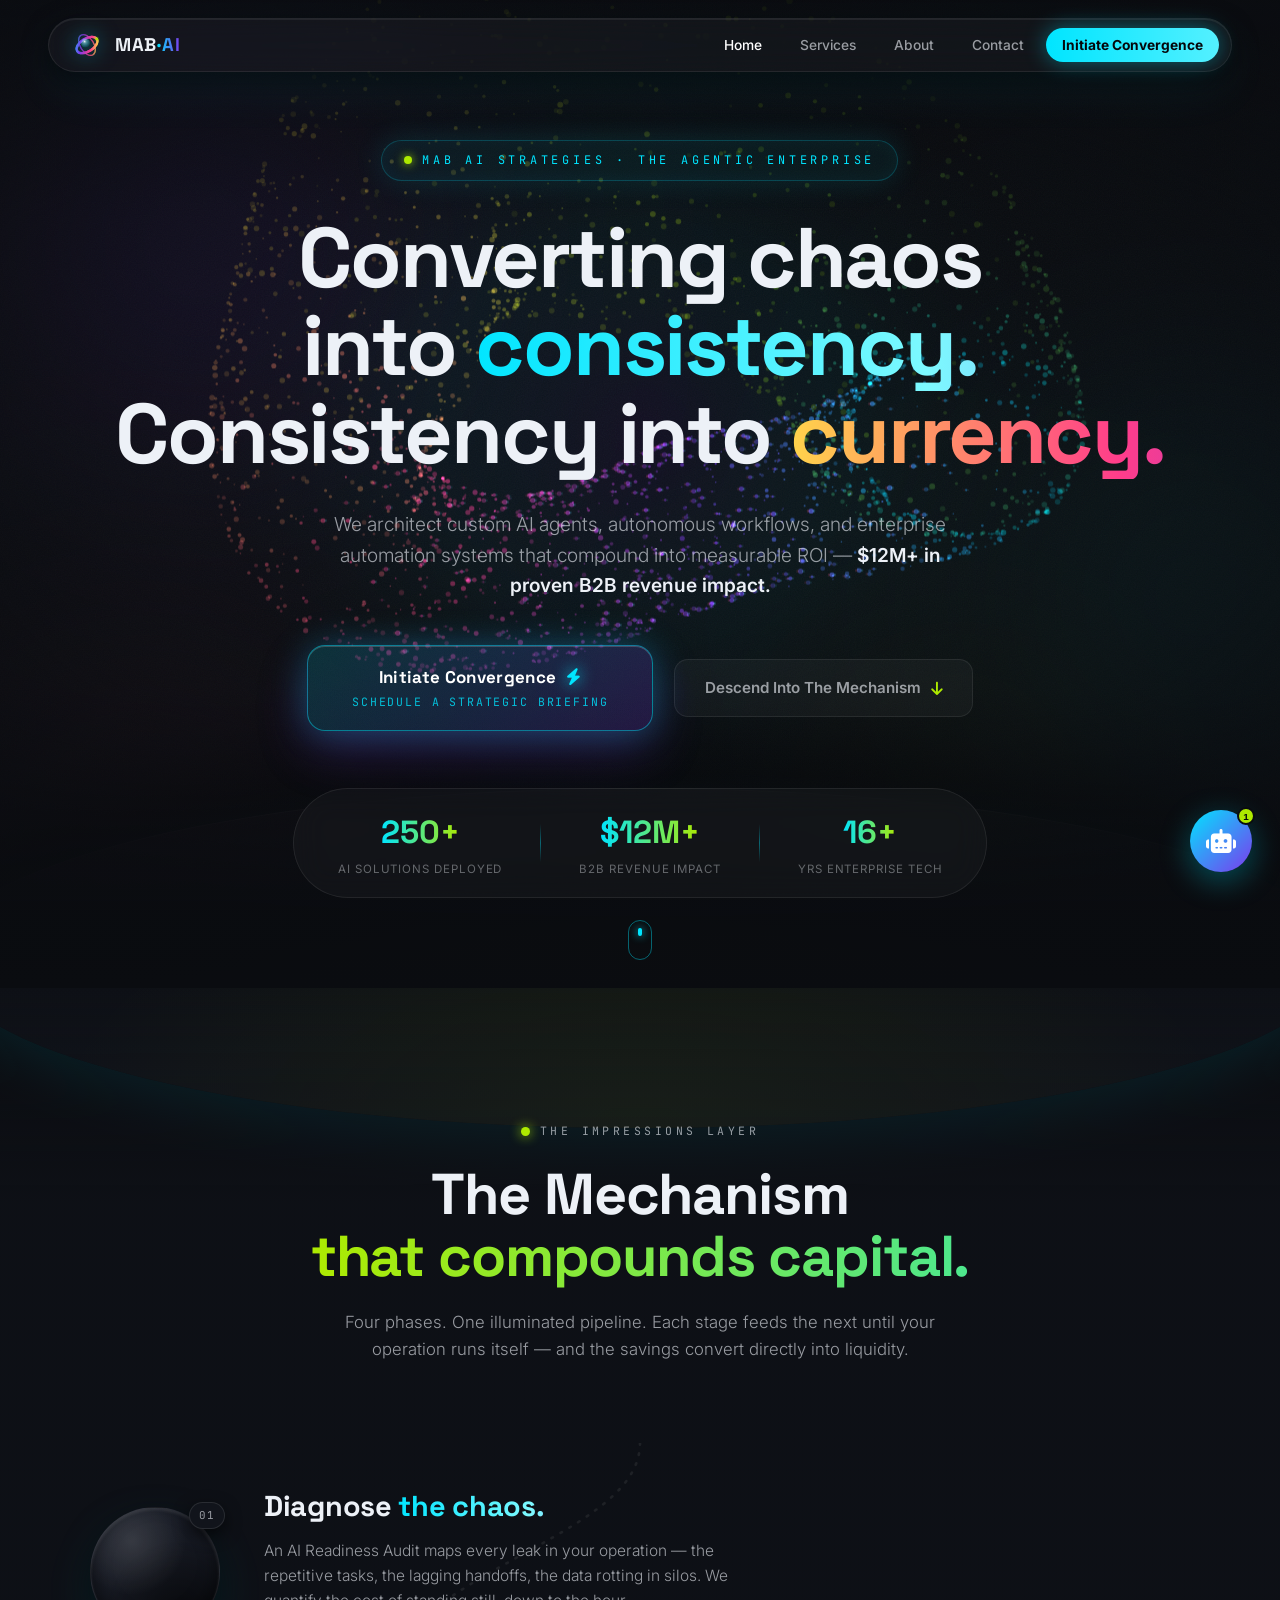
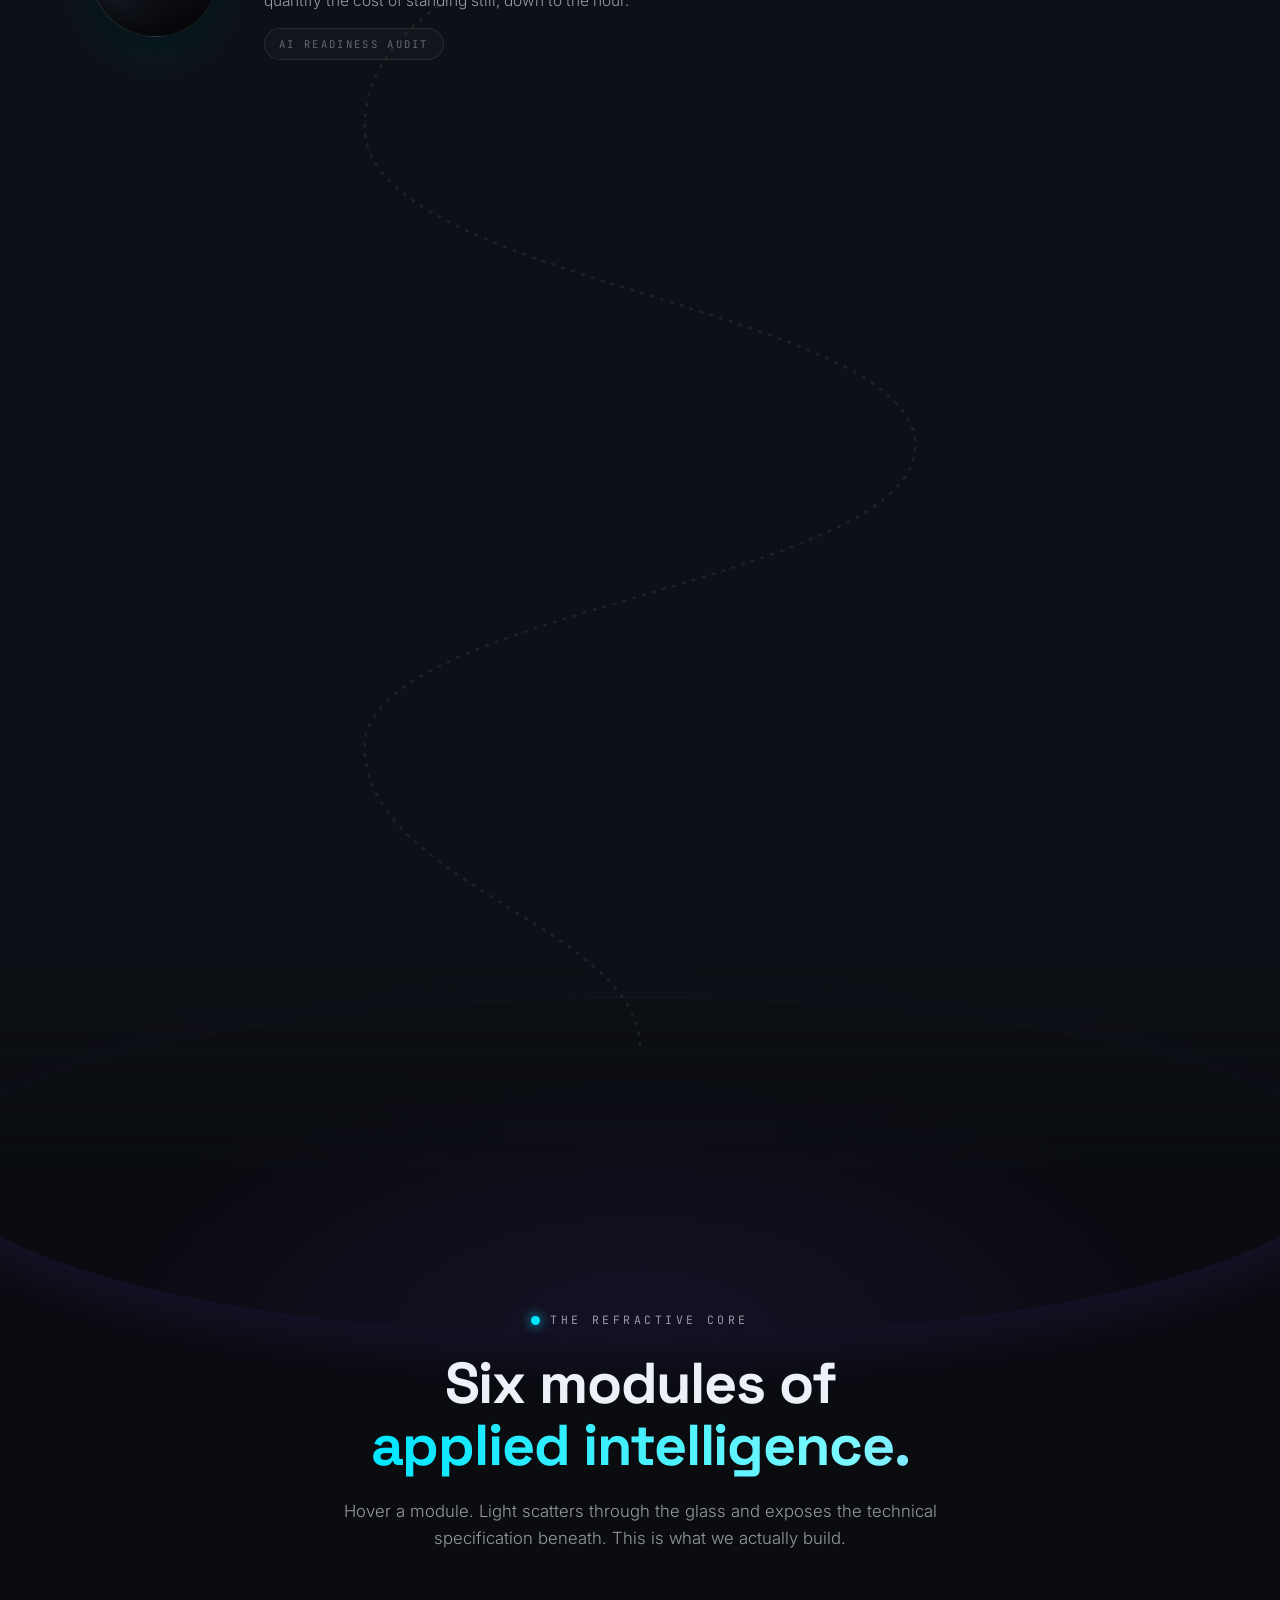
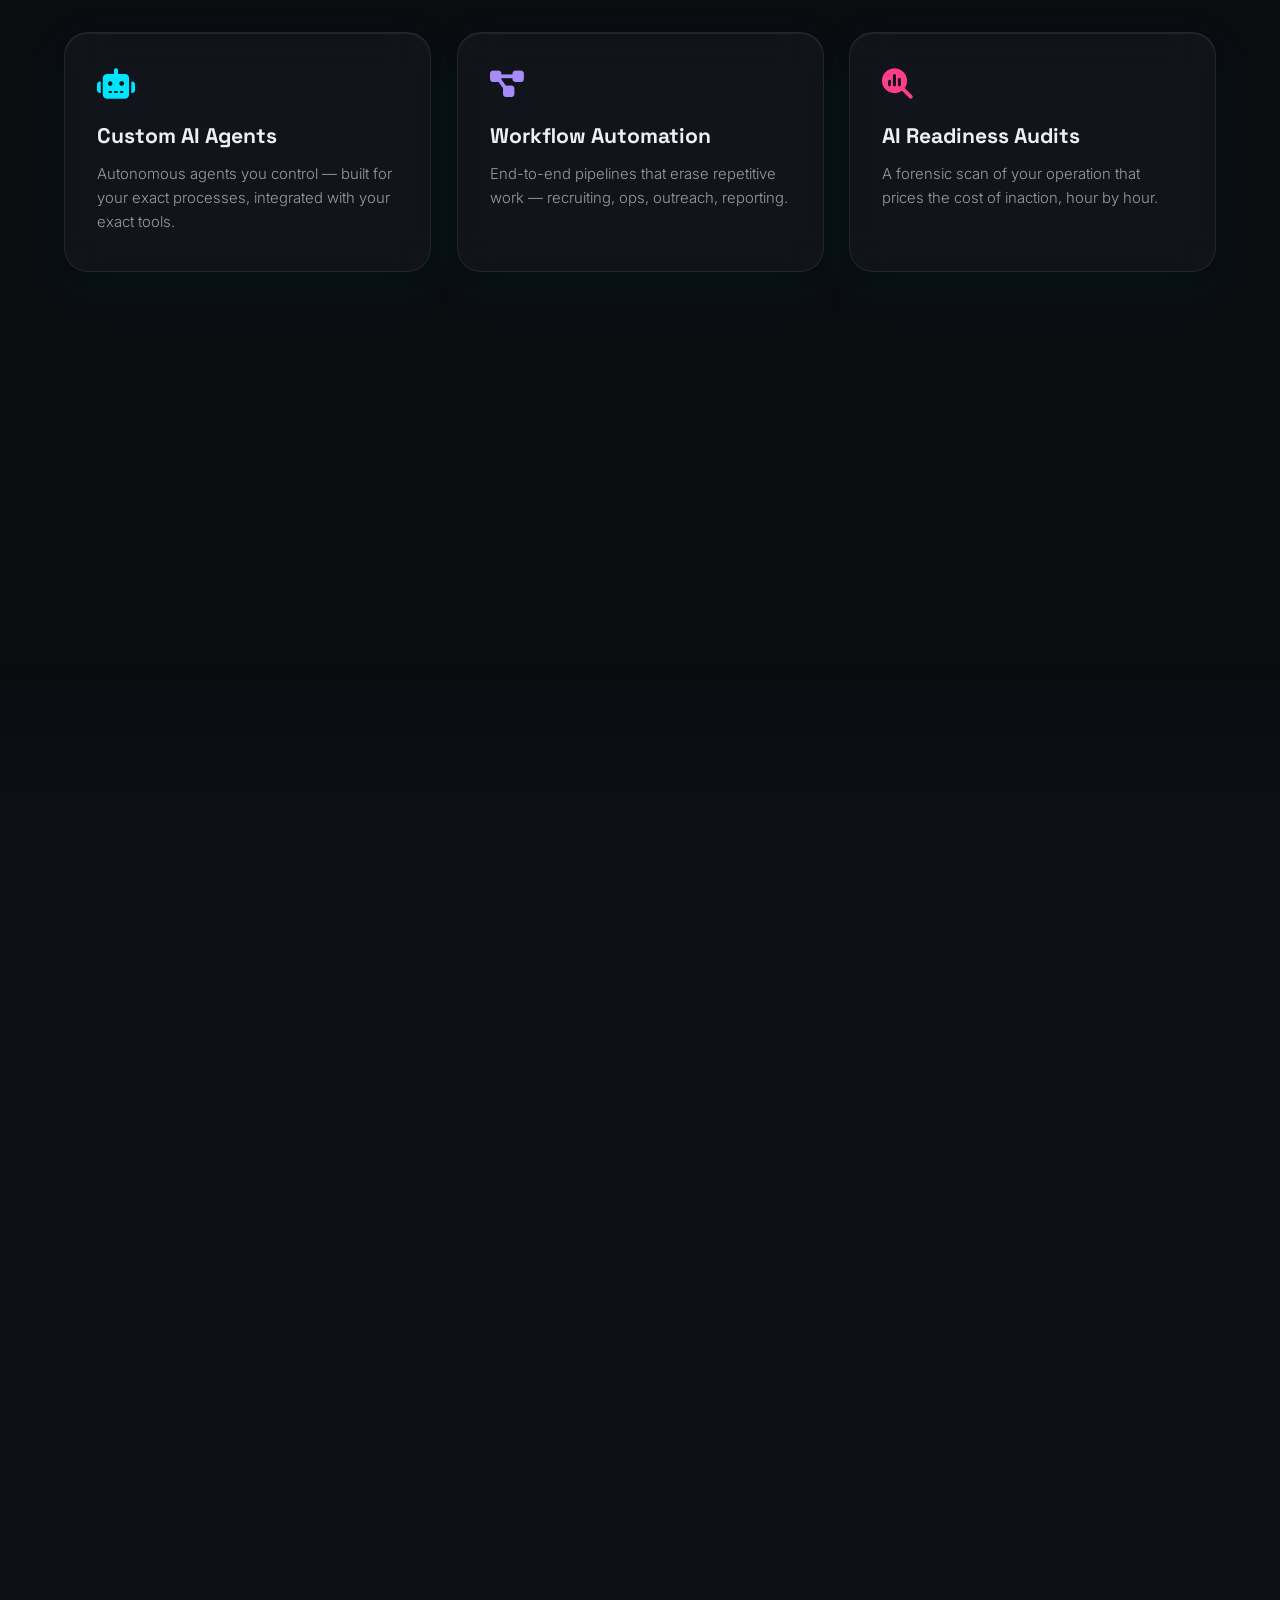
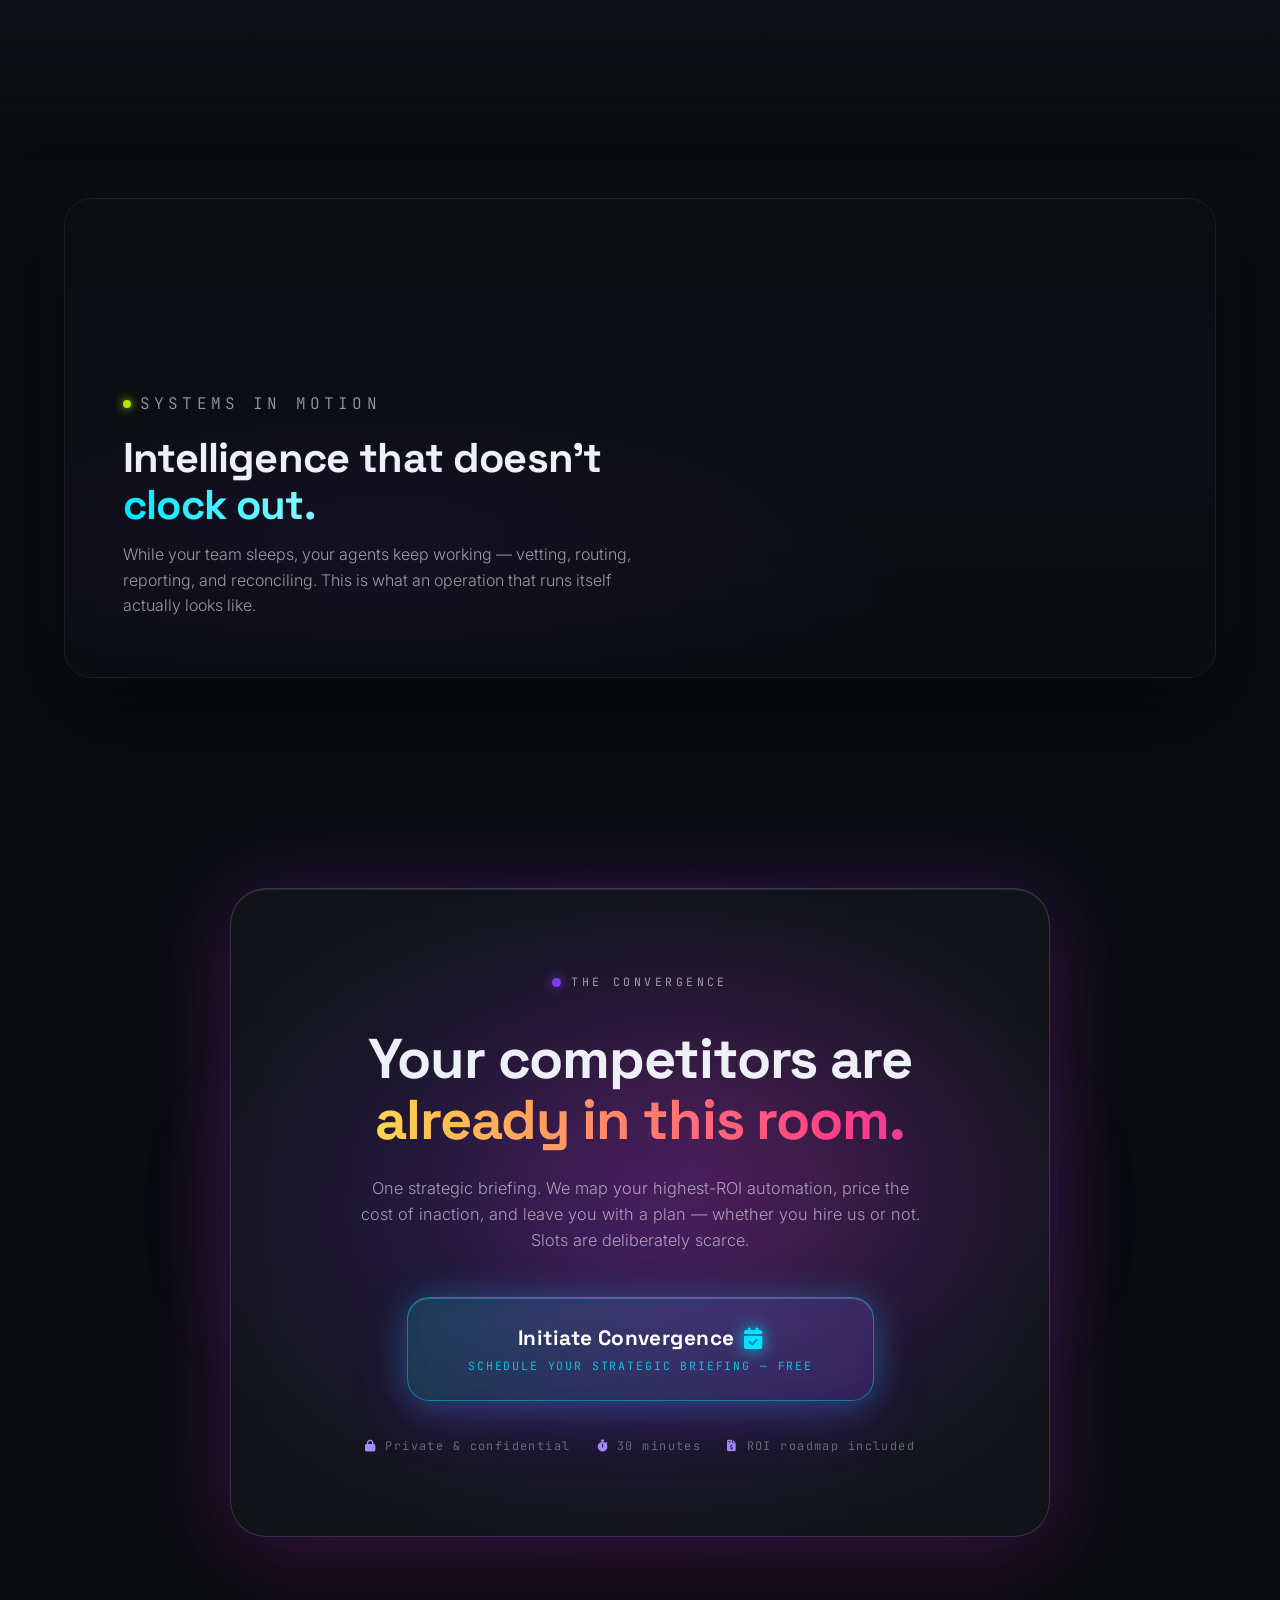
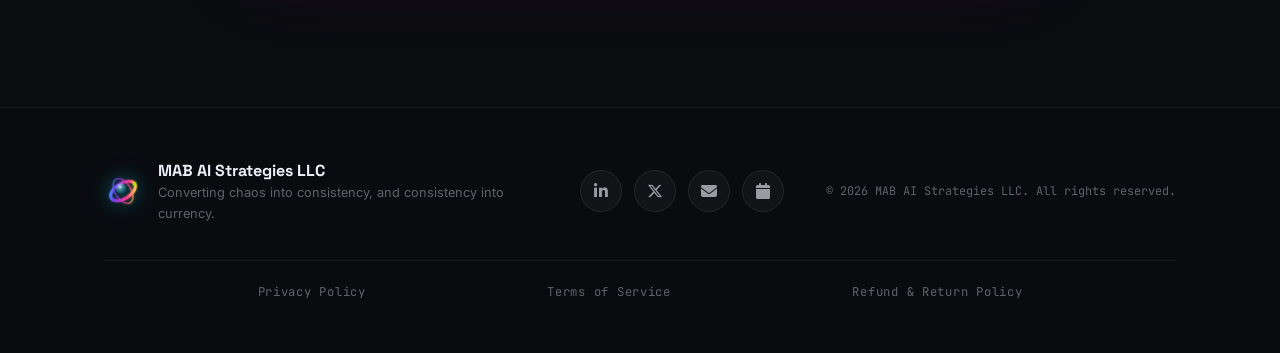
<file: index.html>
<!DOCTYPE html>
<html lang="en" class="scroll-smooth">
<head>
<meta charset="UTF-8">
<meta name="viewport" content="width=device-width, initial-scale=1.0">
<title>MAB AI Strategies — The Agentic Enterprise</title>
<meta name="description" content="Custom AI agents, intelligent workflows, and automation systems that deliver measurable ROI — backed by $12M+ in proven B2B revenue impact. Converting chaos into consistency, and consistency into currency.">
<link rel="canonical" href="https://www.mabaistrategies.com/">
<meta name="theme-color" content="#0A0C10">
<meta property="og:title" content="MAB AI Strategies — The Agentic Enterprise">
<meta property="og:description" content="Converting chaos into consistency, and consistency into currency.">
<meta property="og:type" content="website">
<meta property="og:url" content="https://www.mabaistrategies.com/">
<meta property="og:image" content="https://www.mabaistrategies.com/assets/og-image.svg">
<meta name="twitter:card" content="summary_large_image">
<meta name="twitter:title" content="MAB AI Strategies — The Agentic Enterprise">
<meta name="twitter:description" content="Converting chaos into consistency, and consistency into currency.">
<meta name="twitter:image" content="https://www.mabaistrategies.com/assets/og-image.svg">
<link rel="icon" href="assets/favicon.svg" type="image/svg+xml">
<link rel="apple-touch-icon" href="assets/favicon.svg">
<link rel="preconnect" href="https://fonts.googleapis.com">
<link rel="preconnect" href="https://fonts.gstatic.com" crossorigin>
<link href="https://fonts.googleapis.com/css2?family=Inter:wght@300;400;500;600;700;800;900&family=Space+Grotesk:wght@400;500;600;700&family=JetBrains+Mono:wght@400;500&display=swap" rel="stylesheet">
<link rel="stylesheet" href="https://cdn.jsdelivr.net/npm/@fortawesome/fontawesome-free@6.5.2/css/all.min.css">
<link rel="stylesheet" href="css/style.css">
<link rel="stylesheet" href="css/pages.css">
</head>
<body>

<!-- ════════ AMBIENT DEPTH LAYER ════════ -->
<div id="cosmos" aria-hidden="true">
  <div class="nebula nebula--violet"></div>
  <div class="nebula nebula--cyan"></div>
  <div class="nebula nebula--magenta"></div>
  <div class="nebula nebula--lime"></div>
  <canvas id="particle-field"></canvas>
  <div class="grain-overlay"></div>
</div>

<!-- ════════ NAVIGATION ════════ -->
<header id="site-nav">
  <nav class="nav-shell glass-sheet">
    <a href="index.html" class="nav-brand" id="nav-brand" aria-label="MAB AI Strategies — home">
      <span class="brand-orb"></span>
      <span class="brand-word">MAB<em>·AI</em></span>
    </a>
    <ul class="nav-links" id="nav-links">
      <li><a href="index.html" class="nav-link">Home</a></li>
      <li><a href="services.html" class="nav-link">Services</a></li>
      <li><a href="about.html" class="nav-link">About</a></li>
      <li><a href="contact.html" class="nav-link">Contact</a></li>
      <li><a href="contact.html" class="nav-link nav-link--cta magnetic">Initiate Convergence</a></li>
    </ul>
    <button class="nav-burger" id="nav-burger" aria-label="Open menu">
      <span></span><span></span><span></span>
    </button>
  </nav>
</header>

<main>

<!-- ════════ 1 · HERO — THE LIQUID IRIDESCENT TORUS ════════ -->
<section id="hero-section">
  <canvas id="torus-canvas" aria-hidden="true"></canvas>
  <div class="hero-vignette" aria-hidden="true"></div>

  <div class="hero-content">
    <p class="hero-kicker reveal" data-reveal>
      <span class="kicker-pulse"></span>MAB AI STRATEGIES&nbsp;·&nbsp;THE AGENTIC ENTERPRISE
    </p>

    <h1 class="hero-headline">
      <span class="line"><span class="kinetic-word" data-text="Converting">Converting</span> <span class="kinetic-word kinetic-word--ghost" data-text="chaos">chaos</span></span>
      <span class="line"><span class="kinetic-word kinetic-word--ghost" data-text="into">into</span> <span class="kinetic-word grad-cyan" data-text="consistency.">consistency.</span></span>
      <span class="line"><span class="kinetic-word kinetic-word--ghost" data-text="Consistency">Consistency</span> <span class="kinetic-word kinetic-word--ghost" data-text="into">into</span> <span class="kinetic-word grad-aurora" data-text="currency.">currency.</span></span>
    </h1>

    <p class="hero-sub reveal" data-reveal style="--d:.25s">
      We architect custom AI agents, autonomous workflows, and enterprise automation systems
      that compound into measurable ROI — <strong>$12M+ in proven B2B revenue impact.</strong>
    </p>

    <div class="hero-cta-row reveal" data-reveal style="--d:.4s">
      <a href="https://calendar.app.google/kuwKF2VrDuyvdfN9A" target="_blank" rel="noopener noreferrer" class="btn-convergence magnetic" id="hero-cta">
        <span class="btn-pulse" aria-hidden="true"></span>
        <span class="btn-label">Initiate Convergence <i class="fa-solid fa-bolt"></i></span>
        <span class="btn-sublabel">Schedule a Strategic Briefing</span>
      </a>
      <a href="#mechanism-section" class="btn-ghost magnetic">
        Descend Into The Mechanism <i class="fa-solid fa-arrow-down"></i>
      </a>
    </div>

    <ul class="hero-ticker reveal" data-reveal style="--d:.55s">
      <li><strong data-count="250" data-suffix="+">0</strong><span>AI solutions deployed</span></li>
      <li class="ticker-divide"></li>
      <li><strong data-count="12" data-prefix="$" data-suffix="M+">0</strong><span>B2B revenue impact</span></li>
      <li class="ticker-divide"></li>
      <li><strong data-count="16" data-suffix="+">0</strong><span>yrs enterprise tech</span></li>
    </ul>
  </div>

  <div class="scroll-cue" aria-hidden="true"><span></span></div>
</section>

<!-- ════════ 2 · IMPRESSIONS LAYER — THE MECHANISM PIPELINE ════════ -->
<section id="mechanism-section">
  <div class="section-disc section-disc--top" aria-hidden="true"></div>

  <div class="section-head reveal" data-reveal>
    <p class="section-eyebrow"><span class="eyebrow-dot lime"></span>THE IMPRESSIONS LAYER</p>
    <h2 class="section-title kinetic-h">The Mechanism<br><span class="grad-lime">that compounds capital.</span></h2>
    <p class="section-lede">Four phases. One illuminated pipeline. Each stage feeds the next until your
    operation runs itself — and the savings convert directly into liquidity.</p>
  </div>

  <div class="pipeline-wrap">
    <svg id="pipeline-svg" viewBox="0 0 1000 1400" preserveAspectRatio="xMidYMin meet" aria-hidden="true">
      <defs>
        <linearGradient id="pipe-grad" x1="0" y1="0" x2="0" y2="1">
          <stop offset="0%" stop-color="#00E5FF"/>
          <stop offset="35%" stop-color="#7C3AED"/>
          <stop offset="70%" stop-color="#FF3D8A"/>
          <stop offset="100%" stop-color="#AEEA00"/>
        </linearGradient>
        <filter id="pipe-glow" x="-50%" y="-50%" width="200%" height="200%">
          <feGaussianBlur stdDeviation="6" result="b"/>
          <feMerge><feMergeNode in="b"/><feMergeNode in="SourceGraphic"/></feMerge>
        </filter>
      </defs>
      <path id="pipe-base" d="M500,0 C500,120 180,150 180,330 C180,510 820,540 820,700 C820,860 180,890 180,1050 C180,1210 500,1260 500,1400" fill="none"/>
      <path id="pipe-lit"  d="M500,0 C500,120 180,150 180,330 C180,510 820,540 820,700 C820,860 180,890 180,1050 C180,1210 500,1260 500,1400" fill="none" filter="url(#pipe-glow)"/>
      <circle id="pipe-comet" r="7"/>
    </svg>

    <article class="pipe-node pipe-node--left reveal" data-reveal>
      <div class="clay-disc" data-accent="cyan"><span class="clay-num">01</span><i class="fa-solid fa-radar"></i></div>
      <div class="pipe-copy">
        <h3>Diagnose <span class="grad-cyan">the chaos.</span></h3>
        <p>An AI Readiness Audit maps every leak in your operation — the repetitive tasks, the lagging
        handoffs, the data rotting in silos. We quantify the cost of standing still, down to the hour.</p>
        <span class="pipe-tag">AI READINESS AUDIT</span>
      </div>
    </article>

    <article class="pipe-node pipe-node--right reveal" data-reveal>
      <div class="clay-disc" data-accent="violet"><span class="clay-num">02</span><i class="fa-solid fa-compass-drafting"></i></div>
      <div class="pipe-copy">
        <h3>Architect <span class="grad-violet">the agents.</span></h3>
        <p>Custom AI agents engineered around your stack — not bolted on top of it. Multi-step reasoning,
        tool use, and guardrails designed by architects with 16+ years in mid-market &amp; enterprise tech.</p>
        <span class="pipe-tag">CUSTOM AGENT ARCHITECTURE</span>
      </div>
    </article>

    <article class="pipe-node pipe-node--left reveal" data-reveal>
      <div class="clay-disc" data-accent="magenta"><span class="clay-num">03</span><i class="fa-solid fa-infinity"></i></div>
      <div class="pipe-copy">
        <h3>Automate <span class="grad-aurora">around the clock.</span></h3>
        <p>Workflows that never sleep. One deployment vetted candidates, ran outreach, and handled onboarding
        autonomously — returning <strong>15 hours per week</strong> to a Director of Staff and roughly
        <strong>$40K in annual net liquidity.</strong></p>
        <span class="pipe-tag">24/7 WORKFLOW AUTOMATION</span>
      </div>
    </article>

    <article class="pipe-node pipe-node--right reveal" data-reveal>
      <div class="clay-disc" data-accent="lime"><span class="clay-num">04</span><i class="fa-solid fa-chart-line"></i></div>
      <div class="pipe-copy">
        <h3>Amplify <span class="grad-lime">into currency.</span></h3>
        <p>Reclaimed hours become training, strategy, and growth. Our clients have measured near-10% YoY
        output gains from redeployed human focus alone. Consistency, converted into currency.</p>
        <span class="pipe-tag">MEASURABLE ROI · $12M+ IMPACT</span>
      </div>
    </article>
  </div>
</section>

<!-- ════════ 3 · THE REFRACTIVE CORE — SERVICES ════════ -->
<section id="core-section">
  <div class="section-disc section-disc--violet" aria-hidden="true"></div>

  <div class="section-head reveal" data-reveal>
    <p class="section-eyebrow"><span class="eyebrow-dot cyan"></span>THE REFRACTIVE CORE</p>
    <h2 class="section-title kinetic-h">Six modules of<br><span class="grad-cyan">applied intelligence.</span></h2>
    <p class="section-lede">Hover a module. Light scatters through the glass and exposes the technical
    specification beneath. This is what we actually build.</p>
  </div>

  <div class="core-grid">

    <article class="core-card glass-sheet reveal" data-reveal data-accent="cyan">
      <div class="card-scatter" aria-hidden="true"></div>
      <div class="card-face">
        <i class="fa-solid fa-robot card-icon"></i>
        <h3>Custom AI Agents</h3>
        <p>Autonomous agents you control — built for your exact processes, integrated with your exact tools.</p>
      </div>
      <div class="card-specs">
        <p class="spec-title">// TECHNICAL SPECIFICATION</p>
        <ul>
          <li><i class="fa-solid fa-angle-right"></i> Multi-step reasoning &amp; tool orchestration</li>
          <li><i class="fa-solid fa-angle-right"></i> LangGraph · CrewAI v0.9 · AG2 · Agents SDK</li>
          <li><i class="fa-solid fa-angle-right"></i> Human-in-the-loop guardrails &amp; audit logs</li>
          <li><i class="fa-solid fa-angle-right"></i> o3 · Claude 4 · Gemini 2.5 Pro · Llama 4</li>
        </ul>
      </div>
    </article>

    <article class="core-card glass-sheet reveal" data-reveal data-accent="violet">
      <div class="card-scatter" aria-hidden="true"></div>
      <div class="card-face">
        <i class="fa-solid fa-diagram-project card-icon"></i>
        <h3>Workflow Automation</h3>
        <p>End-to-end pipelines that erase repetitive work — recruiting, ops, outreach, reporting.</p>
      </div>
      <div class="card-specs">
        <p class="spec-title">// TECHNICAL SPECIFICATION</p>
        <ul>
          <li><i class="fa-solid fa-angle-right"></i> 24/7 autonomous execution, zero idle time</li>
          <li><i class="fa-solid fa-angle-right"></i> 15+ hrs/week reclaimed per deployment</li>
          <li><i class="fa-solid fa-angle-right"></i> Event-driven triggers &amp; failure recovery</li>
          <li><i class="fa-solid fa-angle-right"></i> Native CRM / ATS / ERP integrations</li>
        </ul>
      </div>
    </article>

    <article class="core-card glass-sheet reveal" data-reveal data-accent="magenta">
      <div class="card-scatter" aria-hidden="true"></div>
      <div class="card-face">
        <i class="fa-solid fa-magnifying-glass-chart card-icon"></i>
        <h3>AI Readiness Audits</h3>
        <p>A forensic scan of your operation that prices the cost of inaction, hour by hour.</p>
      </div>
      <div class="card-specs">
        <p class="spec-title">// TECHNICAL SPECIFICATION</p>
        <ul>
          <li><i class="fa-solid fa-angle-right"></i> Process mining &amp; bottleneck quantification</li>
          <li><i class="fa-solid fa-angle-right"></i> ROI-ranked automation roadmap</li>
          <li><i class="fa-solid fa-angle-right"></i> Data-maturity &amp; security assessment</li>
          <li><i class="fa-solid fa-angle-right"></i> Executive briefing deliverable</li>
        </ul>
      </div>
    </article>

    <article class="core-card glass-sheet reveal" data-reveal data-accent="lime">
      <div class="card-scatter" aria-hidden="true"></div>
      <div class="card-face">
        <i class="fa-solid fa-bolt-lightning card-icon"></i>
        <h3>Real-Time Data Synthesis</h3>
        <p>Live signals fused into a single intelligence layer your agents — and your board — act on.</p>
      </div>
      <div class="card-specs">
        <p class="spec-title">// TECHNICAL SPECIFICATION</p>
        <ul>
          <li><i class="fa-solid fa-angle-right"></i> Streaming ingestion &amp; vector retrieval</li>
          <li><i class="fa-solid fa-angle-right"></i> RAG pipelines over proprietary data</li>
          <li><i class="fa-solid fa-angle-right"></i> Python · FastAPI · PostgreSQL core</li>
          <li><i class="fa-solid fa-angle-right"></i> Live KPI dashboards &amp; alerting</li>
        </ul>
      </div>
    </article>

    <article class="core-card glass-sheet reveal" data-reveal data-accent="cyan">
      <div class="card-scatter" aria-hidden="true"></div>
      <div class="card-face">
        <i class="fa-solid fa-chess-king card-icon"></i>
        <h3>Fractional AI Architecture</h3>
        <p>Principal-level AI leadership embedded in your org — without the principal-level payroll.</p>
      </div>
      <div class="card-specs">
        <p class="spec-title">// TECHNICAL SPECIFICATION</p>
        <ul>
          <li><i class="fa-solid fa-angle-right"></i> 16+ yrs mid-market &amp; enterprise tech</li>
          <li><i class="fa-solid fa-angle-right"></i> Strategy → build → deploy ownership</li>
          <li><i class="fa-solid fa-angle-right"></i> Vendor-neutral stack selection</li>
          <li><i class="fa-solid fa-angle-right"></i> SOC 2 / GDPR-aware governance</li>
        </ul>
      </div>
    </article>

    <article class="core-card glass-sheet reveal" data-reveal data-accent="violet">
      <div class="card-scatter" aria-hidden="true"></div>
      <div class="card-face">
        <i class="fa-solid fa-window-restore card-icon"></i>
        <h3>Conversion Web Experiences</h3>
        <p>High-velocity, AI-instrumented web properties engineered to turn attention into pipeline.</p>
      </div>
      <div class="card-specs">
        <p class="spec-title">// TECHNICAL SPECIFICATION</p>
        <ul>
          <li><i class="fa-solid fa-angle-right"></i> Cinematic interaction &amp; motion systems</li>
          <li><i class="fa-solid fa-angle-right"></i> Embedded scheduling &amp; lead capture</li>
          <li><i class="fa-solid fa-angle-right"></i> Performance-budgeted, edge-deployed</li>
          <li><i class="fa-solid fa-angle-right"></i> Analytics-wired conversion loops</li>
        </ul>
      </div>
    </article>

  </div>
</section>

<!-- ════════ 4 · PROOF — TACTILE DISCS ════════ -->
<section id="proof-section">
  <div class="section-head reveal" data-reveal>
    <p class="section-eyebrow"><span class="eyebrow-dot magenta"></span>FIELD EVIDENCE</p>
    <h2 class="section-title kinetic-h">Numbers that survived<br><span class="grad-aurora">contact with reality.</span></h2>
  </div>

  <div class="proof-grid">
    <div class="proof-disc reveal" data-reveal data-accent="cyan">
      <div class="disc-ring" aria-hidden="true"></div>
      <strong data-count="250" data-suffix="+">0</strong>
      <span>Custom AI solutions built for businesses like yours</span>
    </div>
    <div class="proof-disc reveal" data-reveal data-accent="violet">
      <div class="disc-ring" aria-hidden="true"></div>
      <strong data-count="12" data-prefix="$" data-suffix="M+">0</strong>
      <span>Proven B2B revenue impact, measured — not estimated</span>
    </div>
    <div class="proof-disc reveal" data-reveal data-accent="magenta">
      <div class="disc-ring" aria-hidden="true"></div>
      <strong data-count="15" data-suffix="+">0</strong>
      <span>Hours saved per week, per deployment</span>
    </div>
    <div class="proof-disc reveal" data-reveal data-accent="lime">
      <div class="disc-ring" aria-hidden="true"></div>
      <strong data-count="16" data-suffix="+">0</strong>
      <span>Years in mid-market &amp; enterprise technology</span>
    </div>
  </div>

  <figure class="proof-quote glass-sheet reveal" data-reveal>
    <blockquote>
      “The autonomous hiring agent saved me almost <em>15 hours on staffing per week.</em>
      I finally focused on training — and output rose nearly 10% year over year.
      My estimate: about <em>$40,000 in annual net liquidity.</em>”
    </blockquote>
    <figcaption>— Director of Staff, MAB AI client deployment</figcaption>
  </figure>
</section>

<!-- ════════ 4.5 · THE AGENTIC ENTERPRISE — IN MOTION ════════ -->
<section class="motion-section">
  <div class="motion-band reveal" data-reveal>
    <video class="motion-band__video" autoplay muted loop playsinline preload="metadata" aria-hidden="true">
      <source src="media/agentic-loop-01.mp4" type="video/mp4">
    </video>
    <div class="motion-band__scrim" aria-hidden="true"></div>
    <div class="motion-band__copy">
      <p class="motion-band__tag"><span class="kicker-pulse"></span>SYSTEMS IN MOTION</p>
      <h2>Intelligence that doesn't <span class="grad-cyan">clock out.</span></h2>
      <p>While your team sleeps, your agents keep working — vetting, routing, reporting, and
      reconciling. This is what an operation that runs itself actually looks like.</p>
    </div>
  </div>
</section>

<!-- ════════ 5 · THE CONVERGENCE — FINAL CTA ════════ -->
<section id="convergence-section">
  <div class="convergence-aura" aria-hidden="true"></div>
  <div class="convergence-node glass-sheet reveal" data-reveal>
    <p class="section-eyebrow centered"><span class="eyebrow-dot violet"></span>THE CONVERGENCE</p>
    <h2 class="convergence-title kinetic-h">
      Your competitors are<br>
      <span class="grad-aurora">already in this room.</span>
    </h2>
    <p class="convergence-lede">
      One strategic briefing. We map your highest-ROI automation, price the cost of inaction,
      and leave you with a plan — whether you hire us or not. Slots are deliberately scarce.
    </p>
    <a href="https://calendar.app.google/kuwKF2VrDuyvdfN9A" target="_blank" rel="noopener noreferrer" class="btn-convergence btn-convergence--xl magnetic" id="final-cta">
      <span class="btn-pulse" aria-hidden="true"></span>
      <span class="btn-label">Initiate Convergence <i class="fa-solid fa-calendar-check"></i></span>
      <span class="btn-sublabel">Schedule Your Strategic Briefing — Free</span>
    </a>
    <ul class="convergence-meta">
      <li><i class="fa-solid fa-lock"></i> Private &amp; confidential</li>
      <li><i class="fa-solid fa-stopwatch"></i> 30 minutes</li>
      <li><i class="fa-solid fa-file-invoice-dollar"></i> ROI roadmap included</li>
    </ul>
  </div>
</section>

</main>

<!-- ════════ FOOTER ════════ -->
<footer id="site-footer">
  <div class="footer-shell">
    <div class="footer-brand">
      <span class="brand-orb"></span>
      <div>
        <p class="footer-name">MAB AI Strategies LLC</p>
        <p class="footer-tag">Converting chaos into consistency, and consistency into currency.</p>
      </div>
    </div>
    <ul class="footer-social">
      <li><a href="https://www.linkedin.com/in/mark-bockrath-a5a1b2196/" target="_blank" rel="noopener noreferrer" aria-label="LinkedIn" class="magnetic"><i class="fa-brands fa-linkedin-in"></i></a></li>
      <li><a href="https://x.com/mab_ai_CEO" target="_blank" rel="noopener noreferrer" aria-label="X / Twitter" class="magnetic"><i class="fa-brands fa-x-twitter"></i></a></li>
      <li><a href="mailto:mark@mabaistrategies.com" aria-label="Email" class="magnetic"><i class="fa-solid fa-envelope"></i></a></li>
      <li><a href="https://calendar.app.google/kuwKF2VrDuyvdfN9A" target="_blank" rel="noopener noreferrer" aria-label="Schedule" class="magnetic"><i class="fa-solid fa-calendar"></i></a></li>
    </ul>
    <p class="footer-legal">© 2026 MAB AI Strategies LLC. All rights reserved.</p>
    <nav class="footer-policies" aria-label="Legal">
      <a href="privacy-policy.html">Privacy Policy</a>
      <a href="terms-of-service.html">Terms of Service</a>
      <a href="refund-policy.html">Refund &amp; Return Policy</a>
    </nav>
  </div>
</footer>

<script src="js/torus.js" defer></script>
<script src="js/main.js" defer></script>
<script src="js/chatbot.js" defer></script>
</body>
</html>
</file>
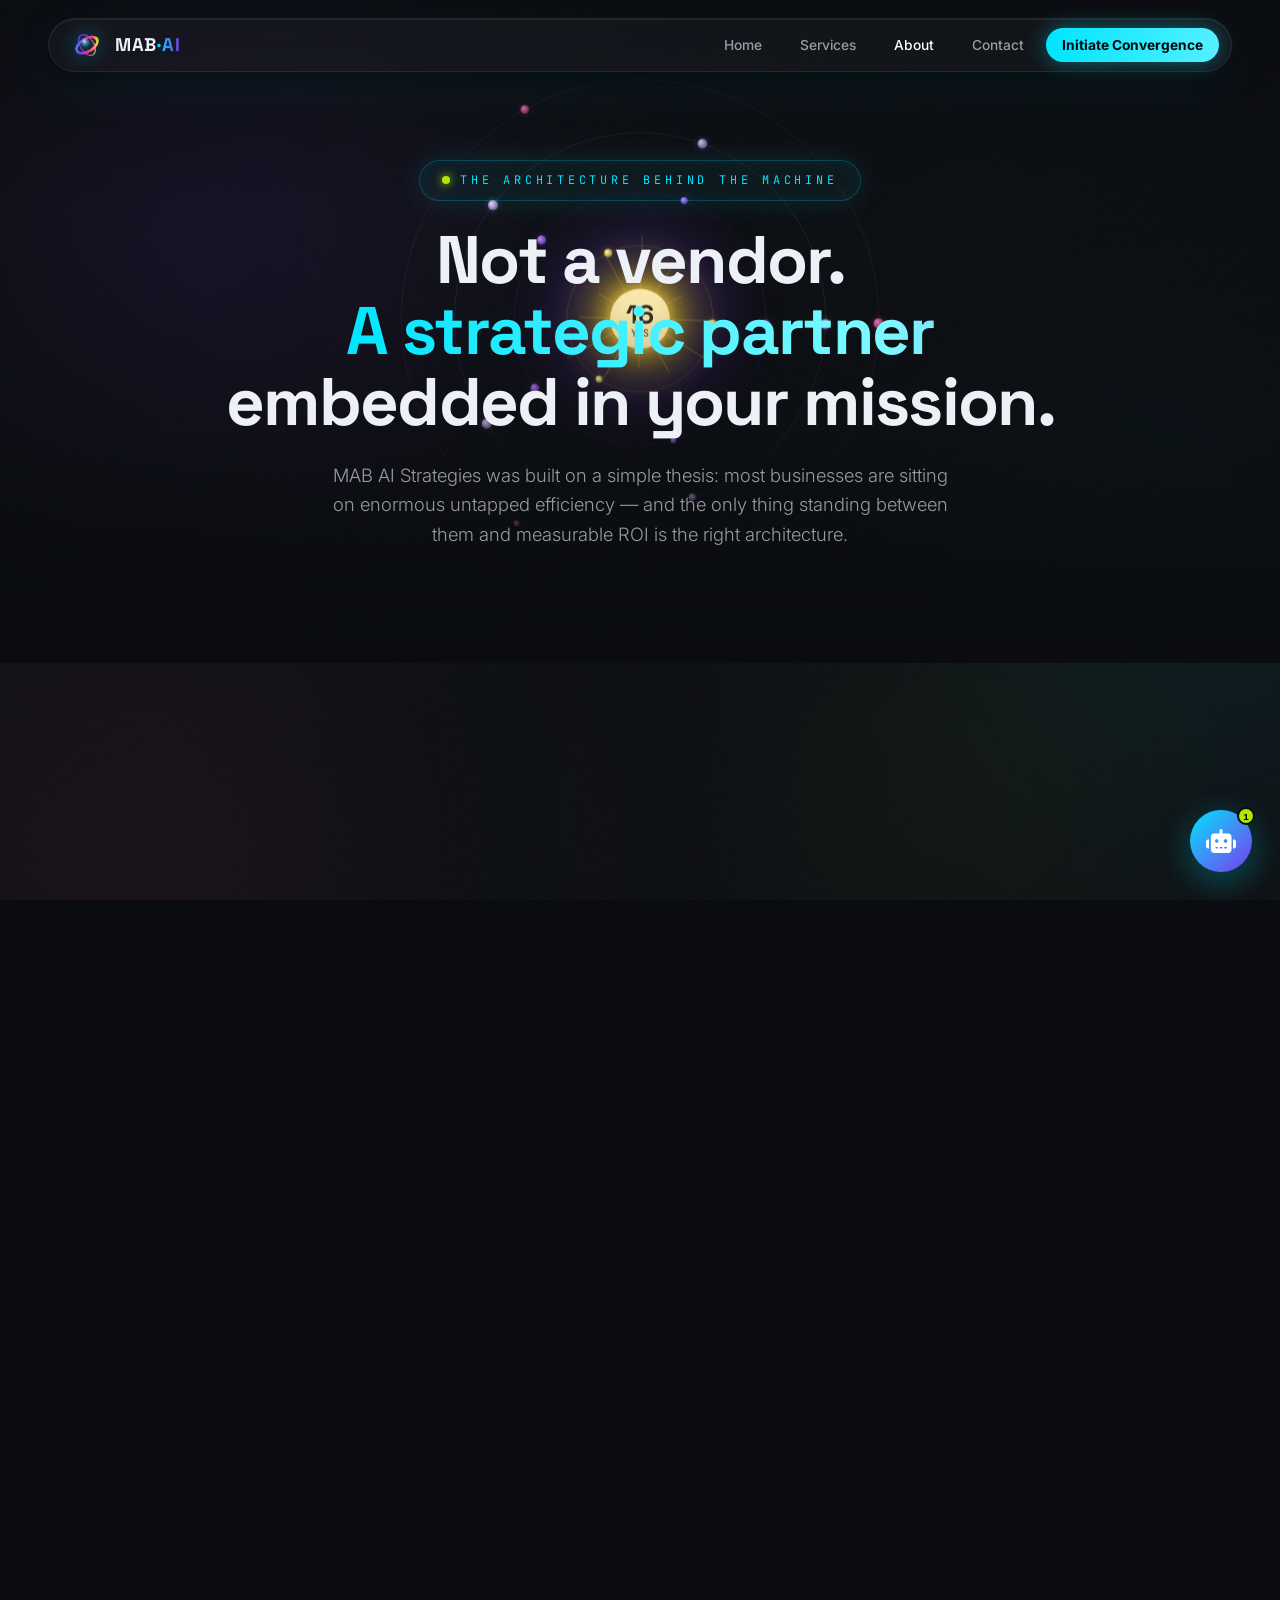
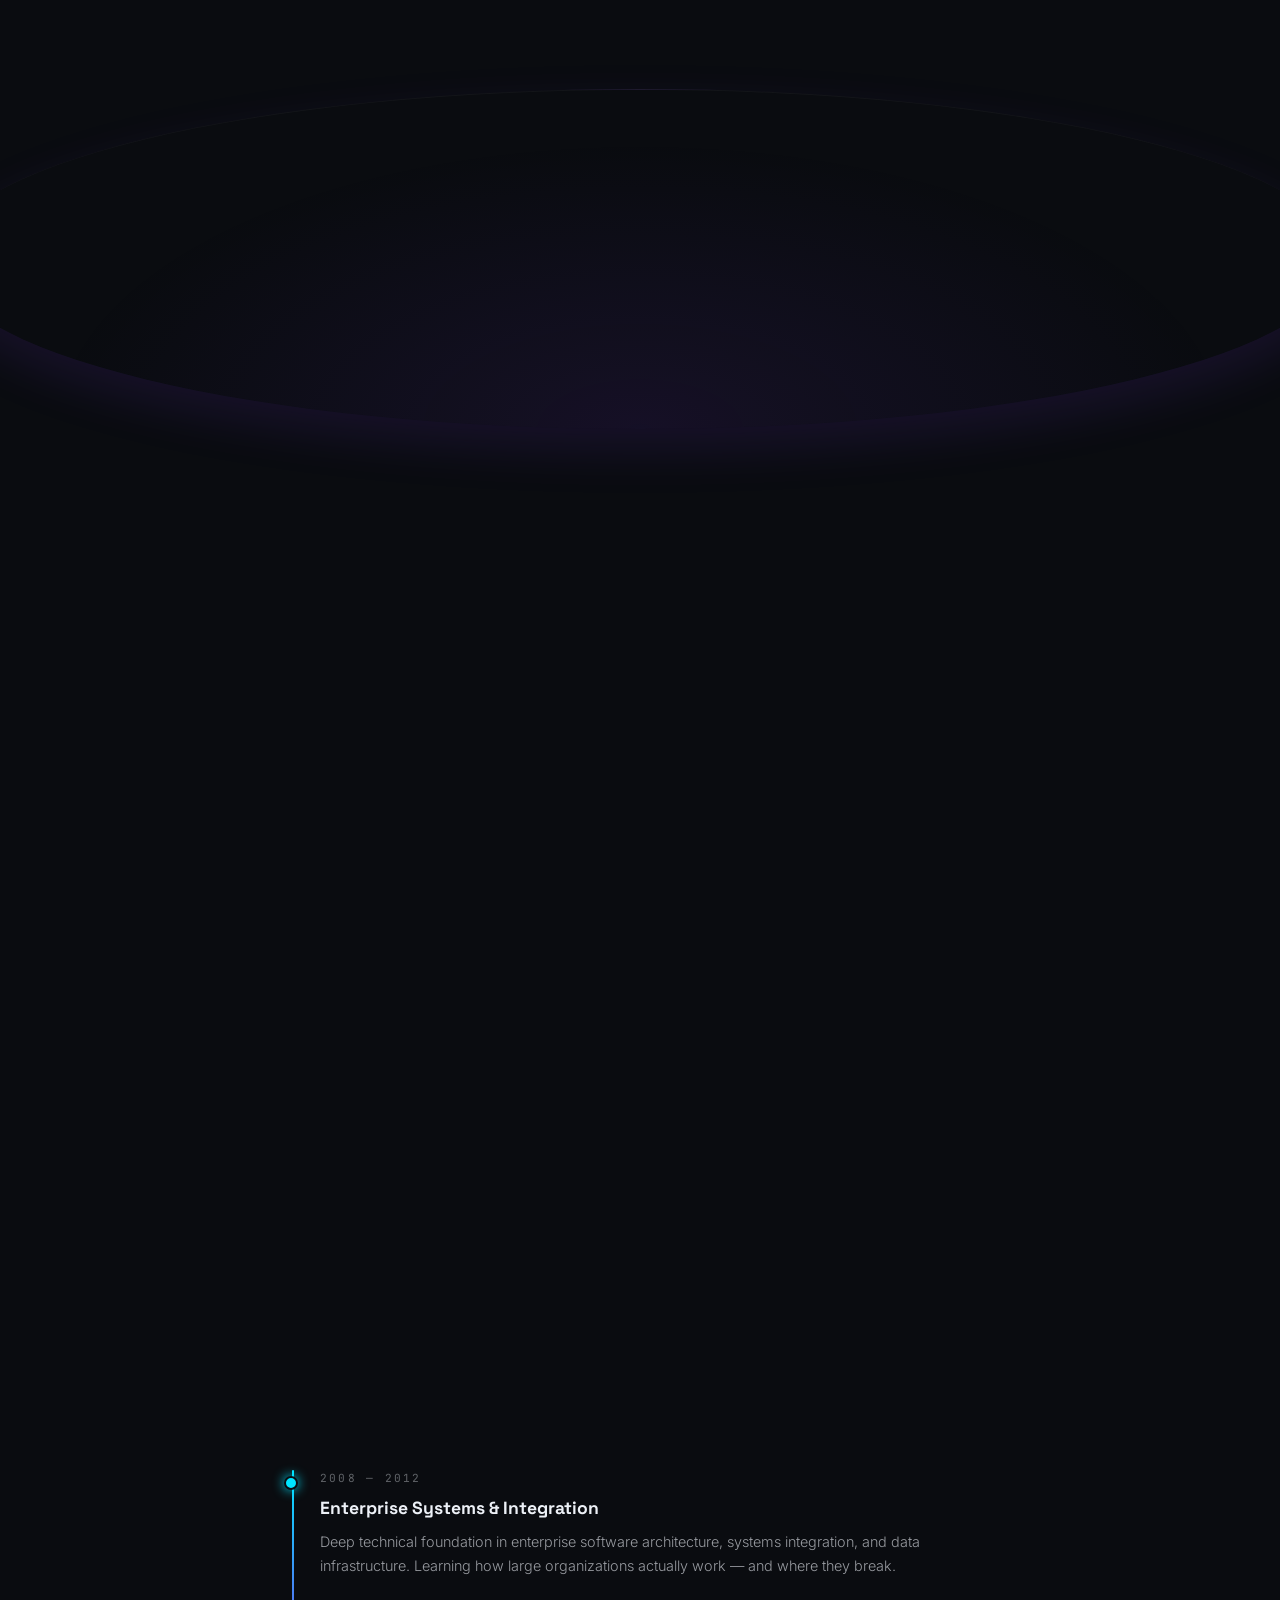
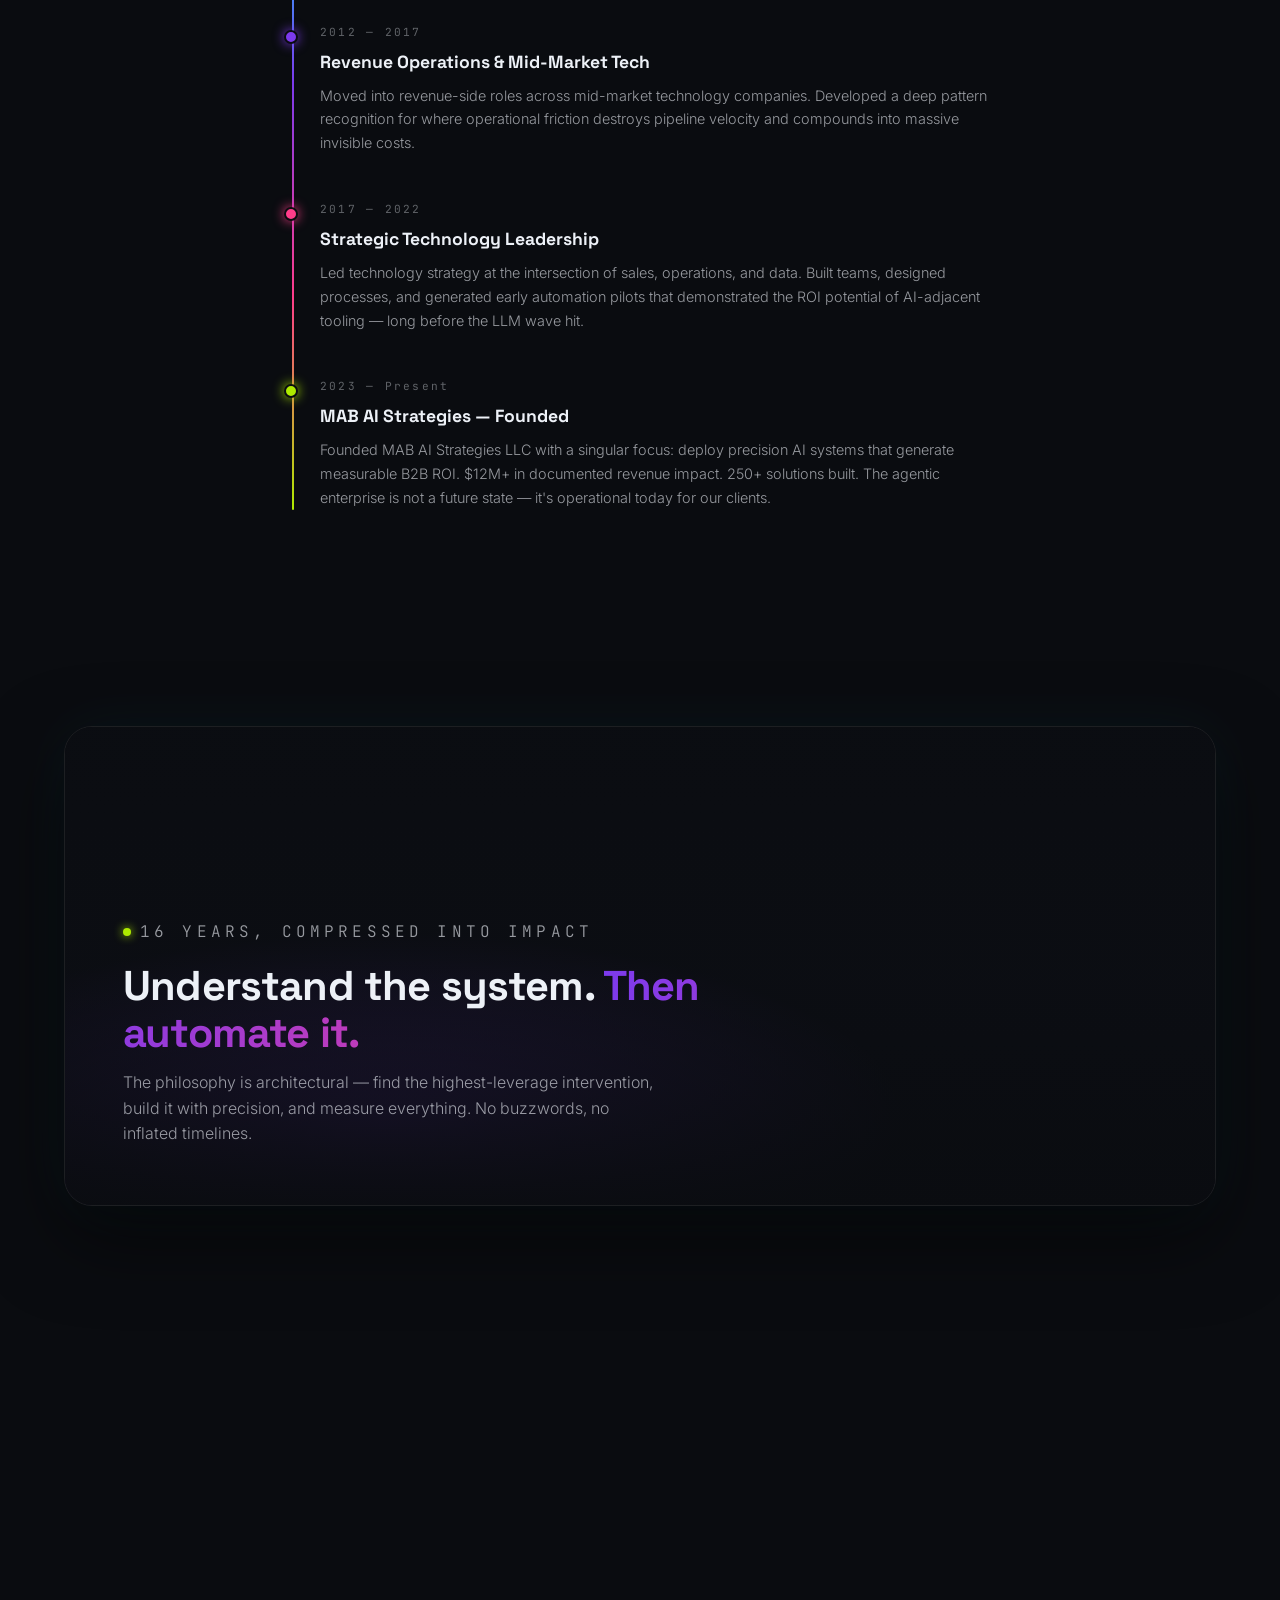
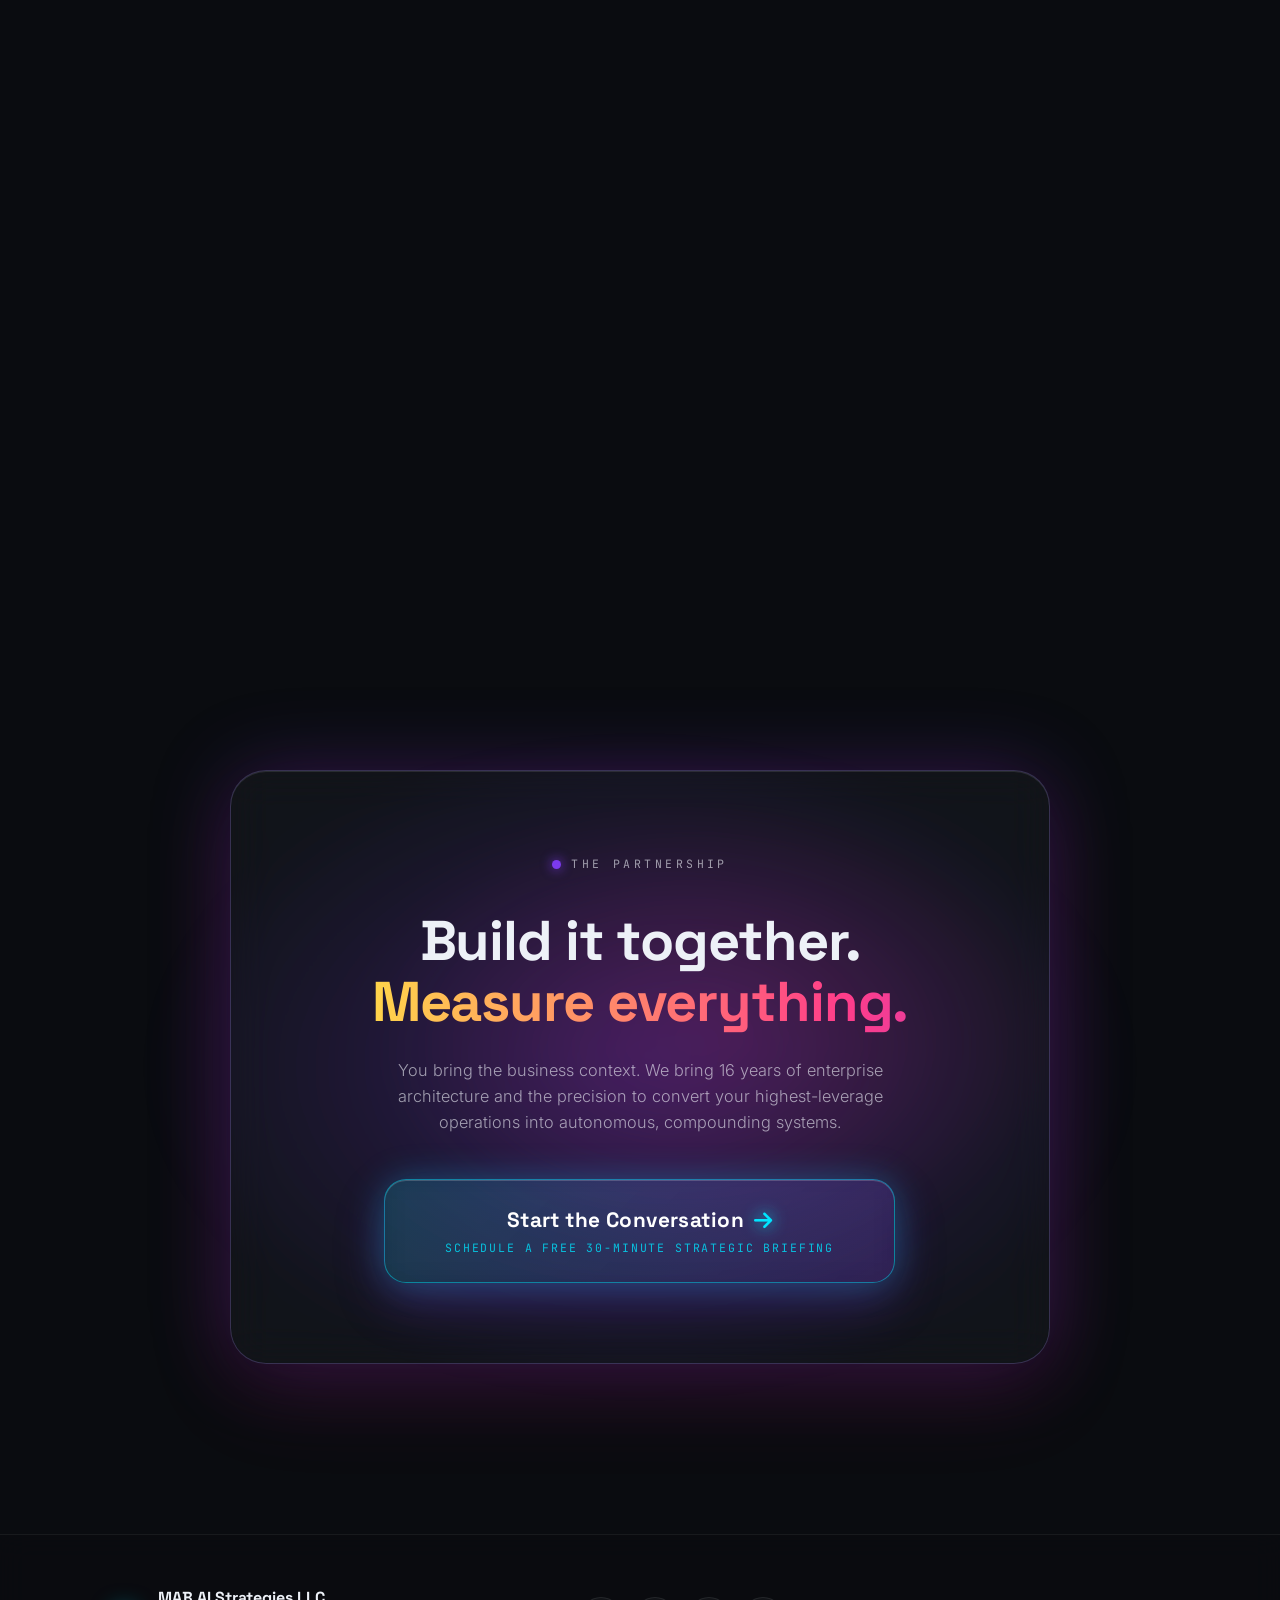
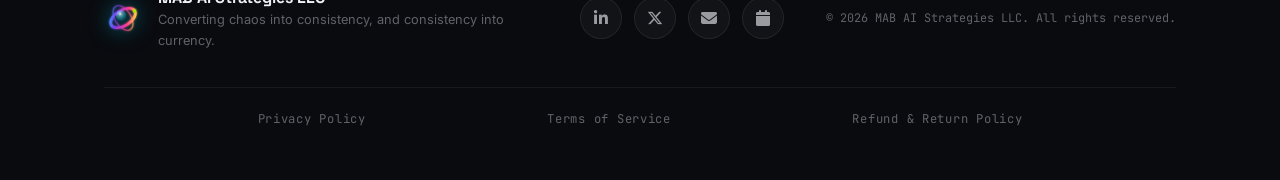
<file: about.html>
<!DOCTYPE html>
<html lang="en" class="scroll-smooth">
<head>
<meta charset="UTF-8">
<meta name="viewport" content="width=device-width, initial-scale=1.0">
<title>About — MAB AI Strategies</title>
<meta name="description" content="Meet Mark Bockrath, Founder & CEO of MAB AI Strategies. 16+ years of mid-market and enterprise technology experience, now fully focused on converting your operational chaos into measurable currency.">
<link rel="canonical" href="https://www.mabaistrategies.com/about.html">
<meta name="theme-color" content="#0A0C10">
<meta property="og:title" content="About — MAB AI Strategies">
<meta property="og:description" content="Mark Bockrath, Founder & CEO. 16+ years of enterprise technology, now focused on measurable AI ROI.">
<meta property="og:type" content="profile">
<meta property="og:url" content="https://www.mabaistrategies.com/about.html">
<meta property="og:image" content="https://www.mabaistrategies.com/assets/og-image.svg">
<meta name="twitter:card" content="summary_large_image">
<meta name="twitter:image" content="https://www.mabaistrategies.com/assets/og-image.svg">
<link rel="icon" href="assets/favicon.svg" type="image/svg+xml">
<link rel="apple-touch-icon" href="assets/favicon.svg">
<link rel="preconnect" href="https://fonts.googleapis.com">
<link rel="preconnect" href="https://fonts.gstatic.com" crossorigin>
<link href="https://fonts.googleapis.com/css2?family=Inter:wght@300;400;500;600;700;800;900&family=Space+Grotesk:wght@400;500;600;700&family=JetBrains+Mono:wght@400;500&display=swap" rel="stylesheet">
<link rel="stylesheet" href="https://cdn.jsdelivr.net/npm/@fortawesome/fontawesome-free@6.5.2/css/all.min.css">
<link rel="stylesheet" href="css/style.css">
<link rel="stylesheet" href="css/pages.css">
</head>
<body data-scene="about">

<!-- COSMOS -->
<div id="cosmos" aria-hidden="true">
  <div class="nebula nebula--violet"></div>
  <div class="nebula nebula--cyan"></div>
  <div class="nebula nebula--magenta"></div>
  <div class="nebula nebula--lime"></div>
  <canvas id="particle-field"></canvas>
  <div class="grain-overlay"></div>
</div>

<!-- NAV -->
<header id="site-nav">
  <nav class="nav-shell glass-sheet">
    <a href="index.html" class="nav-brand">
      <span class="brand-orb"></span>
      <span class="brand-word">MAB<em>·AI</em></span>
    </a>
    <ul class="nav-links" id="nav-links">
      <li><a href="index.html" class="nav-link">Home</a></li>
      <li><a href="services.html" class="nav-link">Services</a></li>
      <li><a href="about.html" class="nav-link" aria-current="page">About</a></li>
      <li><a href="contact.html" class="nav-link">Contact</a></li>
      <li><a href="contact.html" class="nav-link nav-link--cta magnetic">Initiate Convergence</a></li>
    </ul>
    <button class="nav-burger" id="nav-burger" aria-label="Open menu">
      <span></span><span></span><span></span>
    </button>
  </nav>
</header>

<main>

<!-- ════════ PAGE HERO ════════ -->
<section class="page-hero">
  <div class="page-hero-bg">
    <canvas id="page-hero-canvas"></canvas>
    <div class="page-hero-vignette"></div>
  </div>
  <div class="page-hero-content">
    <p class="hero-kicker reveal" data-reveal>
      <span class="kicker-pulse"></span>THE ARCHITECTURE BEHIND THE MACHINE
    </p>
    <h1 class="reveal" data-reveal style="--d:.1s">
      Not a vendor.<br>
      <span class="grad-cyan">A strategic partner</span><br>
      embedded in your mission.
    </h1>
    <p class="hero-sub reveal" data-reveal style="--d:.2s">
      MAB AI Strategies was built on a simple thesis: most businesses are sitting on enormous
      untapped efficiency — and the only thing standing between them and measurable ROI
      is the right architecture.
    </p>
  </div>
</section>

<!-- ════════ FOUNDER SPLIT ════════ -->
<section id="founder-section">
  <div class="about-split reveal" data-reveal>

    <!-- Portrait side -->
    <div>
      <div class="about-portrait">
        <img src="media/mark-bockrath.jpg"
             alt="Mark Bockrath — Founder &amp; CEO, MAB AI Strategies"
             width="574" height="728" loading="lazy" decoding="async"
             style="object-position:top;"
             data-fallback="assets/portrait-placeholder.svg">
        <div class="about-portrait-glow"></div>
        <div class="about-portrait-frame"></div>
        <div class="about-badge">
          <strong>16+</strong>
          <span>YEARS ENTERPRISE TECH</span>
        </div>
      </div>
    </div>

    <!-- Copy side -->
    <div class="about-copy">
      <p class="section-eyebrow" style="justify-content:flex-start; display:inline-flex; margin-bottom:14px;">
        <span class="eyebrow-dot cyan"></span>FOUNDER &amp; CEO
      </p>
      <h2 class="section-title" style="text-align:left; margin-bottom:20px;">
        Mark Bockrath<br><span class="grad-cyan">Principal AI Architect</span>
      </h2>

      <p>After 16+ years navigating mid-market and enterprise technology — from systems integration to revenue operations — Mark saw the same pattern in every organization: <strong>enormous amounts of human capital being consumed by work that machines should be doing.</strong></p>

      <p>He founded MAB AI Strategies to close that gap with precision. Not by selling software licenses or issuing slide decks, but by <em>building the actual systems</em> — agents, workflows, and data pipelines — and then measuring their impact in dollars and hours.</p>

      <p>The track record: <strong>$12M+ in documented B2B revenue impact</strong>, 250+ custom AI solutions deployed, and a client base that keeps returning because the ROI is not theoretical. One Director of Staff recovered 15 hours per week and realized ~$40,000 in annual net liquidity from a single agent deployment.</p>

      <p>Mark's philosophy is architectural: <strong>understand the system deeply, identify the highest-leverage intervention, build it with precision, measure everything.</strong> No buzzwords. No inflated timelines. No offshore ticket queues.</p>

      <div class="value-pills">
        <span class="value-pill">PRECISION OVER HYPE</span>
        <span class="value-pill">MEASURABLE ROI FIRST</span>
        <span class="value-pill">DIRECT PARTNERSHIP</span>
        <span class="value-pill">VENDOR-NEUTRAL</span>
        <span class="value-pill">INTEGRITY-LED</span>
      </div>
    </div>
  </div>
</section>

<!-- ════════ MISSION / VISION ════════ -->
<section id="mission-section" style="padding-top:80px;">
  <div class="section-disc section-disc--violet" aria-hidden="true"></div>
  <div class="section-head reveal" data-reveal>
    <p class="section-eyebrow"><span class="eyebrow-dot violet"></span>MISSION &amp; VISION</p>
    <h2 class="section-title kinetic-h">
      The north star that<br><span class="grad-violet">guides every build.</span>
    </h2>
  </div>

  <div class="core-grid" style="max-width:900px; margin:0 auto; grid-template-columns:1fr 1fr;">

    <article class="core-card glass-sheet reveal" data-reveal data-accent="cyan" style="cursor:default;">
      <div class="card-scatter" aria-hidden="true"></div>
      <div class="card-face">
        <i class="fa-solid fa-compass card-icon"></i>
        <h3>Mission</h3>
        <p>To convert operational chaos into consistency — and consistency into measurable currency — through precisely engineered AI systems that compound in value over time.</p>
      </div>
    </article>

    <article class="core-card glass-sheet reveal" data-reveal data-accent="violet" style="cursor:default;">
      <div class="card-scatter" aria-hidden="true"></div>
      <div class="card-face">
        <i class="fa-solid fa-eye card-icon"></i>
        <h3>Vision</h3>
        <p>To lead the evolution of business intelligence by integrating cutting-edge AI frameworks into sustainable corporate strategies — securing our clients' competitive advantage through innovation, integrity, and relentless focus on ROI.</p>
      </div>
    </article>

  </div>
</section>

<!-- ════════ JOURNEY TIMELINE ════════ -->
<section id="timeline-section">
  <div class="section-head reveal" data-reveal>
    <p class="section-eyebrow"><span class="eyebrow-dot lime"></span>THE TRAJECTORY</p>
    <h2 class="section-title kinetic-h">
      16 years of context,<br><span class="grad-lime">compressed into impact.</span>
    </h2>
    <p class="section-lede">Every year of enterprise experience feeds directly into the precision of every AI system we build today.</p>
  </div>

  <div class="timeline reveal" data-reveal>
    <div class="tl-item">
      <div class="tl-dot tl-dot--cyan"></div>
      <p class="tl-year">2008 — 2012</p>
      <h4 class="tl-title">Enterprise Systems &amp; Integration</h4>
      <p class="tl-body">Deep technical foundation in enterprise software architecture, systems integration, and data infrastructure. Learning how large organizations actually work — and where they break.</p>
    </div>
    <div class="tl-item">
      <div class="tl-dot tl-dot--violet"></div>
      <p class="tl-year">2012 — 2017</p>
      <h4 class="tl-title">Revenue Operations &amp; Mid-Market Tech</h4>
      <p class="tl-body">Moved into revenue-side roles across mid-market technology companies. Developed a deep pattern recognition for where operational friction destroys pipeline velocity and compounds into massive invisible costs.</p>
    </div>
    <div class="tl-item">
      <div class="tl-dot tl-dot--magenta"></div>
      <p class="tl-year">2017 — 2022</p>
      <h4 class="tl-title">Strategic Technology Leadership</h4>
      <p class="tl-body">Led technology strategy at the intersection of sales, operations, and data. Built teams, designed processes, and generated early automation pilots that demonstrated the ROI potential of AI-adjacent tooling — long before the LLM wave hit.</p>
    </div>
    <div class="tl-item">
      <div class="tl-dot tl-dot--lime"></div>
      <p class="tl-year">2023 — Present</p>
      <h4 class="tl-title">MAB AI Strategies — Founded</h4>
      <p class="tl-body">Founded MAB AI Strategies LLC with a singular focus: deploy precision AI systems that generate measurable B2B ROI. $12M+ in documented revenue impact. 250+ solutions built. The agentic enterprise is not a future state — it's operational today for our clients.</p>
    </div>
  </div>
</section>

<!-- ════════ THE WORK — IN MOTION ════════ -->
<section class="motion-section">
  <div class="motion-band reveal" data-reveal>
    <video class="motion-band__video" autoplay muted loop playsinline preload="metadata" aria-hidden="true">
      <source src="media/agentic-loop-03.mp4" type="video/mp4">
    </video>
    <div class="motion-band__scrim" aria-hidden="true"></div>
    <div class="motion-band__copy">
      <p class="motion-band__tag"><span class="kicker-pulse"></span>16 YEARS, COMPRESSED INTO IMPACT</p>
      <h2>Understand the system. <span class="grad-violet">Then automate it.</span></h2>
      <p>The philosophy is architectural — find the highest-leverage intervention, build it with
      precision, and measure everything. No buzzwords, no inflated timelines.</p>
    </div>
  </div>
</section>

<!-- ════════ TECHNOLOGY STACK ════════ -->
<section id="stack-section">
  <div class="section-head reveal" data-reveal>
    <p class="section-eyebrow"><span class="eyebrow-dot magenta"></span>TECHNOLOGY MATRIX</p>
    <h2 class="section-title kinetic-h">
      The instruments we wield.<br><span class="grad-aurora">Chosen for your stack — not ours.</span>
    </h2>
    <p class="section-lede">We are deliberately vendor-neutral. Every tool is chosen to optimize for your existing infrastructure, security posture, and budget — not our preferred vendor relationships.</p>
  </div>

  <div class="stack-cloud reveal" data-reveal>
    <span class="stack-pill" data-accent="cyan"><i class="fa-solid fa-brain"></i> o3 / GPT-4.5</span>
    <span class="stack-pill" data-accent="violet"><i class="fa-solid fa-brain"></i> Claude 4 Sonnet</span>
    <span class="stack-pill" data-accent="cyan"><i class="fa-solid fa-brain"></i> Gemini 2.5 Pro</span>
    <span class="stack-pill" data-accent="lime"><i class="fa-solid fa-brain"></i> Llama 4 Scout</span>
    <span class="stack-pill" data-accent="violet"><i class="fa-solid fa-diagram-project"></i> LangChain v0.3</span>
    <span class="stack-pill" data-accent="cyan"><i class="fa-solid fa-diagram-project"></i> LangGraph</span>
    <span class="stack-pill" data-accent="magenta"><i class="fa-solid fa-diagram-project"></i> CrewAI v0.9</span>
    <span class="stack-pill" data-accent="lime"><i class="fa-solid fa-diagram-project"></i> AG2 (AutoGen v0.4)</span>
    <span class="stack-pill" data-accent="cyan"><i class="fa-solid fa-diagram-project"></i> OpenAI Agents SDK</span>
    <span class="stack-pill" data-accent="cyan"><i class="fa-brands fa-python"></i> Python</span>
    <span class="stack-pill" data-accent="violet"><i class="fa-brands fa-node-js"></i> Node.js</span>
    <span class="stack-pill" data-accent="magenta"><i class="fa-solid fa-bolt"></i> FastAPI</span>
    <span class="stack-pill" data-accent="lime"><i class="fa-solid fa-database"></i> PostgreSQL</span>
    <span class="stack-pill" data-accent="cyan"><i class="fa-brands fa-aws"></i> AWS</span>
    <span class="stack-pill" data-accent="violet"><i class="fa-solid fa-cloud"></i> GCP</span>
    <span class="stack-pill" data-accent="magenta"><i class="fa-brands fa-microsoft"></i> Azure</span>
    <span class="stack-pill" data-accent="lime"><i class="fa-brands fa-docker"></i> Docker</span>
    <span class="stack-pill" data-accent="cyan"><i class="fa-solid fa-shuffle"></i> n8n v1.x</span>
    <span class="stack-pill" data-accent="violet"><i class="fa-solid fa-bolt"></i> Make</span>
    <span class="stack-pill" data-accent="magenta"><i class="fa-solid fa-plug"></i> Zapier AI</span>
    <span class="stack-pill" data-accent="lime"><i class="fa-solid fa-shield"></i> SOC 2 / GDPR</span>
  </div>
</section>

<!-- ════════ CONVERGENCE CTA ════════ -->
<section id="convergence-section">
  <div class="convergence-aura" aria-hidden="true"></div>
  <div class="convergence-node glass-sheet reveal" data-reveal>
    <p class="section-eyebrow centered"><span class="eyebrow-dot violet"></span>THE PARTNERSHIP</p>
    <h2 class="convergence-title kinetic-h">
      Build it together.<br><span class="grad-aurora">Measure everything.</span>
    </h2>
    <p class="convergence-lede">You bring the business context. We bring 16 years of enterprise architecture and the precision to convert your highest-leverage operations into autonomous, compounding systems.</p>
    <a href="https://calendar.app.google/kuwKF2VrDuyvdfN9A" target="_blank" rel="noopener noreferrer" class="btn-convergence btn-convergence--xl magnetic">
      <span class="btn-pulse" aria-hidden="true"></span>
      <span class="btn-label">Start the Conversation <i class="fa-solid fa-arrow-right"></i></span>
      <span class="btn-sublabel">Schedule a free 30-minute strategic briefing</span>
    </a>
  </div>
</section>

</main>

<!-- FOOTER -->
<footer id="site-footer">
  <div class="footer-shell">
    <div class="footer-brand">
      <span class="brand-orb"></span>
      <div>
        <p class="footer-name">MAB AI Strategies LLC</p>
        <p class="footer-tag">Converting chaos into consistency, and consistency into currency.</p>
      </div>
    </div>
    <ul class="footer-social">
      <li><a href="https://www.linkedin.com/in/mark-bockrath-a5a1b2196/" target="_blank" rel="noopener noreferrer" aria-label="LinkedIn" class="magnetic"><i class="fa-brands fa-linkedin-in"></i></a></li>
      <li><a href="https://x.com/mab_ai_CEO" target="_blank" rel="noopener noreferrer" aria-label="X" class="magnetic"><i class="fa-brands fa-x-twitter"></i></a></li>
      <li><a href="mailto:mark@mabaistrategies.com" aria-label="Email" class="magnetic"><i class="fa-solid fa-envelope"></i></a></li>
      <li><a href="https://calendar.app.google/kuwKF2VrDuyvdfN9A" target="_blank" rel="noopener noreferrer" aria-label="Schedule" class="magnetic"><i class="fa-solid fa-calendar"></i></a></li>
    </ul>
    <p class="footer-legal">© 2026 MAB AI Strategies LLC. All rights reserved.</p>
    <nav class="footer-policies" aria-label="Legal">
      <a href="privacy-policy.html">Privacy Policy</a>
      <a href="terms-of-service.html">Terms of Service</a>
      <a href="refund-policy.html">Refund &amp; Return Policy</a>
    </nav>
  </div>
</footer>

<script src="js/torus.js" defer></script>
<script src="js/main.js" defer></script>
<script src="js/hero-animations.js" defer></script>
<script src="js/chatbot.js" defer></script>
</body>
</html>
</file>
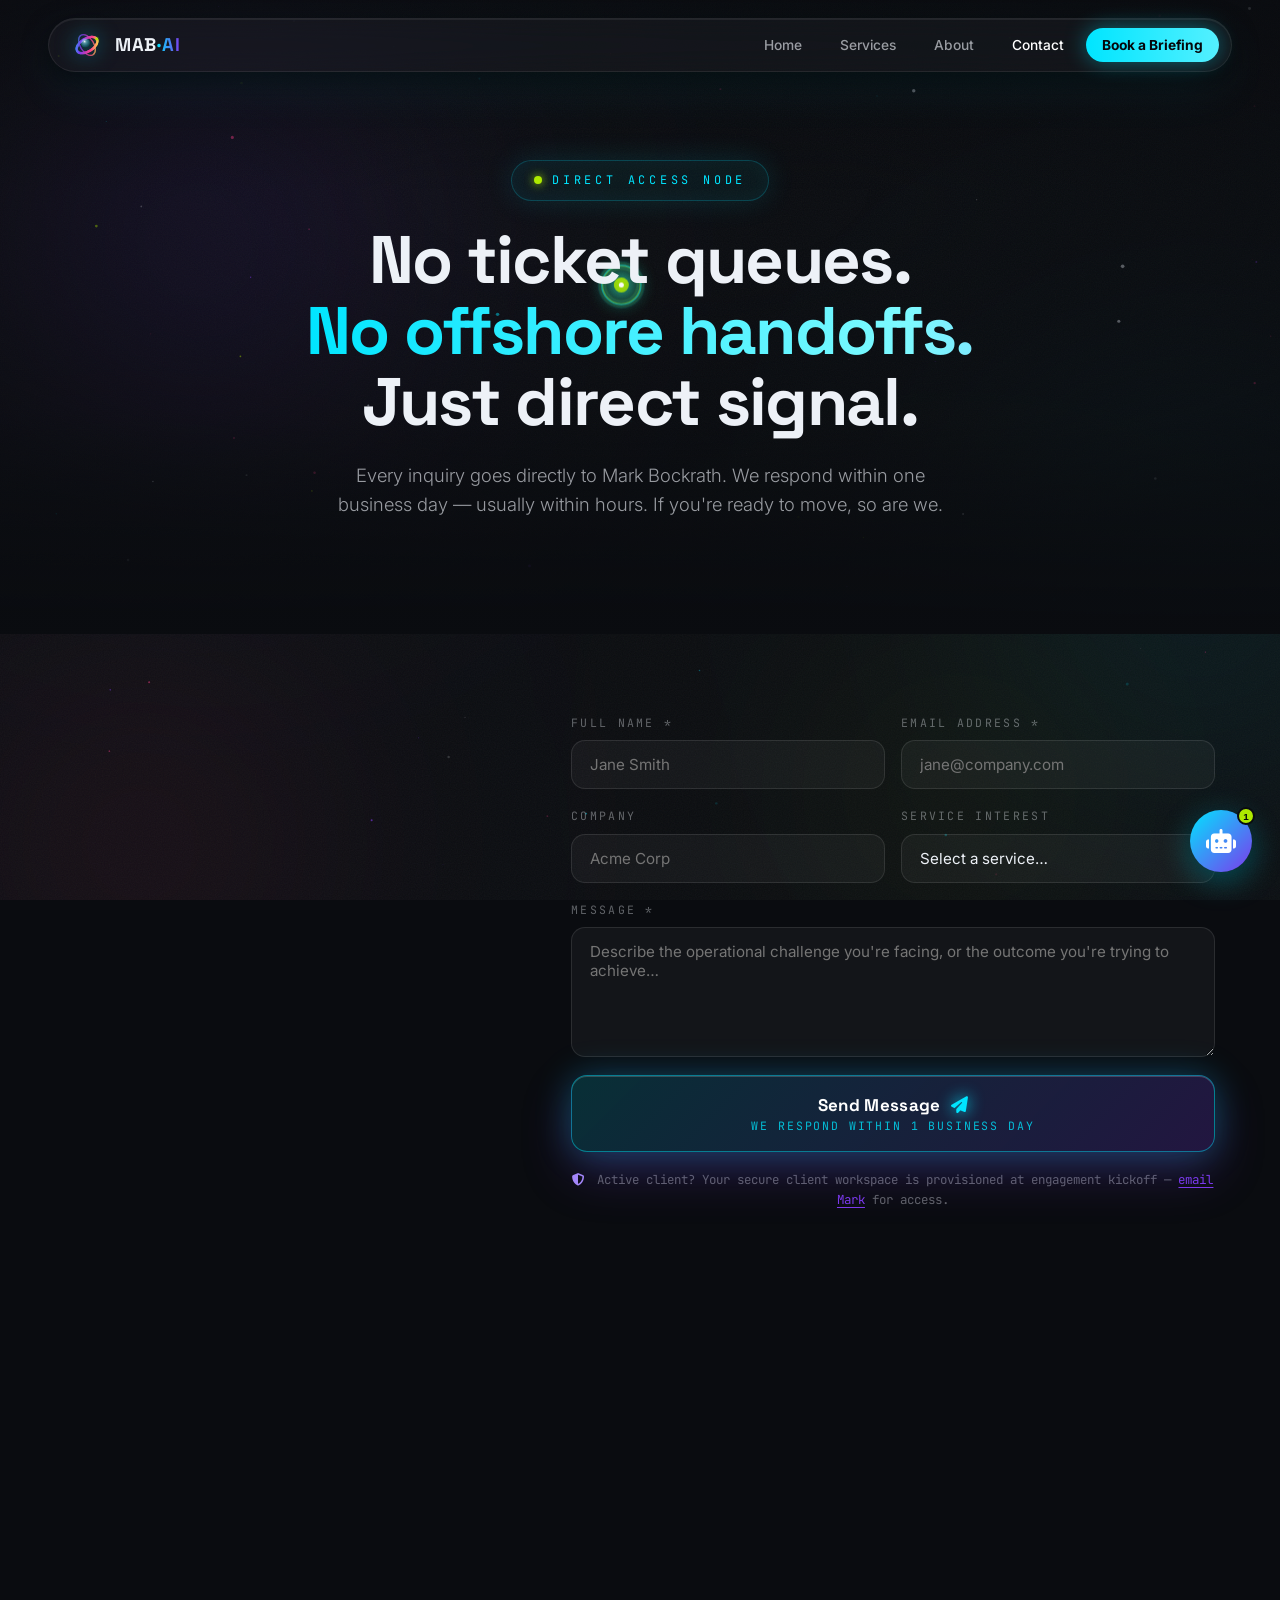
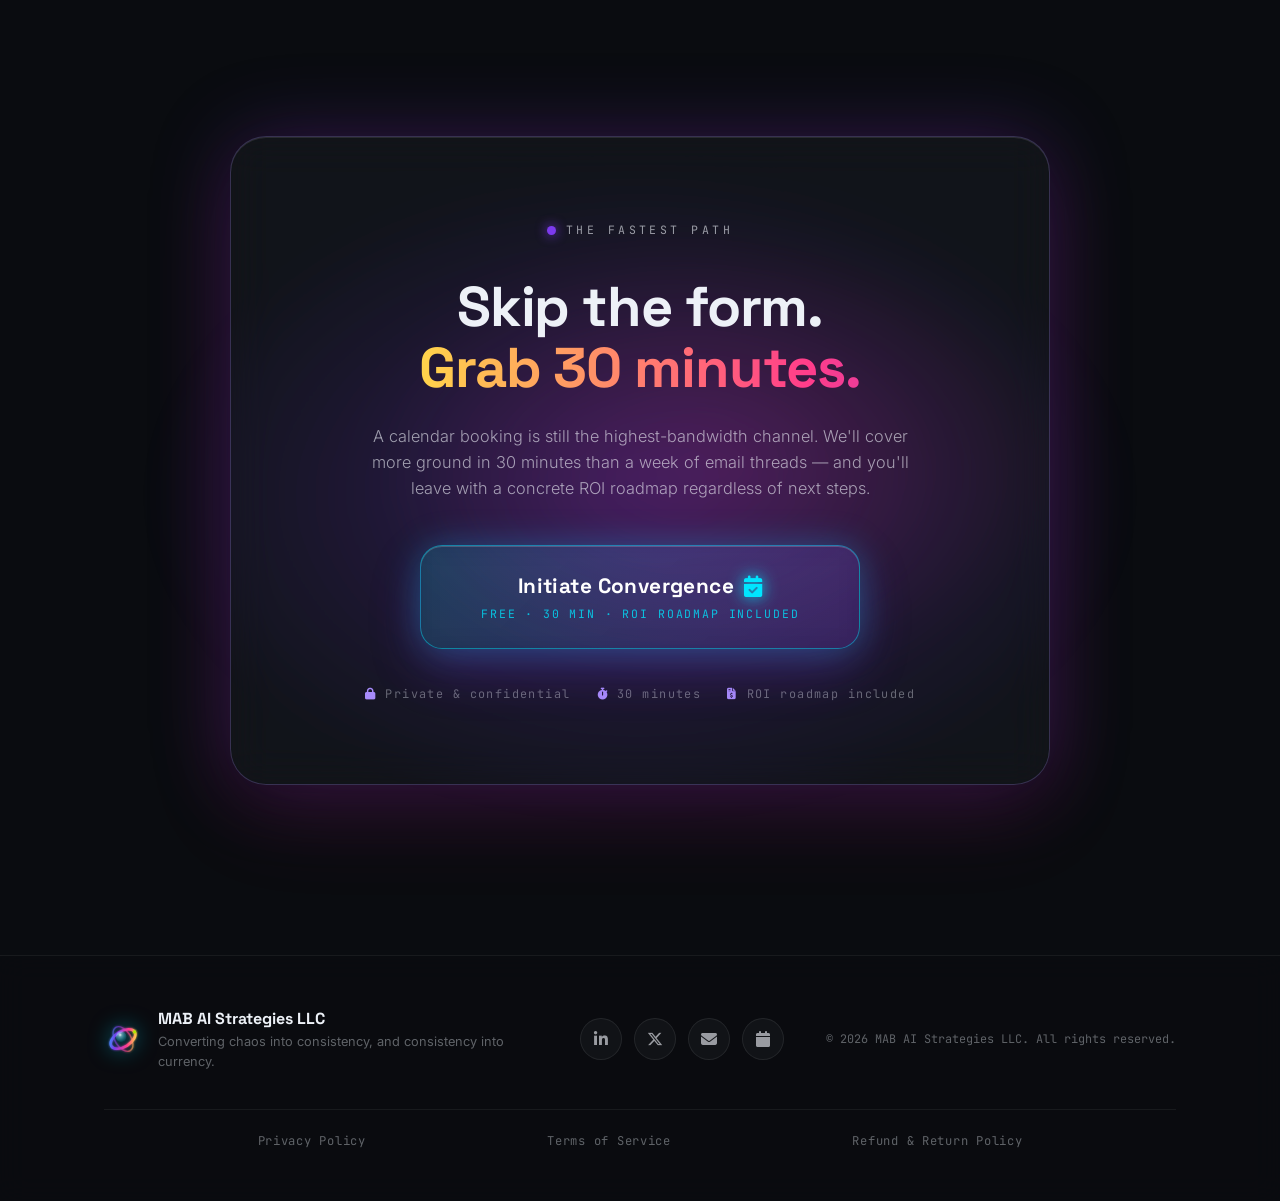
<file: contact.html>
<!DOCTYPE html>
<html lang="en" class="scroll-smooth">
<head>
<meta charset="UTF-8">
<meta name="viewport" content="width=device-width, initial-scale=1.0">
<title>Contact — MAB AI Strategies</title>
<meta name="description" content="Schedule a strategic briefing or send a message. Direct access to Mark Bockrath — no ticket queues, no offshore handoffs.">
<link rel="canonical" href="https://www.mabaistrategies.com/contact.html">
<meta name="theme-color" content="#0A0C10">
<meta property="og:title" content="Contact — MAB AI Strategies">
<meta property="og:description" content="Schedule a free 30-minute strategic briefing or send a message — straight to Mark Bockrath.">
<meta property="og:type" content="website">
<meta property="og:url" content="https://www.mabaistrategies.com/contact.html">
<meta property="og:image" content="https://www.mabaistrategies.com/assets/og-image.svg">
<meta name="twitter:card" content="summary_large_image">
<meta name="twitter:image" content="https://www.mabaistrategies.com/assets/og-image.svg">
<link rel="icon" href="assets/favicon.svg" type="image/svg+xml">
<link rel="apple-touch-icon" href="assets/favicon.svg">
<link rel="preconnect" href="https://fonts.googleapis.com">
<link rel="preconnect" href="https://fonts.gstatic.com" crossorigin>
<link href="https://fonts.googleapis.com/css2?family=Inter:wght@300;400;500;600;700;800;900&family=Space+Grotesk:wght@400;500;600;700&family=JetBrains+Mono:wght@400;500&display=swap" rel="stylesheet">
<link rel="stylesheet" href="https://cdn.jsdelivr.net/npm/@fortawesome/fontawesome-free@6.5.2/css/all.min.css">
<link rel="stylesheet" href="css/style.css">
<link rel="stylesheet" href="css/pages.css">
</head>
<body data-scene="contact">

<!-- COSMOS -->
<div id="cosmos" aria-hidden="true">
  <div class="nebula nebula--violet"></div>
  <div class="nebula nebula--cyan"></div>
  <div class="nebula nebula--magenta"></div>
  <div class="nebula nebula--lime"></div>
  <canvas id="particle-field"></canvas>
  <div class="grain-overlay"></div>
</div>

<!-- NAV -->
<header id="site-nav">
  <nav class="nav-shell glass-sheet">
    <a href="index.html" class="nav-brand">
      <span class="brand-orb"></span>
      <span class="brand-word">MAB<em>·AI</em></span>
    </a>
    <ul class="nav-links" id="nav-links">
      <li><a href="index.html" class="nav-link">Home</a></li>
      <li><a href="services.html" class="nav-link">Services</a></li>
      <li><a href="about.html" class="nav-link">About</a></li>
      <li><a href="contact.html" class="nav-link" aria-current="page">Contact</a></li>
      <li><a href="https://calendar.app.google/kuwKF2VrDuyvdfN9A" target="_blank" rel="noopener noreferrer" class="nav-link nav-link--cta magnetic">Book a Briefing</a></li>
    </ul>
    <button class="nav-burger" id="nav-burger" aria-label="Open menu">
      <span></span><span></span><span></span>
    </button>
  </nav>
</header>

<main>

<!-- ════════ PAGE HERO ════════ -->
<section class="page-hero" id="contact-hero">
  <div class="page-hero-bg">
    <canvas id="page-hero-canvas"></canvas>
    <div class="page-hero-vignette"></div>
  </div>
  <div class="page-hero-content">
    <p class="hero-kicker reveal" data-reveal>
      <span class="kicker-pulse"></span>DIRECT ACCESS NODE
    </p>
    <h1 class="reveal" data-reveal style="--d:.1s">
      No ticket queues.<br>
      <span class="grad-cyan">No offshore handoffs.</span><br>
      Just direct signal.
    </h1>
    <p class="hero-sub reveal" data-reveal style="--d:.2s">
      Every inquiry goes directly to Mark Bockrath. We respond within one business day —
      usually within hours. If you're ready to move, so are we.
    </p>
  </div>
</section>

<!-- ════════ CONTACT + PORTAL ════════ -->
<section id="contact-main" style="padding-top:80px;">
  <div class="contact-grid">

    <!-- LEFT — Info + methods -->
    <div class="contact-info reveal" data-reveal>
      <h3>Let's build something<br><span class="grad-cyan">that compounds.</span></h3>
      <p>Whether you're ready to launch an engagement, want to price out what your inefficiencies are costing you, or have a specific automation challenge — reach out directly.</p>

      <div class="contact-methods">
        <a href="mailto:mark@mabaistrategies.com" class="contact-method">
          <i class="fa-solid fa-envelope"></i>
          <div>
            <strong>Email Direct</strong>
            <span>mark@mabaistrategies.com</span>
          </div>
        </a>
        <a href="https://calendar.app.google/kuwKF2VrDuyvdfN9A" target="_blank" rel="noopener noreferrer" class="contact-method">
          <i class="fa-solid fa-calendar-check"></i>
          <div>
            <strong>Schedule a Briefing</strong>
            <span>30 min · Free · ROI roadmap included</span>
          </div>
        </a>
        <a href="https://www.linkedin.com/in/mark-bockrath-a5a1b2196/" target="_blank" rel="noopener noreferrer" class="contact-method">
          <i class="fa-brands fa-linkedin-in"></i>
          <div>
            <strong>LinkedIn</strong>
            <span>Connect with Mark Bockrath</span>
          </div>
        </a>
        <a href="https://x.com/mab_ai_CEO" target="_blank" rel="noopener noreferrer" class="contact-method">
          <i class="fa-brands fa-x-twitter"></i>
          <div>
            <strong>X / Twitter</strong>
            <span>@mab_ai_CEO</span>
          </div>
        </a>
      </div>

      <!-- Convergence callout -->
      <div class="proof-quote glass-sheet" style="margin-top:34px; padding:28px 30px;">
        <blockquote style="font-size:1rem; margin-bottom:12px;">
          "I typically respond within <em>a few hours</em>. If you have a compelling operational problem, I want to hear it — whether or not it becomes an engagement."
        </blockquote>
        <figcaption style="font-size:.75rem;">— Mark Bockrath, Founder &amp; CEO</figcaption>
      </div>
    </div>

    <!-- RIGHT — Contact form -->
    <div class="reveal" data-reveal style="--d:.12s;">

      <!-- ── CONTACT FORM ── -->
      <div class="contact-panel active" id="panel-contact">
        <form id="contact-form" novalidate>
          <!-- Honeypot: hidden from humans; bots that fill it are silently dropped -->
          <div aria-hidden="true" style="position:absolute;left:-9999px;top:-9999px;height:0;overflow:hidden;">
            <label for="cf-website">Leave this field empty</label>
            <input id="cf-website" name="_gotcha" type="text" tabindex="-1" autocomplete="off">
          </div>
          <div class="form-row">
            <div class="form-group">
              <label class="form-label" for="cf-name">Full Name *</label>
              <input class="form-input" type="text" id="cf-name" name="name" placeholder="Jane Smith" required>
            </div>
            <div class="form-group">
              <label class="form-label" for="cf-email">Email Address *</label>
              <input class="form-input" type="email" id="cf-email" name="email" placeholder="jane@company.com" required>
            </div>
          </div>
          <div class="form-row">
            <div class="form-group">
              <label class="form-label" for="cf-company">Company</label>
              <input class="form-input" type="text" id="cf-company" name="company" placeholder="Acme Corp">
            </div>
            <div class="form-group">
              <label class="form-label" for="cf-service">Service Interest</label>
              <select class="form-select" id="cf-service" name="service">
                <option value="">Select a service…</option>
                <option value="audit">AI Readiness Audit</option>
                <option value="agents">Custom AI Agents</option>
                <option value="automation">Workflow Automation</option>
                <option value="fractional">Fractional AI Architecture</option>
                <option value="web">Conversion Web Experience</option>
                <option value="speaking">Speaking / Advisory</option>
                <option value="other">Other / Not sure yet</option>
              </select>
            </div>
          </div>
          <div class="form-group">
            <label class="form-label" for="cf-message">Message *</label>
            <textarea class="form-textarea" id="cf-message" name="message" placeholder="Describe the operational challenge you're facing, or the outcome you're trying to achieve…" required></textarea>
          </div>
          <button type="submit" class="btn-convergence magnetic" style="width:100%; padding:18px; border-radius:16px;" id="form-submit-btn">
            <span class="btn-pulse" aria-hidden="true"></span>
            <span class="btn-label">Send Message <i class="fa-solid fa-paper-plane"></i></span>
            <span class="btn-sublabel">We respond within 1 business day</span>
          </button>
          <div class="form-status" id="form-status-msg"></div>
        </form>
      </div>

      <!-- Client login: provisioned at engagement kickoff (secure portal rolling out) -->
      <p class="portal-note" style="margin-top:18px; text-align:center;">
        <i class="fa-solid fa-shield-halved" style="color:#A78BFA; margin-right:6px;"></i>
        Active client? Your secure client workspace is provisioned at engagement kickoff —
        <a href="mailto:mark@mabaistrategies.com" style="text-decoration:underline;">email Mark</a> for access.
      </p>

    </div>
  </div>
</section>

<!-- ════════ CONVERGENCE CTA ════════ -->
<section id="convergence-section" style="padding-top:100px;">
  <div class="convergence-aura" aria-hidden="true"></div>
  <div class="convergence-node glass-sheet reveal" data-reveal>
    <p class="section-eyebrow centered"><span class="eyebrow-dot violet"></span>THE FASTEST PATH</p>
    <h2 class="convergence-title kinetic-h">
      Skip the form.<br><span class="grad-aurora">Grab 30 minutes.</span>
    </h2>
    <p class="convergence-lede">A calendar booking is still the highest-bandwidth channel. We'll cover more ground in 30 minutes than a week of email threads — and you'll leave with a concrete ROI roadmap regardless of next steps.</p>
    <a href="https://calendar.app.google/kuwKF2VrDuyvdfN9A" target="_blank" rel="noopener noreferrer" class="btn-convergence btn-convergence--xl magnetic">
      <span class="btn-pulse" aria-hidden="true"></span>
      <span class="btn-label">Initiate Convergence <i class="fa-solid fa-calendar-check"></i></span>
      <span class="btn-sublabel">Free · 30 min · ROI roadmap included</span>
    </a>
    <ul class="convergence-meta">
      <li><i class="fa-solid fa-lock"></i> Private &amp; confidential</li>
      <li><i class="fa-solid fa-stopwatch"></i> 30 minutes</li>
      <li><i class="fa-solid fa-file-invoice-dollar"></i> ROI roadmap included</li>
    </ul>
  </div>
</section>

</main>

<!-- FOOTER -->
<footer id="site-footer">
  <div class="footer-shell">
    <div class="footer-brand">
      <span class="brand-orb"></span>
      <div>
        <p class="footer-name">MAB AI Strategies LLC</p>
        <p class="footer-tag">Converting chaos into consistency, and consistency into currency.</p>
      </div>
    </div>
    <ul class="footer-social">
      <li><a href="https://www.linkedin.com/in/mark-bockrath-a5a1b2196/" target="_blank" rel="noopener noreferrer" aria-label="LinkedIn" class="magnetic"><i class="fa-brands fa-linkedin-in"></i></a></li>
      <li><a href="https://x.com/mab_ai_CEO" target="_blank" rel="noopener noreferrer" aria-label="X" class="magnetic"><i class="fa-brands fa-x-twitter"></i></a></li>
      <li><a href="mailto:mark@mabaistrategies.com" aria-label="Email" class="magnetic"><i class="fa-solid fa-envelope"></i></a></li>
      <li><a href="https://calendar.app.google/kuwKF2VrDuyvdfN9A" target="_blank" rel="noopener noreferrer" aria-label="Schedule" class="magnetic"><i class="fa-solid fa-calendar"></i></a></li>
    </ul>
    <p class="footer-legal">© 2026 MAB AI Strategies LLC. All rights reserved.</p>
    <nav class="footer-policies" aria-label="Legal">
      <a href="privacy-policy.html">Privacy Policy</a>
      <a href="terms-of-service.html">Terms of Service</a>
      <a href="refund-policy.html">Refund &amp; Return Policy</a>
    </nav>
  </div>
</footer>

<!-- contact.js first: sets window.__MINI_TORUS__ before torus.js boots -->
<script src="js/contact.js" defer></script>
<script src="js/torus.js" defer></script>
<script src="js/main.js" defer></script>
<script src="js/hero-animations.js" defer></script>
<script src="js/chatbot.js" defer></script>
</body>
</html>
</file>
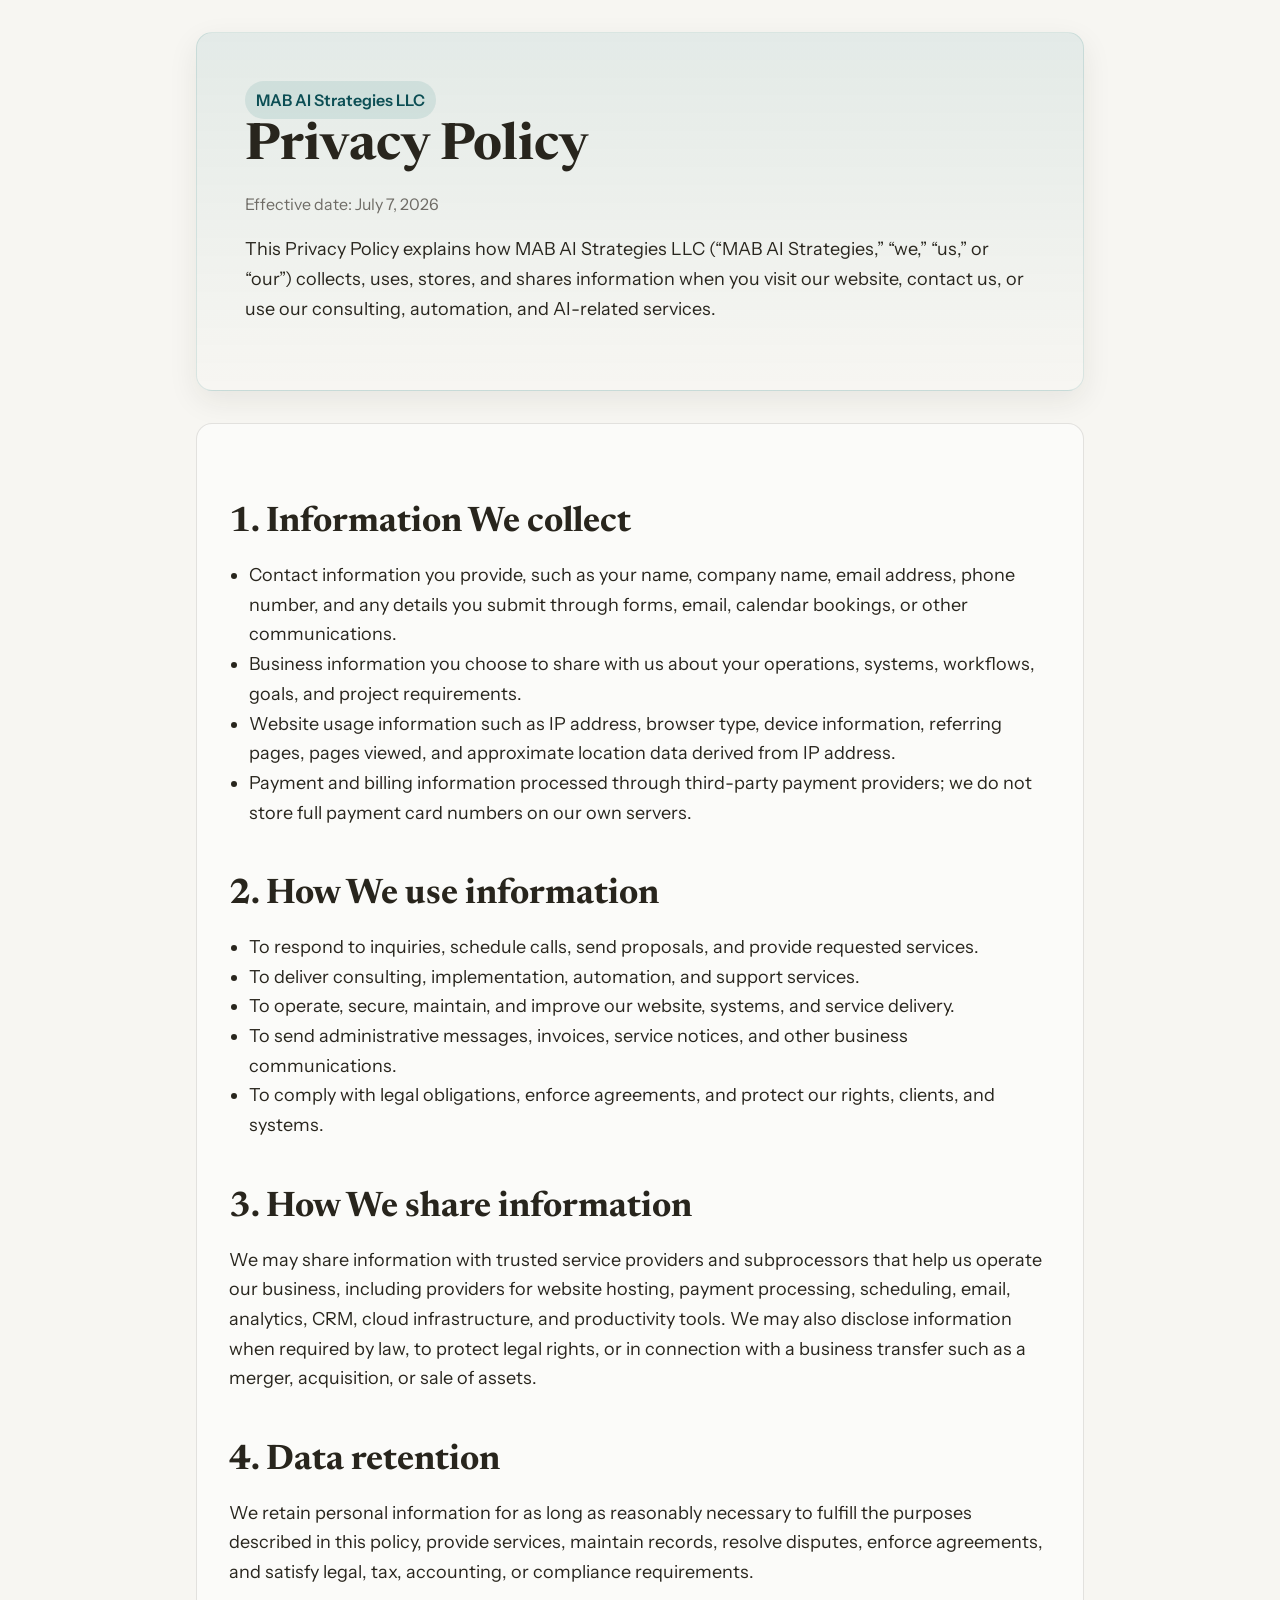
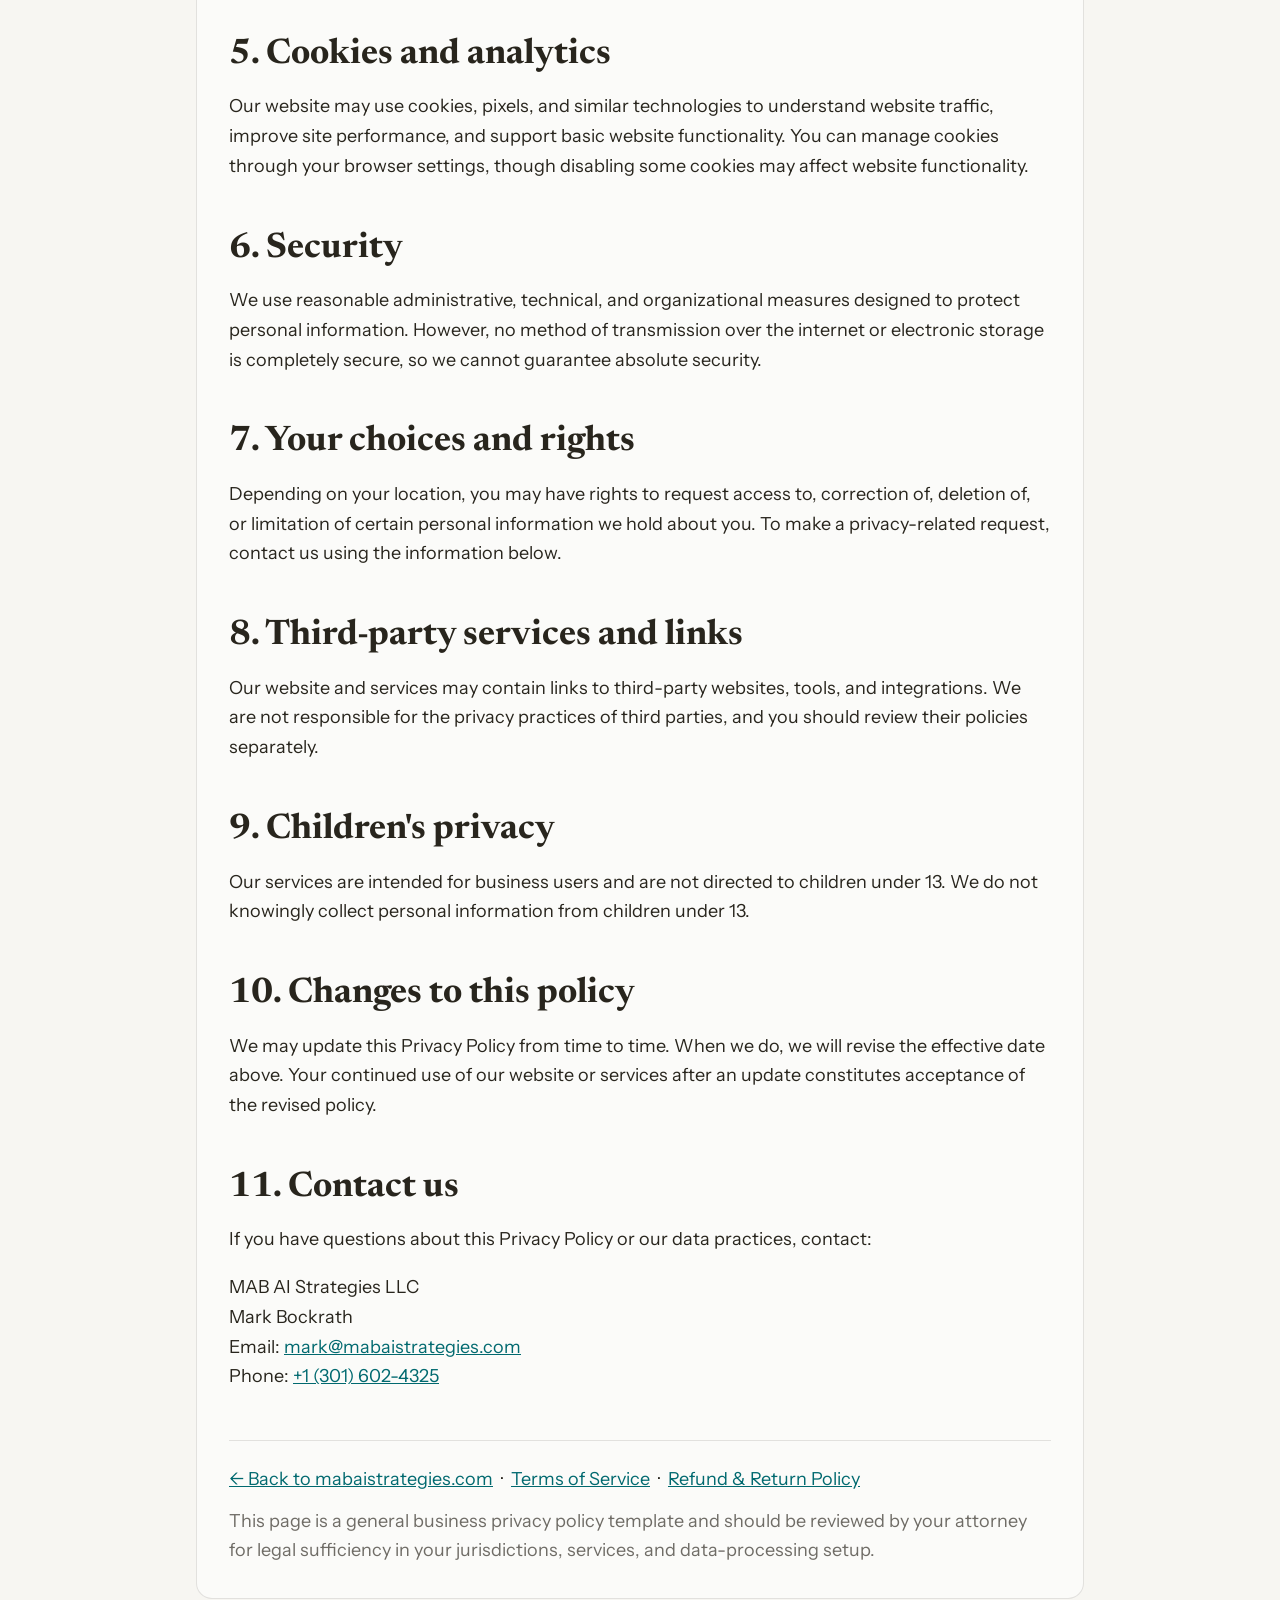
<file: privacy-policy.html>
<!DOCTYPE html>
<html lang="en">
<head>
  <meta charset="UTF-8" />
  <meta name="viewport" content="width=device-width, initial-scale=1.0" />
  <title>Privacy Policy | MAB AI Strategies</title>
  <meta name="description" content="Privacy Policy for MAB AI Strategies LLC." />
  <link rel="canonical" href="https://www.mabaistrategies.com/privacy-policy.html">
  <meta name="theme-color" content="#01696f">
  <link rel="icon" href="assets/favicon.svg" type="image/svg+xml">
  <link rel="preconnect" href="https://fonts.googleapis.com">
  <link rel="preconnect" href="https://fonts.gstatic.com" crossorigin>
  <link href="https://fonts.googleapis.com/css2?family=Instrument+Sans:wght@400;500;600;700&family=Newsreader:opsz,wght@6..72,400;6..72,600&display=swap" rel="stylesheet">
  <style>
    :root {
      --text-xs: clamp(0.75rem, 0.7rem + 0.25vw, 0.875rem);
      --text-sm: clamp(0.875rem, 0.8rem + 0.35vw, 1rem);
      --text-base: clamp(1rem, 0.95rem + 0.25vw, 1.125rem);
      --text-lg: clamp(1.125rem, 1rem + 0.75vw, 1.5rem);
      --text-xl: clamp(1.5rem, 1.2rem + 1.25vw, 2.25rem);
      --text-2xl: clamp(2rem, 1.2rem + 2.5vw, 3.5rem);
      --space-2: 0.5rem; --space-3: 0.75rem; --space-4: 1rem; --space-6: 1.5rem;
      --space-8: 2rem; --space-12: 3rem; --space-16: 4rem;
      --color-bg: #f7f6f2; --color-surface: #fbfbf9; --color-border: #d4d1ca;
      --color-text: #28251d; --color-text-muted: #6f6c66; --color-primary: #01696f;
      --color-primary-2: #0c4e54; --radius-md: 0.75rem; --radius-xl: 1rem;
      --shadow-md: 0 10px 30px rgba(40, 37, 29, 0.08);
      --font-body: 'Instrument Sans', Arial, sans-serif;
      --font-display: 'Newsreader', Georgia, serif;
    }
    * { box-sizing: border-box; }
    body { margin: 0; font-family: var(--font-body); background: var(--color-bg); color: var(--color-text); line-height: 1.65; font-size: var(--text-base); }
    a { color: var(--color-primary); }
    .wrap { max-width: 920px; margin: 0 auto; padding: var(--space-8) var(--space-4) var(--space-16); }
    .hero { background: linear-gradient(180deg, rgba(1,105,111,.08), rgba(1,105,111,0)); border: 1px solid rgba(1,105,111,.12); border-radius: var(--radius-xl); padding: var(--space-12); box-shadow: var(--shadow-md); }
    h1, h2, h3 { font-family: var(--font-display); line-height: 1.1; margin: 0 0 var(--space-4); }
    h1 { font-size: var(--text-2xl); }
    h2 { font-size: var(--text-xl); margin-top: var(--space-12); }
    h3 { font-size: var(--text-lg); margin-top: var(--space-8); }
    p, li { max-width: 75ch; }
    .meta { color: var(--color-text-muted); font-size: var(--text-sm); margin-top: var(--space-3); }
    .card { margin-top: var(--space-8); background: var(--color-surface); border: 1px solid rgba(40,37,29,.12); border-radius: var(--radius-xl); padding: var(--space-8); }
    ul { padding-left: 1.25rem; }
    .footer { margin-top: var(--space-12); padding-top: var(--space-6); border-top: 1px solid rgba(40,37,29,.12); color: var(--color-text-muted); }
    .footer p { margin: 0 0 var(--space-3); color: var(--color-text); }
    .badge { display: inline-block; padding: .35rem .7rem; border-radius: 999px; background: rgba(1,105,111,.1); color: var(--color-primary-2); font-size: var(--text-sm); font-weight: 600; }
  </style>
</head>
<body>
  <main class="wrap">
    <section class="hero">
      <span class="badge">MAB AI Strategies LLC</span>
      <h1>Privacy Policy</h1>
      <p class="meta">Effective date: July 7, 2026</p>
      <p>This Privacy Policy explains how MAB AI Strategies LLC (“MAB AI Strategies,” “we,” “us,” or “our”) collects, uses, stores, and shares information when you visit our website, contact us, or use our consulting, automation, and AI-related services.</p>
    </section>

    <section class="card">
      <h2>1. Information We collect</h2>
      <ul>
        <li>Contact information you provide, such as your name, company name, email address, phone number, and any details you submit through forms, email, calendar bookings, or other communications.</li>
        <li>Business information you choose to share with us about your operations, systems, workflows, goals, and project requirements.</li>
        <li>Website usage information such as IP address, browser type, device information, referring pages, pages viewed, and approximate location data derived from IP address.</li>
        <li>Payment and billing information processed through third-party payment providers; we do not store full payment card numbers on our own servers.</li>
      </ul>

      <h2>2. How We use information</h2>
      <ul>
        <li>To respond to inquiries, schedule calls, send proposals, and provide requested services.</li>
        <li>To deliver consulting, implementation, automation, and support services.</li>
        <li>To operate, secure, maintain, and improve our website, systems, and service delivery.</li>
        <li>To send administrative messages, invoices, service notices, and other business communications.</li>
        <li>To comply with legal obligations, enforce agreements, and protect our rights, clients, and systems.</li>
      </ul>

      <h2>3. How We share information</h2>
      <p>We may share information with trusted service providers and subprocessors that help us operate our business, including providers for website hosting, payment processing, scheduling, email, analytics, CRM, cloud infrastructure, and productivity tools. We may also disclose information when required by law, to protect legal rights, or in connection with a business transfer such as a merger, acquisition, or sale of assets.</p>

      <h2>4. Data retention</h2>
      <p>We retain personal information for as long as reasonably necessary to fulfill the purposes described in this policy, provide services, maintain records, resolve disputes, enforce agreements, and satisfy legal, tax, accounting, or compliance requirements.</p>

      <h2>5. Cookies and analytics</h2>
      <p>Our website may use cookies, pixels, and similar technologies to understand website traffic, improve site performance, and support basic website functionality. You can manage cookies through your browser settings, though disabling some cookies may affect website functionality.</p>

      <h2>6. Security</h2>
      <p>We use reasonable administrative, technical, and organizational measures designed to protect personal information. However, no method of transmission over the internet or electronic storage is completely secure, so we cannot guarantee absolute security.</p>

      <h2>7. Your choices and rights</h2>
      <p>Depending on your location, you may have rights to request access to, correction of, deletion of, or limitation of certain personal information we hold about you. To make a privacy-related request, contact us using the information below.</p>

      <h2>8. Third-party services and links</h2>
      <p>Our website and services may contain links to third-party websites, tools, and integrations. We are not responsible for the privacy practices of third parties, and you should review their policies separately.</p>

      <h2>9. Children's privacy</h2>
      <p>Our services are intended for business users and are not directed to children under 13. We do not knowingly collect personal information from children under 13.</p>

      <h2>10. Changes to this policy</h2>
      <p>We may update this Privacy Policy from time to time. When we do, we will revise the effective date above. Your continued use of our website or services after an update constitutes acceptance of the revised policy.</p>

      <h2>11. Contact us</h2>
      <p>If you have questions about this Privacy Policy or our data practices, contact:</p>
      <p>MAB AI Strategies LLC<br>Mark Bockrath<br>Email: <a href="mailto:mark@mabaistrategies.com">mark@mabaistrategies.com</a><br>Phone: <a href="tel:+13016024325">+1 (301) 602-4325</a></p>

      <div class="footer">
        <p><a href="index.html">&larr; Back to mabaistrategies.com</a> &nbsp;&middot;&nbsp; <a href="terms-of-service.html">Terms of Service</a> &nbsp;&middot;&nbsp; <a href="refund-policy.html">Refund &amp; Return Policy</a></p>
        This page is a general business privacy policy template and should be reviewed by your attorney for legal sufficiency in your jurisdictions, services, and data-processing setup.
      </div>
    </section>
  </main>
</body>
</html>
</file>
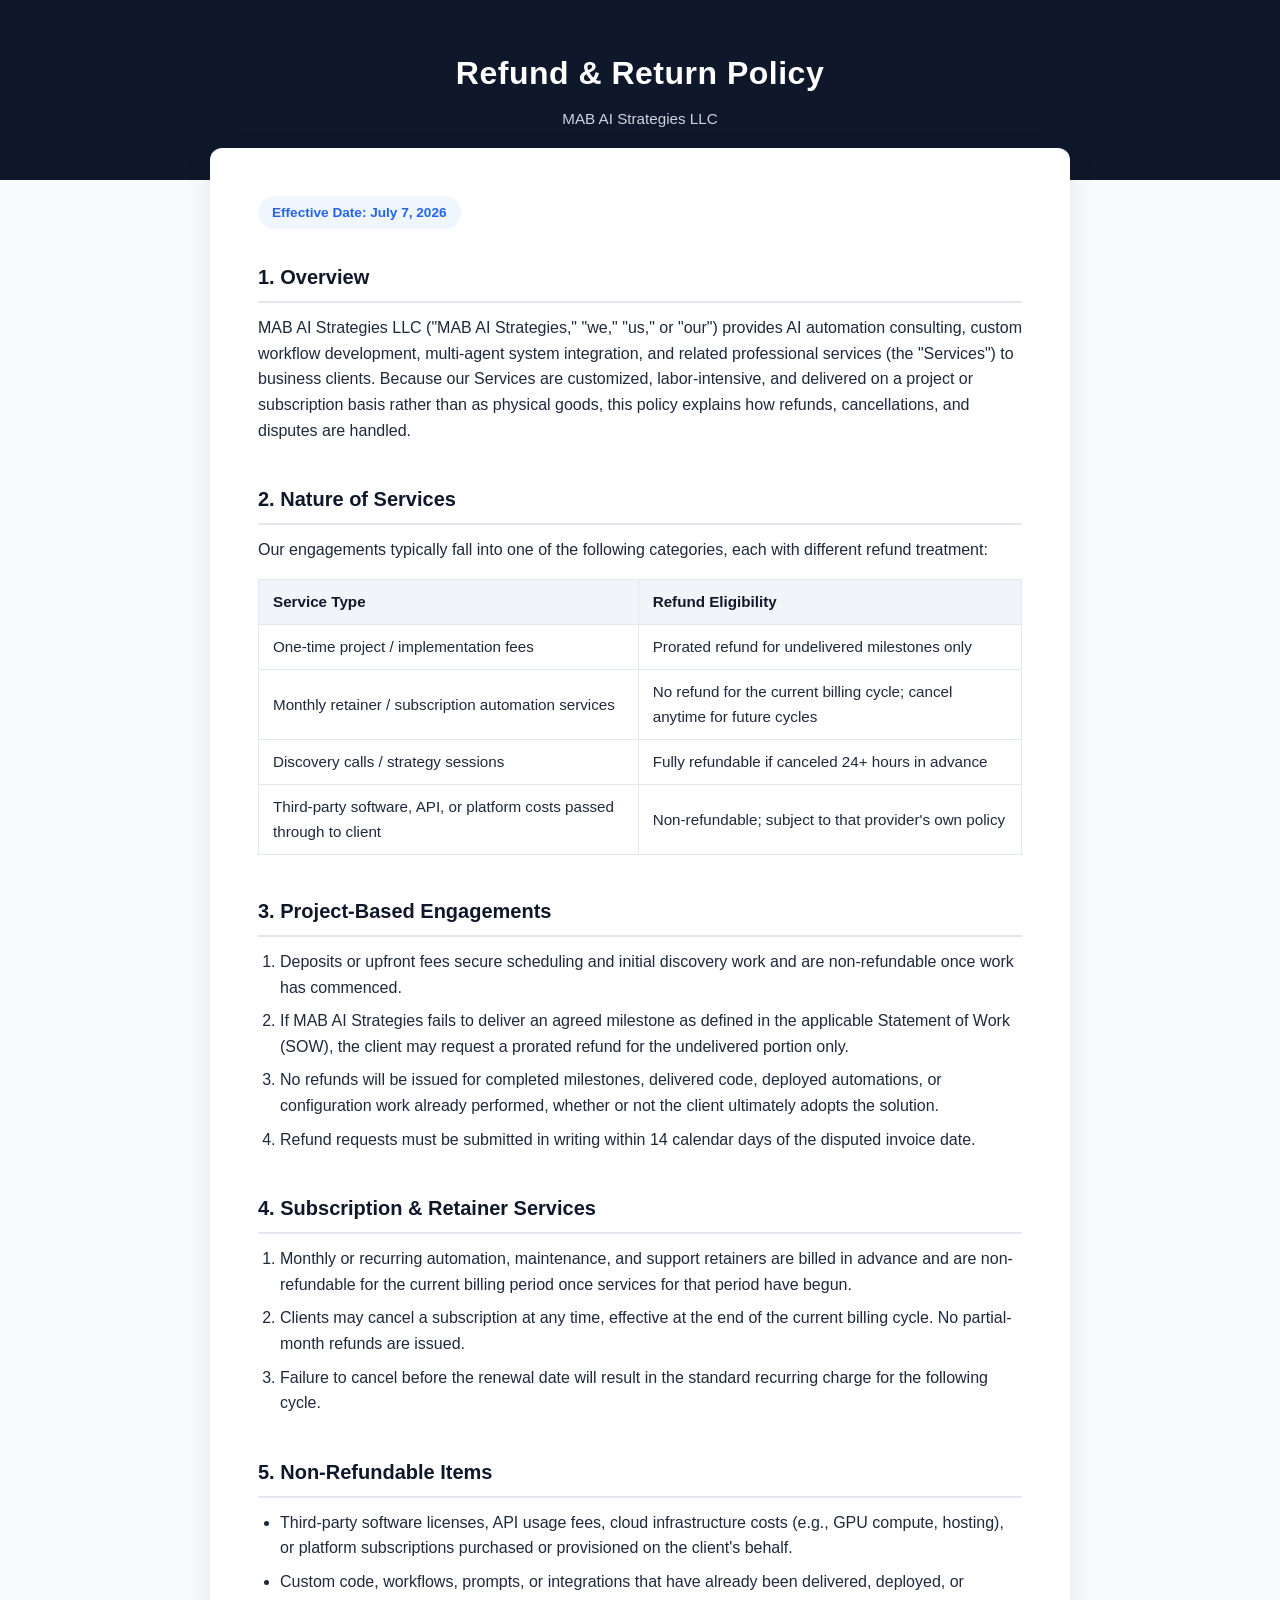
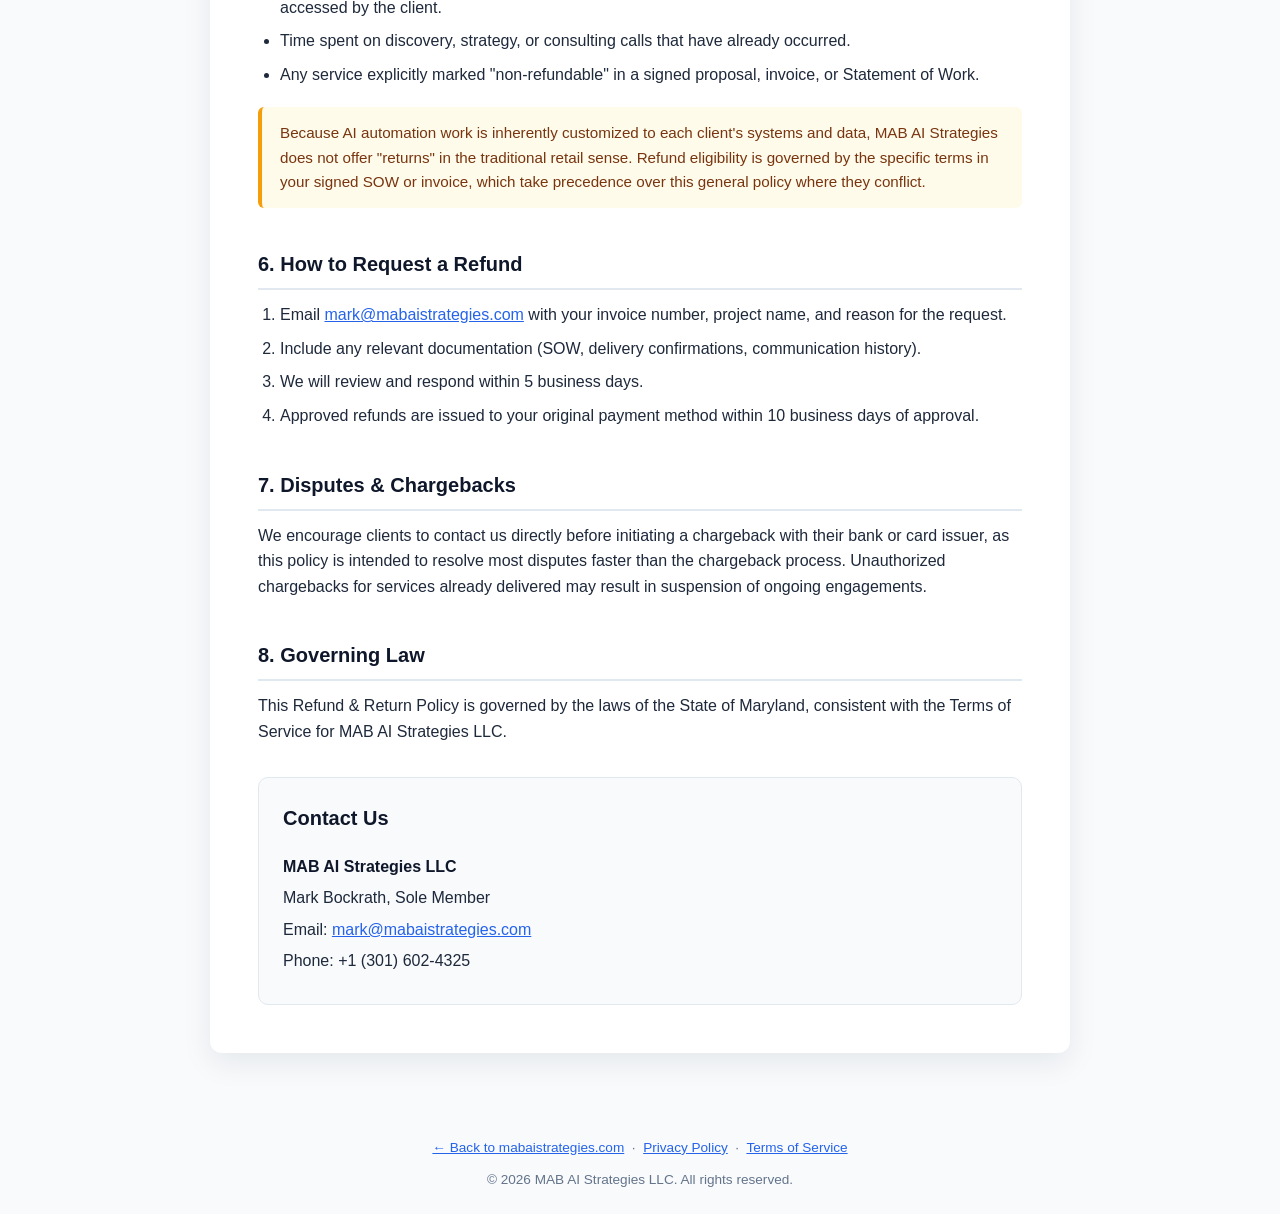
<file: refund-policy.html>
<!DOCTYPE html>
<html lang="en">
<head>
<meta charset="UTF-8">
<meta name="viewport" content="width=device-width, initial-scale=1.0">
<title>Refund &amp; Return Policy | MAB AI Strategies LLC</title>
<link rel="canonical" href="https://www.mabaistrategies.com/refund-policy.html">
<meta name="theme-color" content="#0f172a">
<link rel="icon" href="assets/favicon.svg" type="image/svg+xml">
<style>
  :root {
    --primary: #0f172a;
    --accent: #2563eb;
    --bg: #f8fafc;
    --text: #1e293b;
    --muted: #64748b;
    --border: #e2e8f0;
  }
  * { box-sizing: border-box; }
  body {
    margin: 0;
    font-family: 'Segoe UI', Roboto, Helvetica, Arial, sans-serif;
    background: var(--bg);
    color: var(--text);
    line-height: 1.6;
  }
  header {
    background: var(--primary);
    color: #fff;
    padding: 48px 24px;
    text-align: center;
  }
  header h1 {
    margin: 0 0 8px;
    font-size: 2rem;
    letter-spacing: 0.5px;
  }
  header p {
    margin: 0;
    color: #cbd5e1;
    font-size: 0.95rem;
  }
  main {
    max-width: 860px;
    margin: -32px auto 60px;
    background: #fff;
    border-radius: 12px;
    box-shadow: 0 10px 30px rgba(15, 23, 42, 0.08);
    padding: 48px;
  }
  .updated {
    display: inline-block;
    background: #eff6ff;
    color: var(--accent);
    padding: 6px 14px;
    border-radius: 999px;
    font-size: 0.85rem;
    margin-bottom: 32px;
    font-weight: 600;
  }
  h2 {
    color: var(--primary);
    font-size: 1.25rem;
    margin-top: 40px;
    margin-bottom: 12px;
    border-bottom: 2px solid var(--border);
    padding-bottom: 8px;
  }
  h2:first-of-type { margin-top: 0; }
  p { margin: 0 0 14px; }
  ul, ol { margin: 0 0 16px; padding-left: 22px; }
  li { margin-bottom: 8px; }
  table {
    width: 100%;
    border-collapse: collapse;
    margin: 16px 0 24px;
    font-size: 0.95rem;
  }
  th, td {
    border: 1px solid var(--border);
    padding: 10px 14px;
    text-align: left;
  }
  th {
    background: #f1f5f9;
    color: var(--primary);
  }
  .note {
    background: #fffbeb;
    border-left: 4px solid #f59e0b;
    padding: 14px 18px;
    border-radius: 6px;
    color: #78350f;
    font-size: 0.95rem;
    margin: 20px 0;
  }
  .contact-box {
    background: #f8fafc;
    border: 1px solid var(--border);
    border-radius: 10px;
    padding: 24px;
    margin-top: 32px;
  }
  .contact-box p { margin-bottom: 6px; }
  .contact-box strong { color: var(--primary); }
  footer {
    text-align: center;
    color: var(--muted);
    font-size: 0.85rem;
    padding: 24px;
  }
  footer p { margin: 0 0 10px; }
  a { color: var(--accent); }
</style>
</head>
<body>

<header>
  <h1>Refund &amp; Return Policy</h1>
  <p>MAB AI Strategies LLC</p>
</header>

<main>
  <span class="updated">Effective Date: July 7, 2026</span>

  <h2>1. Overview</h2>
  <p>MAB AI Strategies LLC ("MAB AI Strategies," "we," "us," or "our") provides AI automation consulting, custom workflow development, multi-agent system integration, and related professional services (the "Services") to business clients. Because our Services are customized, labor-intensive, and delivered on a project or subscription basis rather than as physical goods, this policy explains how refunds, cancellations, and disputes are handled.</p>

  <h2>2. Nature of Services</h2>
  <p>Our engagements typically fall into one of the following categories, each with different refund treatment:</p>
  <table>
    <tr><th>Service Type</th><th>Refund Eligibility</th></tr>
    <tr><td>One-time project / implementation fees</td><td>Prorated refund for undelivered milestones only</td></tr>
    <tr><td>Monthly retainer / subscription automation services</td><td>No refund for the current billing cycle; cancel anytime for future cycles</td></tr>
    <tr><td>Discovery calls / strategy sessions</td><td>Fully refundable if canceled 24+ hours in advance</td></tr>
    <tr><td>Third-party software, API, or platform costs passed through to client</td><td>Non-refundable; subject to that provider's own policy</td></tr>
  </table>

  <h2>3. Project-Based Engagements</h2>
  <ol>
    <li>Deposits or upfront fees secure scheduling and initial discovery work and are non-refundable once work has commenced.</li>
    <li>If MAB AI Strategies fails to deliver an agreed milestone as defined in the applicable Statement of Work (SOW), the client may request a prorated refund for the undelivered portion only.</li>
    <li>No refunds will be issued for completed milestones, delivered code, deployed automations, or configuration work already performed, whether or not the client ultimately adopts the solution.</li>
    <li>Refund requests must be submitted in writing within 14 calendar days of the disputed invoice date.</li>
  </ol>

  <h2>4. Subscription &amp; Retainer Services</h2>
  <ol>
    <li>Monthly or recurring automation, maintenance, and support retainers are billed in advance and are non-refundable for the current billing period once services for that period have begun.</li>
    <li>Clients may cancel a subscription at any time, effective at the end of the current billing cycle. No partial-month refunds are issued.</li>
    <li>Failure to cancel before the renewal date will result in the standard recurring charge for the following cycle.</li>
  </ol>

  <h2>5. Non-Refundable Items</h2>
  <ul>
    <li>Third-party software licenses, API usage fees, cloud infrastructure costs (e.g., GPU compute, hosting), or platform subscriptions purchased or provisioned on the client's behalf.</li>
    <li>Custom code, workflows, prompts, or integrations that have already been delivered, deployed, or accessed by the client.</li>
    <li>Time spent on discovery, strategy, or consulting calls that have already occurred.</li>
    <li>Any service explicitly marked "non-refundable" in a signed proposal, invoice, or Statement of Work.</li>
  </ul>

  <div class="note">
    Because AI automation work is inherently customized to each client's systems and data, MAB AI Strategies does not offer "returns" in the traditional retail sense. Refund eligibility is governed by the specific terms in your signed SOW or invoice, which take precedence over this general policy where they conflict.
  </div>

  <h2>6. How to Request a Refund</h2>
  <ol>
    <li>Email <a href="mailto:mark@mabaistrategies.com">mark@mabaistrategies.com</a> with your invoice number, project name, and reason for the request.</li>
    <li>Include any relevant documentation (SOW, delivery confirmations, communication history).</li>
    <li>We will review and respond within 5 business days.</li>
    <li>Approved refunds are issued to your original payment method within 10 business days of approval.</li>
  </ol>

  <h2>7. Disputes &amp; Chargebacks</h2>
  <p>We encourage clients to contact us directly before initiating a chargeback with their bank or card issuer, as this policy is intended to resolve most disputes faster than the chargeback process. Unauthorized chargebacks for services already delivered may result in suspension of ongoing engagements.</p>

  <h2>8. Governing Law</h2>
  <p>This Refund &amp; Return Policy is governed by the laws of the State of Maryland, consistent with the Terms of Service for MAB AI Strategies LLC.</p>

  <div class="contact-box">
    <h2 style="margin-top:0;border:none;">Contact Us</h2>
    <p><strong>MAB AI Strategies LLC</strong></p>
    <p>Mark Bockrath, Sole Member</p>
    <p>Email: <a href="mailto:mark@mabaistrategies.com">mark@mabaistrategies.com</a></p>
    <p>Phone: +1 (301) 602-4325</p>
  </div>
</main>

<footer>
  <p><a href="index.html">&larr; Back to mabaistrategies.com</a> &nbsp;&middot;&nbsp; <a href="privacy-policy.html">Privacy Policy</a> &nbsp;&middot;&nbsp; <a href="terms-of-service.html">Terms of Service</a></p>
  &copy; 2026 MAB AI Strategies LLC. All rights reserved.
</footer>

</body>
</html>
</file>
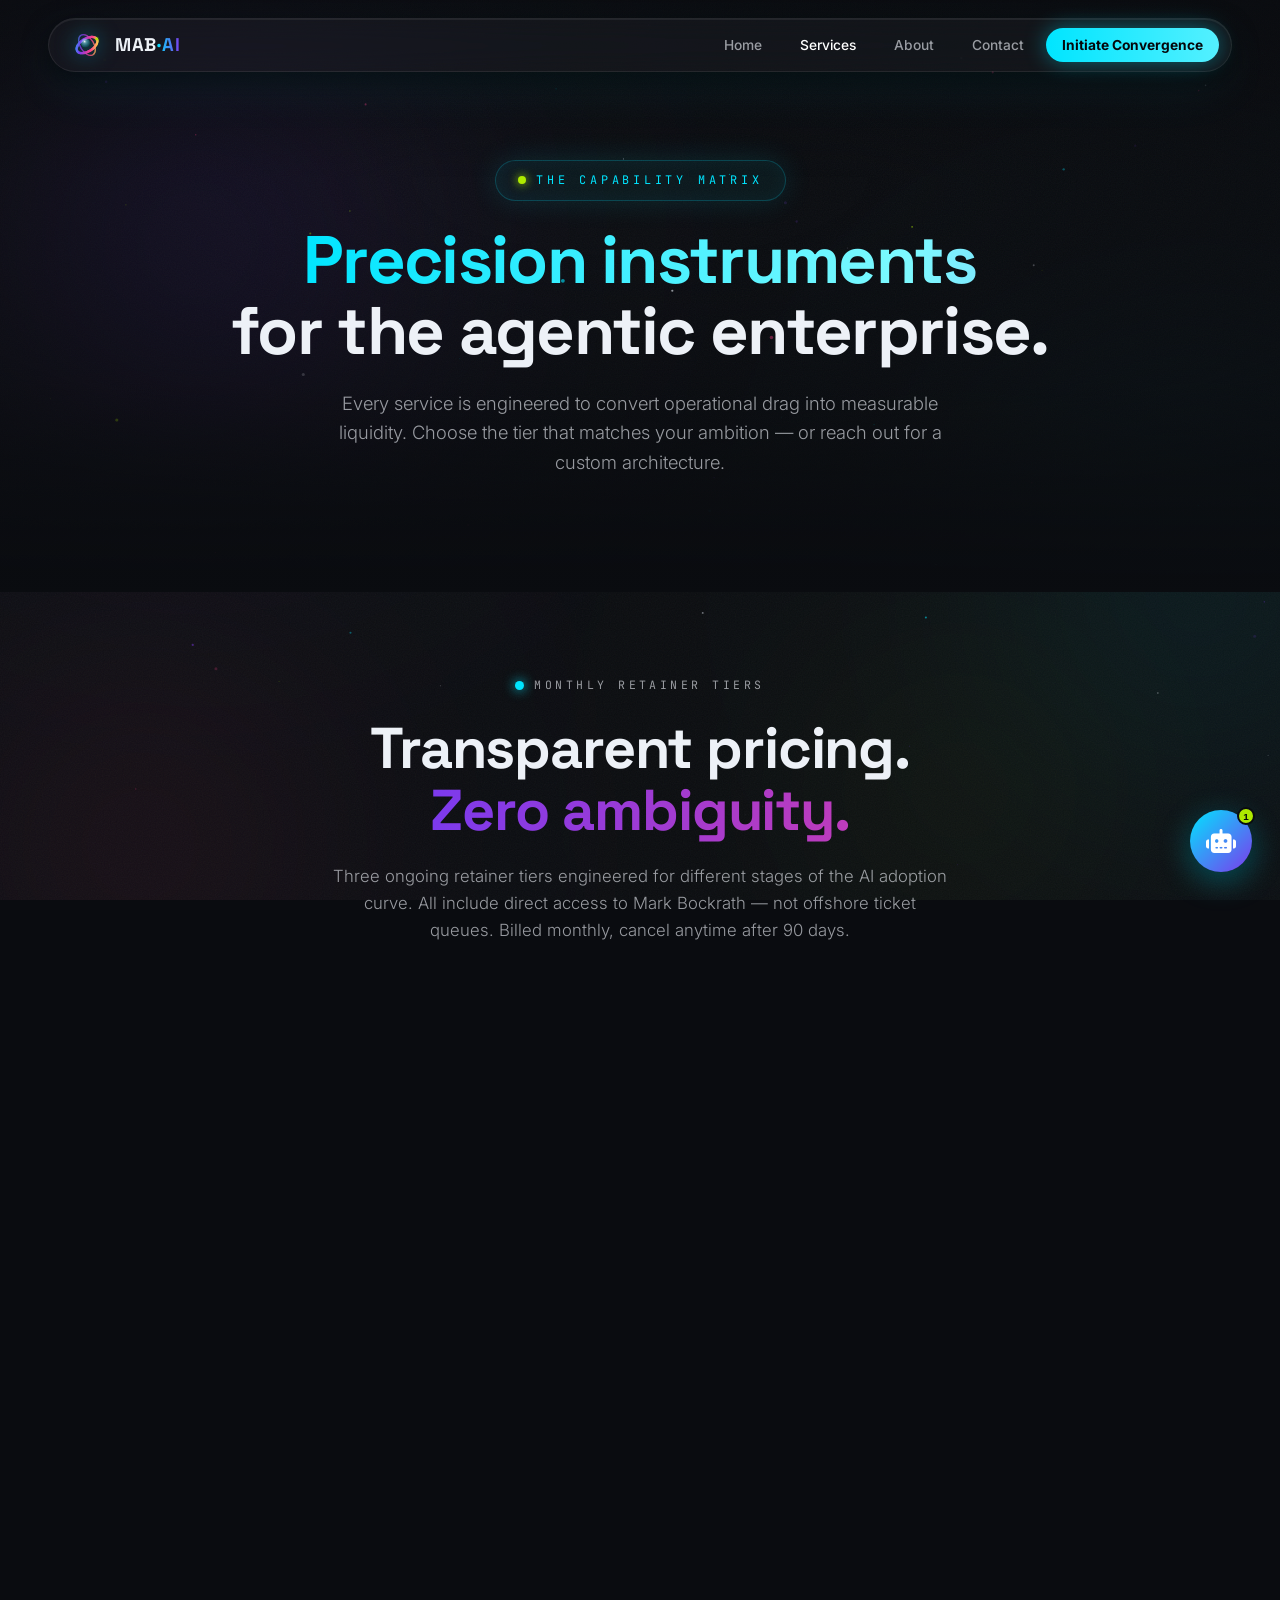
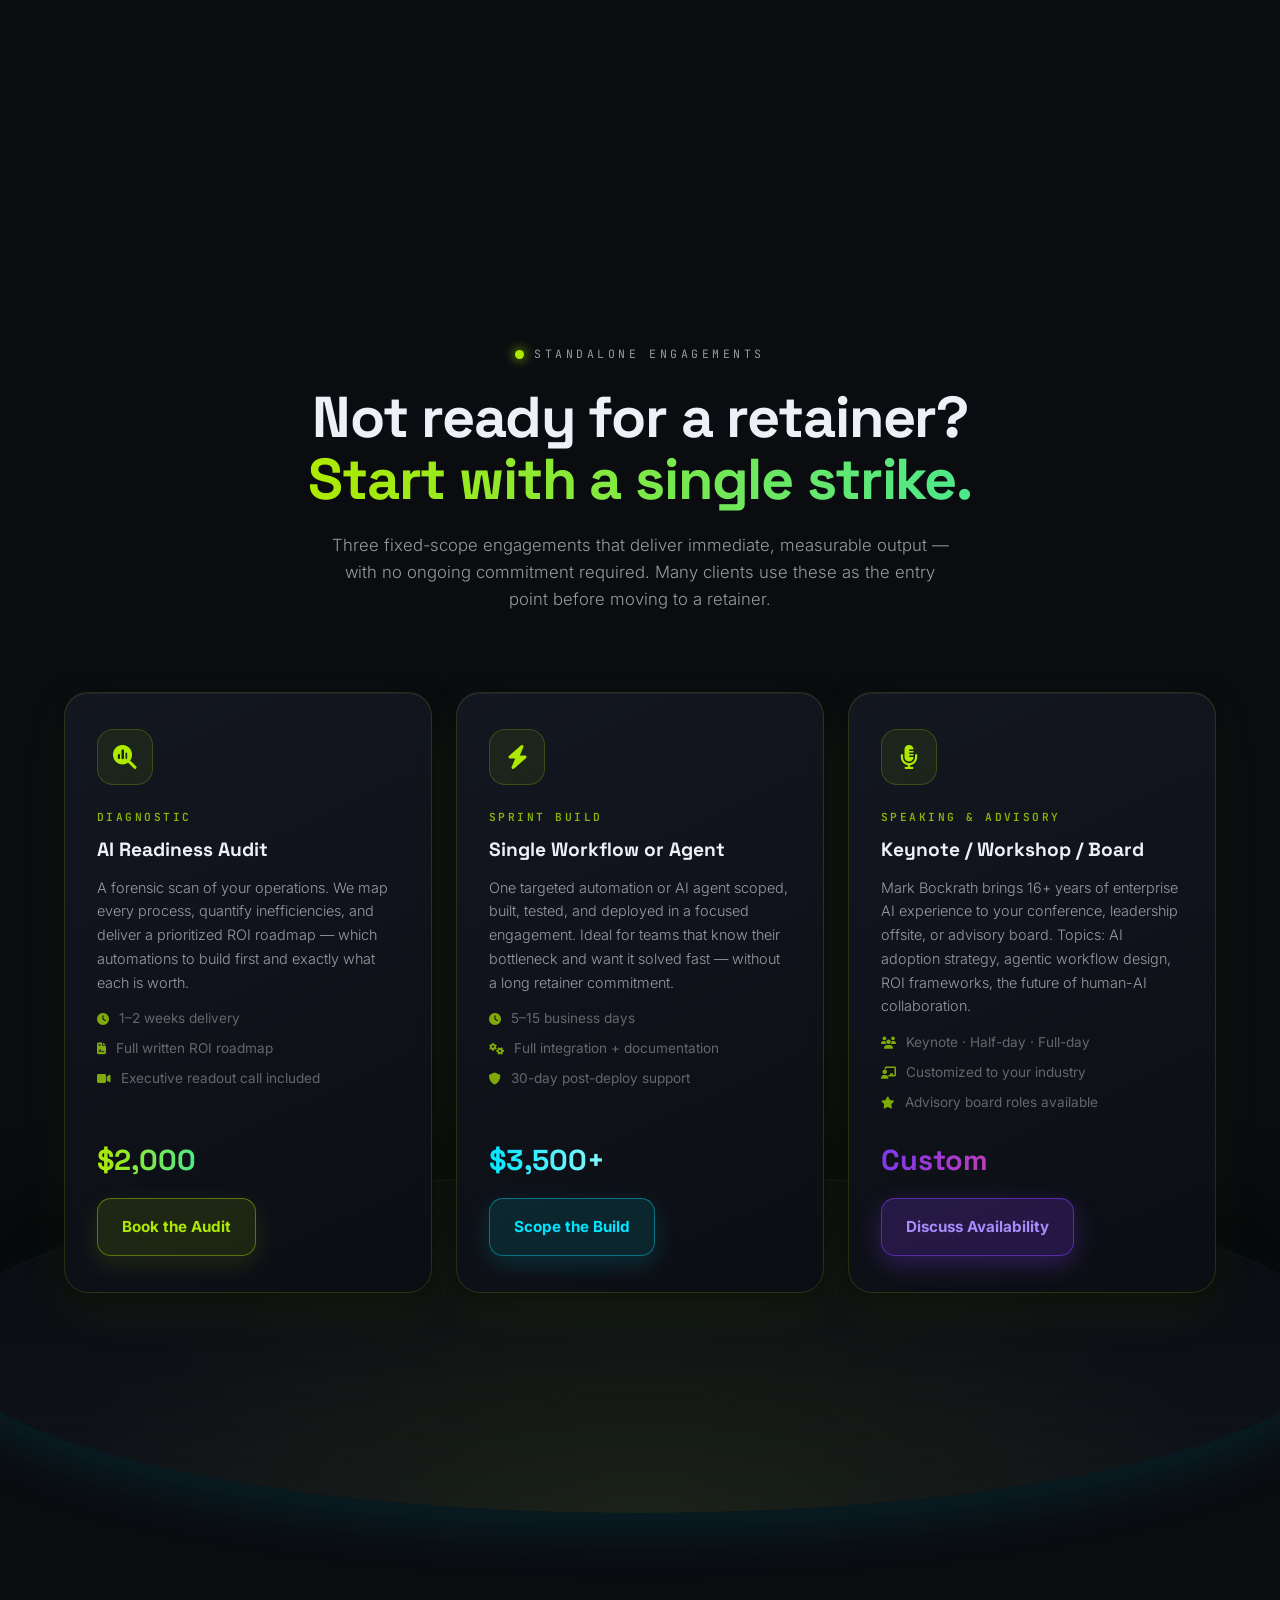
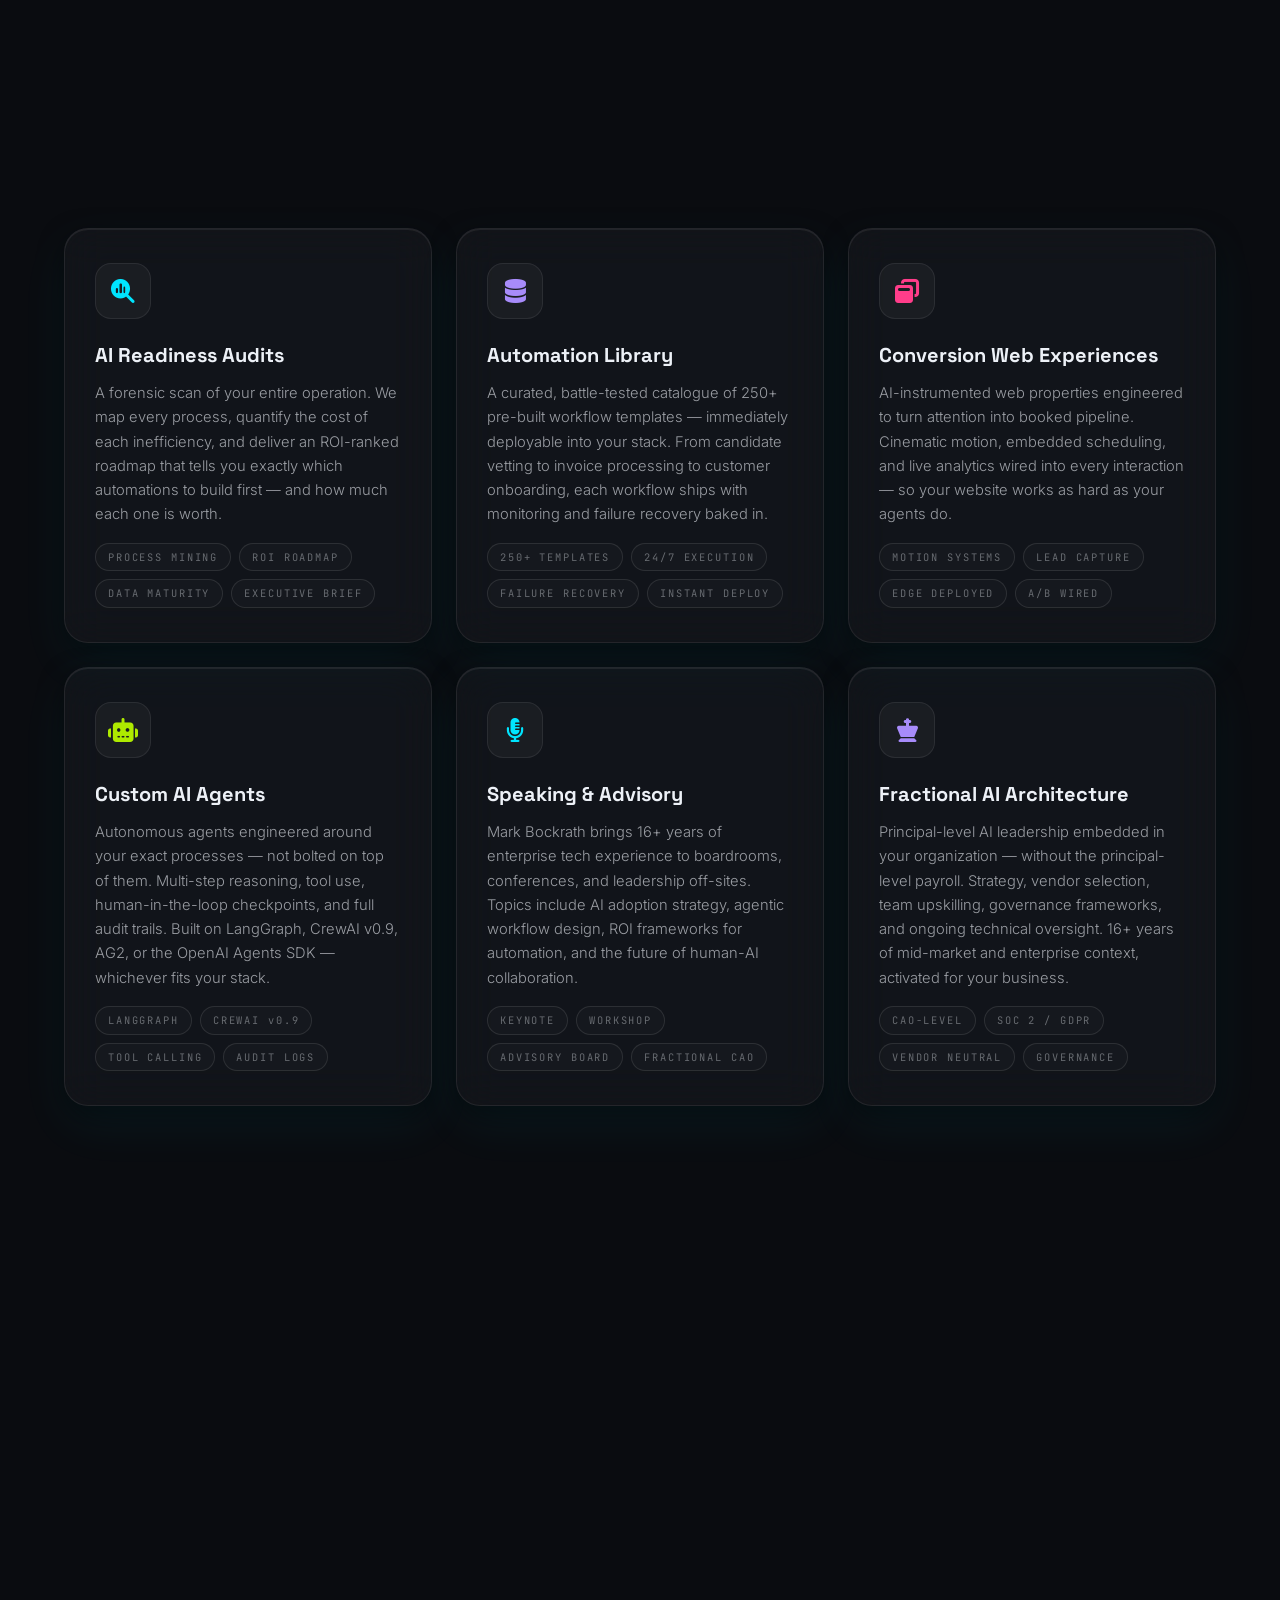
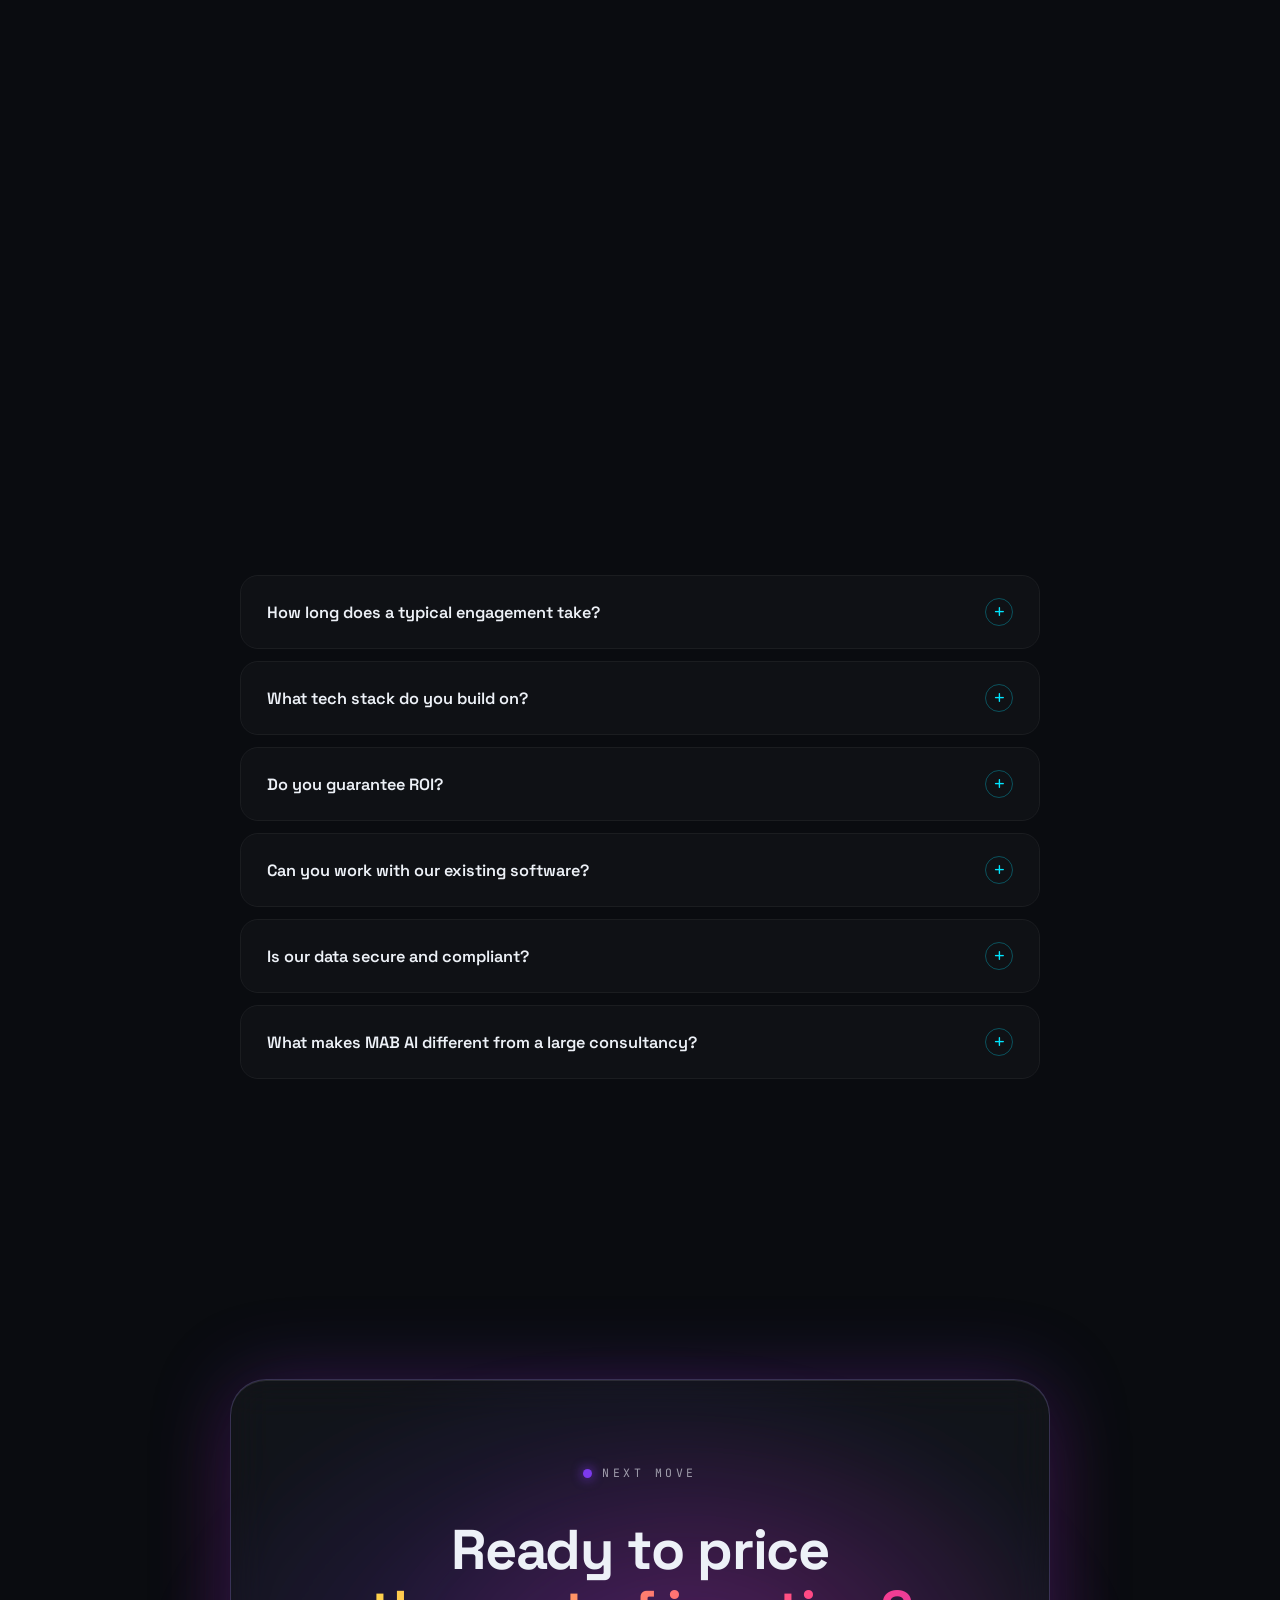
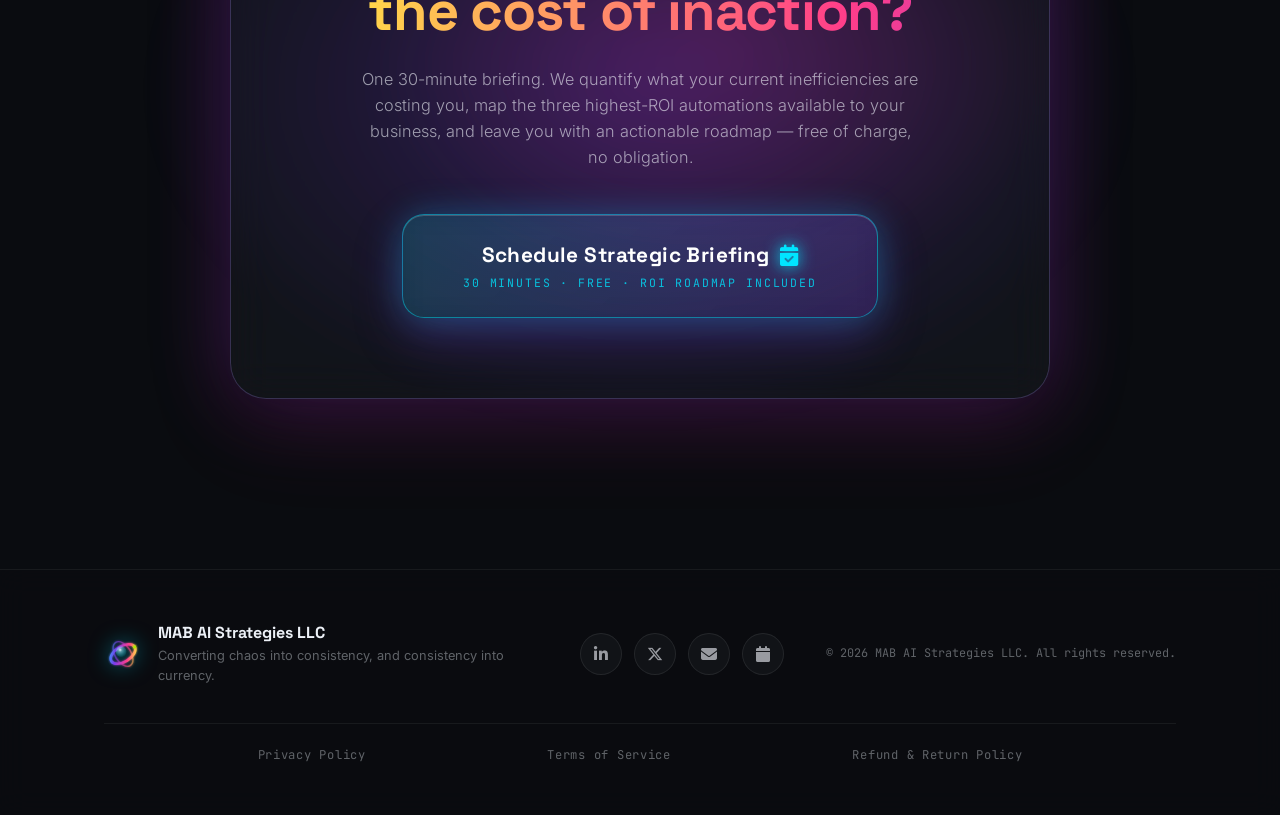
<file: services.html>
<!DOCTYPE html>
<html lang="en" class="scroll-smooth">
<head>
<meta charset="UTF-8">
<meta name="viewport" content="width=device-width, initial-scale=1.0">
<title>Services — MAB AI Strategies</title>
<meta name="description" content="AI Readiness Audits, Automation Library, Custom AI Agents, Workflow Automation, and Fractional AI Architecture. Enterprise-grade AI solutions with measurable ROI.">
<link rel="canonical" href="https://www.mabaistrategies.com/services.html">
<meta name="theme-color" content="#0A0C10">
<meta property="og:title" content="Services — MAB AI Strategies">
<meta property="og:description" content="Transparent monthly retainers, fixed-scope engagements, and fractional AI leadership — engineered for measurable ROI.">
<meta property="og:type" content="website">
<meta property="og:url" content="https://www.mabaistrategies.com/services.html">
<meta property="og:image" content="https://www.mabaistrategies.com/assets/og-image.svg">
<meta name="twitter:card" content="summary_large_image">
<meta name="twitter:image" content="https://www.mabaistrategies.com/assets/og-image.svg">
<link rel="icon" href="assets/favicon.svg" type="image/svg+xml">
<link rel="apple-touch-icon" href="assets/favicon.svg">
<link rel="preconnect" href="https://fonts.googleapis.com">
<link rel="preconnect" href="https://fonts.gstatic.com" crossorigin>
<link href="https://fonts.googleapis.com/css2?family=Inter:wght@300;400;500;600;700;800;900&family=Space+Grotesk:wght@400;500;600;700&family=JetBrains+Mono:wght@400;500&display=swap" rel="stylesheet">
<link rel="stylesheet" href="https://cdn.jsdelivr.net/npm/@fortawesome/fontawesome-free@6.5.2/css/all.min.css">
<link rel="stylesheet" href="css/style.css">
<link rel="stylesheet" href="css/pages.css">
</head>
<body data-scene="services">

<!-- COSMOS -->
<div id="cosmos" aria-hidden="true">
  <div class="nebula nebula--violet"></div>
  <div class="nebula nebula--cyan"></div>
  <div class="nebula nebula--magenta"></div>
  <div class="nebula nebula--lime"></div>
  <canvas id="particle-field"></canvas>
  <div class="grain-overlay"></div>
</div>

<!-- NAV -->
<header id="site-nav">
  <nav class="nav-shell glass-sheet">
    <a href="index.html" class="nav-brand">
      <span class="brand-orb"></span>
      <span class="brand-word">MAB<em>·AI</em></span>
    </a>
    <ul class="nav-links" id="nav-links">
      <li><a href="index.html" class="nav-link">Home</a></li>
      <li><a href="services.html" class="nav-link" aria-current="page">Services</a></li>
      <li><a href="about.html" class="nav-link">About</a></li>
      <li><a href="contact.html" class="nav-link">Contact</a></li>
      <li><a href="contact.html" class="nav-link nav-link--cta magnetic">Initiate Convergence</a></li>
    </ul>
    <button class="nav-burger" id="nav-burger" aria-label="Open menu">
      <span></span><span></span><span></span>
    </button>
  </nav>
</header>

<main>

<!-- ════════ PAGE HERO ════════ -->
<section class="page-hero">
  <div class="page-hero-bg">
    <canvas id="page-hero-canvas"></canvas>
    <div class="page-hero-vignette"></div>
  </div>
  <div class="page-hero-content">
    <p class="hero-kicker reveal" data-reveal>
      <span class="kicker-pulse"></span>THE CAPABILITY MATRIX
    </p>
    <h1 class="reveal" data-reveal style="--d:.1s">
      <span class="grad-cyan">Precision instruments</span><br>
      for the agentic enterprise.
    </h1>
    <p class="hero-sub reveal" data-reveal style="--d:.2s">
      Every service is engineered to convert operational drag into measurable liquidity.
      Choose the tier that matches your ambition — or reach out for a custom architecture.
    </p>
  </div>
</section>

<!-- ════════ PRICING TIERS ════════ -->
<section id="tiers-section" style="padding-top:80px;">
  <div class="section-head reveal" data-reveal>
    <p class="section-eyebrow"><span class="eyebrow-dot cyan"></span>MONTHLY RETAINER TIERS</p>
    <h2 class="section-title kinetic-h">
      Transparent pricing.<br><span class="grad-violet">Zero ambiguity.</span>
    </h2>
    <p class="section-lede">Three ongoing retainer tiers engineered for different stages of the AI adoption curve. All include direct access to Mark Bockrath — not offshore ticket queues. Billed monthly, cancel anytime after 90 days.</p>
  </div>

  <div class="tier-grid">

    <!-- FOUNDATION — entry retainer -->
    <div class="tier-card tier-card--starter glass-sheet reveal" data-reveal>
      <span class="tier-label">RETAINER 01</span>
      <h3 class="tier-name">Foundation</h3>
      <div class="tier-price">
        <strong class="grad-cyan">$2,500</strong>
        <span>/ month</span>
      </div>
      <p class="tier-desc">For businesses building their first AI automation layer and establishing repeatable processes.</p>
      <div class="tier-divider"></div>
      <ul class="tier-features">
        <li><i class="fa-solid fa-check-circle"></i>AI Readiness Audit (up to 5 processes)</li>
        <li><i class="fa-solid fa-check-circle"></i>Up to 2 automation workflows / month</li>
        <li><i class="fa-solid fa-check-circle"></i>Integration with existing tools (CRM / ATS)</li>
        <li><i class="fa-solid fa-check-circle"></i>Monthly strategy call + async support</li>
        <li><i class="fa-solid fa-check-circle"></i>ROI measurement &amp; reporting dashboard</li>
        <li><i class="fa-regular fa-circle-xmark" style="opacity:.4"></i>Custom AI agent development</li>
        <li><i class="fa-regular fa-circle-xmark" style="opacity:.4"></i>Multi-workflow orchestration</li>
      </ul>
      <a href="https://calendar.app.google/kuwKF2VrDuyvdfN9A" target="_blank" rel="noopener noreferrer" class="tier-cta tier-cta--cyan magnetic">
        Start Building
      </a>
    </div>

    <!-- ACCELERATOR — FEATURED -->
    <div class="tier-card tier-card--professional featured glass-sheet reveal" data-reveal>
      <span class="tier-badge tier-badge--popular">MOST POPULAR</span>
      <span class="tier-label">RETAINER 02</span>
      <h3 class="tier-name grad-violet">Accelerator</h3>
      <div class="tier-price">
        <strong style="background:linear-gradient(90deg,#A78BFA,#FF3D8A);-webkit-background-clip:text;background-clip:text;color:transparent">$5,500</strong>
        <span>/ month</span>
      </div>
      <p class="tier-desc">The engine for mid-market operators ready to automate at scale and measure every dollar returned.</p>
      <div class="tier-divider"></div>
      <ul class="tier-features">
        <li><i class="fa-solid fa-check-circle"></i>Full AI Readiness Audit (unlimited processes)</li>
        <li><i class="fa-solid fa-check-circle"></i>Up to 6 automation workflows / month</li>
        <li><i class="fa-solid fa-check-circle"></i>1 custom AI agent build / quarter (LangGraph or AG2)</li>
        <li><i class="fa-solid fa-check-circle"></i>Real-time data synthesis dashboard</li>
        <li><i class="fa-solid fa-check-circle"></i>Multi-system integration (CRM, ATS, ERP)</li>
        <li><i class="fa-solid fa-check-circle"></i>Weekly strategy calls + async Slack channel</li>
        <li><i class="fa-solid fa-check-circle"></i>90-day ROI guarantee or refund</li>
      </ul>
      <a href="https://calendar.app.google/kuwKF2VrDuyvdfN9A" target="_blank" rel="noopener noreferrer" class="tier-cta tier-cta--violet magnetic">
        Deploy the System
      </a>
    </div>

    <!-- PRINCIPAL — ELITE -->
    <div class="tier-card tier-card--elite glass-sheet reveal" data-reveal>
      <span class="tier-badge tier-badge--premium">ENTERPRISE</span>
      <span class="tier-label">RETAINER 03</span>
      <h3 class="tier-name grad-aurora">Principal</h3>
      <div class="tier-price">
        <strong class="grad-aurora">Custom</strong>
        <span>/ month</span>
      </div>
      <p class="tier-desc">Fractional Chief AI Officer embedded in your organization's strategic and technical layer.</p>
      <div class="tier-divider"></div>
      <ul class="tier-features">
        <li><i class="fa-solid fa-check-circle"></i>Everything in Accelerator</li>
        <li><i class="fa-solid fa-check-circle"></i>Unlimited workflows &amp; agent builds</li>
        <li><i class="fa-solid fa-check-circle"></i>Fractional Chief AI Officer (named resource)</li>
        <li><i class="fa-solid fa-check-circle"></i>Board-level AI strategy &amp; briefings</li>
        <li><i class="fa-solid fa-check-circle"></i>Custom model fine-tuning on proprietary data</li>
        <li><i class="fa-solid fa-check-circle"></i>SOC 2 / GDPR-aligned compliance architecture</li>
        <li><i class="fa-solid fa-check-circle"></i>Dedicated Slack + priority async response</li>
      </ul>
      <a href="https://calendar.app.google/kuwKF2VrDuyvdfN9A" target="_blank" rel="noopener noreferrer" class="tier-cta tier-cta--magenta magnetic">
        Architect the Future
      </a>
    </div>

  </div>
</section>

<!-- ════════ ONE-OFF ENGAGEMENTS ════════ -->
<section id="oneoff-section" style="padding-top:0; padding-bottom:80px;">
  <div class="section-head reveal" data-reveal>
    <p class="section-eyebrow"><span class="eyebrow-dot lime"></span>STANDALONE ENGAGEMENTS</p>
    <h2 class="section-title kinetic-h">
      Not ready for a retainer?<br><span class="grad-lime">Start with a single strike.</span>
    </h2>
    <p class="section-lede">Three fixed-scope engagements that deliver immediate, measurable output — with no ongoing commitment required. Many clients use these as the entry point before moving to a retainer.</p>
  </div>

  <div class="oneoff-grid">

    <article class="oneoff-card glass-sheet reveal" data-reveal>
      <div class="oneoff-icon-wrap"><i class="fa-solid fa-magnifying-glass-chart"></i></div>
      <div class="oneoff-content">
        <span class="oneoff-label">DIAGNOSTIC</span>
        <h3>AI Readiness Audit</h3>
        <p>A forensic scan of your operations. We map every process, quantify inefficiencies, and deliver a prioritized ROI roadmap — which automations to build first and exactly what each is worth.</p>
        <ul class="oneoff-details">
          <li><i class="fa-solid fa-clock"></i> 1–2 weeks delivery</li>
          <li><i class="fa-solid fa-file-contract"></i> Full written ROI roadmap</li>
          <li><i class="fa-solid fa-video"></i> Executive readout call included</li>
        </ul>
      </div>
      <div class="oneoff-cta-wrap">
        <span class="oneoff-price grad-lime">$2,000</span>
        <a href="https://calendar.app.google/kuwKF2VrDuyvdfN9A" target="_blank" rel="noopener noreferrer" class="tier-cta tier-cta--lime magnetic">
          Book the Audit
        </a>
      </div>
    </article>

    <article class="oneoff-card glass-sheet reveal" data-reveal>
      <div class="oneoff-icon-wrap"><i class="fa-solid fa-bolt"></i></div>
      <div class="oneoff-content">
        <span class="oneoff-label">SPRINT BUILD</span>
        <h3>Single Workflow or Agent</h3>
        <p>One targeted automation or AI agent scoped, built, tested, and deployed in a focused engagement. Ideal for teams that know their bottleneck and want it solved fast — without a long retainer commitment.</p>
        <ul class="oneoff-details">
          <li><i class="fa-solid fa-clock"></i> 5–15 business days</li>
          <li><i class="fa-solid fa-gears"></i> Full integration + documentation</li>
          <li><i class="fa-solid fa-shield"></i> 30-day post-deploy support</li>
        </ul>
      </div>
      <div class="oneoff-cta-wrap">
        <span class="oneoff-price grad-cyan">$3,500+</span>
        <a href="https://calendar.app.google/kuwKF2VrDuyvdfN9A" target="_blank" rel="noopener noreferrer" class="tier-cta tier-cta--cyan magnetic">
          Scope the Build
        </a>
      </div>
    </article>

    <article class="oneoff-card glass-sheet reveal" data-reveal>
      <div class="oneoff-icon-wrap"><i class="fa-solid fa-microphone-lines"></i></div>
      <div class="oneoff-content">
        <span class="oneoff-label">SPEAKING &amp; ADVISORY</span>
        <h3>Keynote / Workshop / Board</h3>
        <p>Mark Bockrath brings 16+ years of enterprise AI experience to your conference, leadership offsite, or advisory board. Topics: AI adoption strategy, agentic workflow design, ROI frameworks, the future of human-AI collaboration.</p>
        <ul class="oneoff-details">
          <li><i class="fa-solid fa-users"></i> Keynote · Half-day · Full-day</li>
          <li><i class="fa-solid fa-chalkboard-teacher"></i> Customized to your industry</li>
          <li><i class="fa-solid fa-star"></i> Advisory board roles available</li>
        </ul>
      </div>
      <div class="oneoff-cta-wrap">
        <span class="oneoff-price grad-violet">Custom</span>
        <a href="mailto:mark@mabaistrategies.com" class="tier-cta tier-cta--violet magnetic">
          Discuss Availability
        </a>
      </div>
    </article>

  </div>
</section>

<!-- ════════ SERVICE MODULES DEEP DIVE ════════ -->
<section id="modules-section">
  <div class="section-disc section-disc--top" aria-hidden="true"></div>
  <div class="section-head reveal" data-reveal>
    <p class="section-eyebrow"><span class="eyebrow-dot violet"></span>CAPABILITY MODULES</p>
    <h2 class="section-title kinetic-h">
      What we actually build.<br><span class="grad-lime">Inside every engagement.</span>
    </h2>
    <p class="section-lede">Five distinct capability modules. Each is deployed, measured, and refined against your specific revenue or efficiency target.</p>
  </div>

  <div class="svc-detail-grid">

    <article class="svc-detail-card glass-sheet reveal" data-reveal data-accent="cyan">
      <div class="svc-icon-wrap"><i class="fa-solid fa-magnifying-glass-chart"></i></div>
      <h3>AI Readiness Audits</h3>
      <p>A forensic scan of your entire operation. We map every process, quantify the cost of each inefficiency, and deliver an ROI-ranked roadmap that tells you exactly which automations to build first — and how much each one is worth.</p>
      <div class="svc-tag-row">
        <span class="svc-tag">PROCESS MINING</span>
        <span class="svc-tag">ROI ROADMAP</span>
        <span class="svc-tag">DATA MATURITY</span>
        <span class="svc-tag">EXECUTIVE BRIEF</span>
      </div>
    </article>

    <article class="svc-detail-card glass-sheet reveal" data-reveal data-accent="violet">
      <div class="svc-icon-wrap"><i class="fa-solid fa-database"></i></div>
      <h3>Automation Library</h3>
      <p>A curated, battle-tested catalogue of 250+ pre-built workflow templates — immediately deployable into your stack. From candidate vetting to invoice processing to customer onboarding, each workflow ships with monitoring and failure recovery baked in.</p>
      <div class="svc-tag-row">
        <span class="svc-tag">250+ TEMPLATES</span>
        <span class="svc-tag">24/7 EXECUTION</span>
        <span class="svc-tag">FAILURE RECOVERY</span>
        <span class="svc-tag">INSTANT DEPLOY</span>
      </div>
    </article>

    <article class="svc-detail-card glass-sheet reveal" data-reveal data-accent="magenta">
      <div class="svc-icon-wrap"><i class="fa-solid fa-window-restore"></i></div>
      <h3>Conversion Web Experiences</h3>
      <p>AI-instrumented web properties engineered to turn attention into booked pipeline. Cinematic motion, embedded scheduling, and live analytics wired into every interaction — so your website works as hard as your agents do.</p>
      <div class="svc-tag-row">
        <span class="svc-tag">MOTION SYSTEMS</span>
        <span class="svc-tag">LEAD CAPTURE</span>
        <span class="svc-tag">EDGE DEPLOYED</span>
        <span class="svc-tag">A/B WIRED</span>
      </div>
    </article>

    <article class="svc-detail-card glass-sheet reveal" data-reveal data-accent="lime">
      <div class="svc-icon-wrap"><i class="fa-solid fa-robot"></i></div>
      <h3>Custom AI Agents</h3>
      <p>Autonomous agents engineered around your exact processes — not bolted on top of them. Multi-step reasoning, tool use, human-in-the-loop checkpoints, and full audit trails. Built on LangGraph, CrewAI v0.9, AG2, or the OpenAI Agents SDK — whichever fits your stack.</p>
      <div class="svc-tag-row">
        <span class="svc-tag">LANGGRAPH</span>
        <span class="svc-tag">CREWAI v0.9</span>
        <span class="svc-tag">TOOL CALLING</span>
        <span class="svc-tag">AUDIT LOGS</span>
      </div>
    </article>

    <article class="svc-detail-card glass-sheet reveal" data-reveal data-accent="cyan">
      <div class="svc-icon-wrap"><i class="fa-solid fa-microphone-lines"></i></div>
      <h3>Speaking &amp; Advisory</h3>
      <p>Mark Bockrath brings 16+ years of enterprise tech experience to boardrooms, conferences, and leadership off-sites. Topics include AI adoption strategy, agentic workflow design, ROI frameworks for automation, and the future of human-AI collaboration.</p>
      <div class="svc-tag-row">
        <span class="svc-tag">KEYNOTE</span>
        <span class="svc-tag">WORKSHOP</span>
        <span class="svc-tag">ADVISORY BOARD</span>
        <span class="svc-tag">FRACTIONAL CAO</span>
      </div>
    </article>

    <article class="svc-detail-card glass-sheet reveal" data-reveal data-accent="violet">
      <div class="svc-icon-wrap"><i class="fa-solid fa-chess-king"></i></div>
      <h3>Fractional AI Architecture</h3>
      <p>Principal-level AI leadership embedded in your organization — without the principal-level payroll. Strategy, vendor selection, team upskilling, governance frameworks, and ongoing technical oversight. 16+ years of mid-market and enterprise context, activated for your business.</p>
      <div class="svc-tag-row">
        <span class="svc-tag">CAO-LEVEL</span>
        <span class="svc-tag">SOC 2 / GDPR</span>
        <span class="svc-tag">VENDOR NEUTRAL</span>
        <span class="svc-tag">GOVERNANCE</span>
      </div>
    </article>

  </div>
</section>

<!-- ════════ CAPABILITY IN MOTION ════════ -->
<section class="motion-section">
  <div class="motion-band reveal" data-reveal>
    <video class="motion-band__video" autoplay muted loop playsinline preload="metadata" aria-hidden="true">
      <source src="media/agentic-loop-02.mp4" type="video/mp4">
    </video>
    <div class="motion-band__scrim" aria-hidden="true"></div>
    <div class="motion-band__copy">
      <p class="motion-band__tag"><span class="kicker-pulse"></span>BUILT, NOT BOLTED ON</p>
      <h2>Every module ships <span class="grad-lime">measured.</span></h2>
      <p>We don't hand you a slide deck. We deploy the agent, wire the integrations, and instrument
      the result — then review it against the metrics we agreed to at kickoff.</p>
    </div>
  </div>
</section>

<!-- ════════ FAQ ════════ -->
<section id="faq-section">
  <div class="section-head reveal" data-reveal>
    <p class="section-eyebrow"><span class="eyebrow-dot magenta"></span>TECHNICAL BRIEF</p>
    <h2 class="section-title kinetic-h">
      Questions from the<br><span class="grad-aurora">architecture review.</span>
    </h2>
  </div>

  <div class="faq-list">
    <div class="faq-item">
      <button class="faq-q">
        How long does a typical engagement take?
        <span class="faq-icon"><i class="fa-solid fa-plus"></i></span>
      </button>
      <div class="faq-a">
        <div class="faq-a-inner">An AI Readiness Audit takes 1–2 weeks. A single automation workflow or agent sprint deploys in 5–15 business days. Foundation, Accelerator, and Principal retainers run month-to-month with demonstrable ROI milestones reviewed every 30 days. We do not do long open-ended contracts — you'll see results or you won't be billed.</div>
      </div>
    </div>
    <div class="faq-item">
      <button class="faq-q">
        What tech stack do you build on?
        <span class="faq-icon"><i class="fa-solid fa-plus"></i></span>
      </button>
      <div class="faq-a">
        <div class="faq-a-inner">We are deliberately vendor-neutral. Agent frameworks: LangGraph, CrewAI v0.9, AG2 (AutoGen v0.4), OpenAI Agents SDK. LLM backends: o3, GPT-4.5, Claude 4 Sonnet, Gemini 2.5 Pro, Llama 4 Scout. Orchestration: n8n v1.x, Make, Zapier AI, custom Python/Node. Cloud: AWS, GCP, Azure. We choose the stack that optimizes for your existing tools, budget, and security posture — not ours.</div>
      </div>
    </div>
    <div class="faq-item">
      <button class="faq-q">
        Do you guarantee ROI?
        <span class="faq-icon"><i class="fa-solid fa-plus"></i></span>
      </button>
      <div class="faq-a">
        <div class="faq-a-inner">The Accelerator tier includes a 90-day ROI guarantee: if we can't demonstrate a measurable, quantified improvement in the metrics we agreed to at kickoff, you receive a full refund for that month. We operate this way because our track record — $12M+ in documented B2B revenue impact — means we only take engagements we're confident in.</div>
      </div>
    </div>
    <div class="faq-item">
      <button class="faq-q">
        Can you work with our existing software?
        <span class="faq-icon"><i class="fa-solid fa-plus"></i></span>
      </button>
      <div class="faq-a">
        <div class="faq-a-inner">Yes — this is a prerequisite, not a nice-to-have. We integrate natively with most CRMs (HubSpot, Salesforce, Pipedrive), ATS platforms (Greenhouse, Lever, Workday), ERPs, Slack, Teams, Gmail/Outlook, and custom internal tools via API or webhook. If it has an API, we can wire it in.</div>
      </div>
    </div>
    <div class="faq-item">
      <button class="faq-q">
        Is our data secure and compliant?
        <span class="faq-icon"><i class="fa-solid fa-plus"></i></span>
      </button>
      <div class="faq-a">
        <div class="faq-a-inner">Every engagement includes a security architecture review. We design systems with SOC 2 and GDPR compliance in mind, implement encrypted data pipelines, and establish data retention policies before a single line of automation code is written. Your proprietary data is never used to train external models without explicit written consent.</div>
      </div>
    </div>
    <div class="faq-item">
      <button class="faq-q">
        What makes MAB AI different from a large consultancy?
        <span class="faq-icon"><i class="fa-solid fa-plus"></i></span>
      </button>
      <div class="faq-a">
        <div class="faq-a-inner">Large consultancies assign junior analysts to your account and charge principal rates. You get Mark Bockrath — 16+ years in mid-market and enterprise technology, direct experience deploying the agents and workflows — on every engagement. We don't upsell. We don't over-scope. We identify your highest-ROI automation and build it. Then we measure it. Then we scale it.</div>
      </div>
    </div>
  </div>
</section>

<!-- ════════ CONVERGENCE CTA ════════ -->
<section id="convergence-section">
  <div class="convergence-aura" aria-hidden="true"></div>
  <div class="convergence-node glass-sheet reveal" data-reveal>
    <p class="section-eyebrow centered"><span class="eyebrow-dot violet"></span>NEXT MOVE</p>
    <h2 class="convergence-title kinetic-h">
      Ready to price<br><span class="grad-aurora">the cost of inaction?</span>
    </h2>
    <p class="convergence-lede">One 30-minute briefing. We quantify what your current inefficiencies are costing you, map the three highest-ROI automations available to your business, and leave you with an actionable roadmap — free of charge, no obligation.</p>
    <a href="https://calendar.app.google/kuwKF2VrDuyvdfN9A" target="_blank" rel="noopener noreferrer" class="btn-convergence btn-convergence--xl magnetic">
      <span class="btn-pulse" aria-hidden="true"></span>
      <span class="btn-label">Schedule Strategic Briefing <i class="fa-solid fa-calendar-check"></i></span>
      <span class="btn-sublabel">30 minutes · Free · ROI roadmap included</span>
    </a>
  </div>
</section>

</main>

<!-- FOOTER -->
<footer id="site-footer">
  <div class="footer-shell">
    <div class="footer-brand">
      <span class="brand-orb"></span>
      <div>
        <p class="footer-name">MAB AI Strategies LLC</p>
        <p class="footer-tag">Converting chaos into consistency, and consistency into currency.</p>
      </div>
    </div>
    <ul class="footer-social">
      <li><a href="https://www.linkedin.com/in/mark-bockrath-a5a1b2196/" target="_blank" rel="noopener noreferrer" aria-label="LinkedIn" class="magnetic"><i class="fa-brands fa-linkedin-in"></i></a></li>
      <li><a href="https://x.com/mab_ai_CEO" target="_blank" rel="noopener noreferrer" aria-label="X" class="magnetic"><i class="fa-brands fa-x-twitter"></i></a></li>
      <li><a href="mailto:mark@mabaistrategies.com" aria-label="Email" class="magnetic"><i class="fa-solid fa-envelope"></i></a></li>
      <li><a href="https://calendar.app.google/kuwKF2VrDuyvdfN9A" target="_blank" rel="noopener noreferrer" aria-label="Schedule" class="magnetic"><i class="fa-solid fa-calendar"></i></a></li>
    </ul>
    <p class="footer-legal">© 2026 MAB AI Strategies LLC. All rights reserved.</p>
    <nav class="footer-policies" aria-label="Legal">
      <a href="privacy-policy.html">Privacy Policy</a>
      <a href="terms-of-service.html">Terms of Service</a>
      <a href="refund-policy.html">Refund &amp; Return Policy</a>
    </nav>
  </div>
</footer>

<script src="js/torus.js" defer></script>
<script src="js/main.js" defer></script>
<script src="js/hero-animations.js" defer></script>
<script src="js/chatbot.js" defer></script>
</body>
</html>
</file>
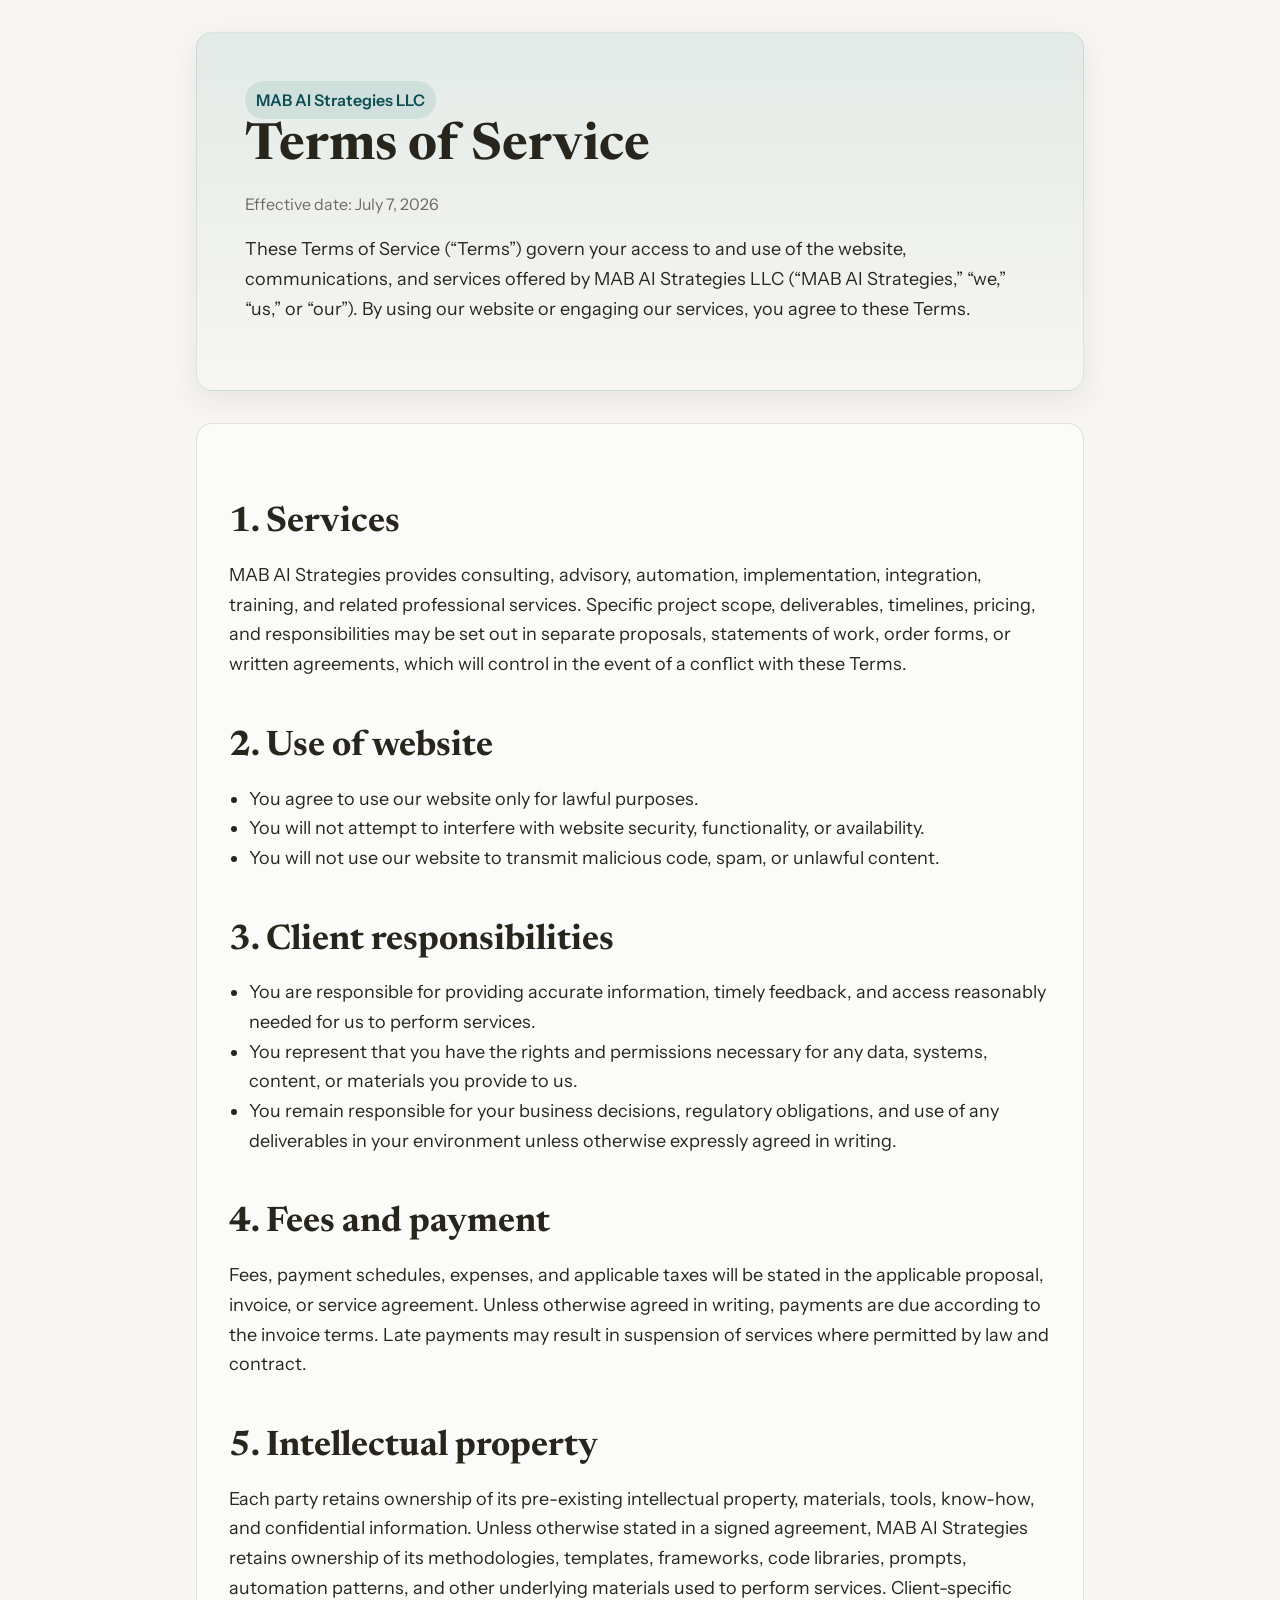
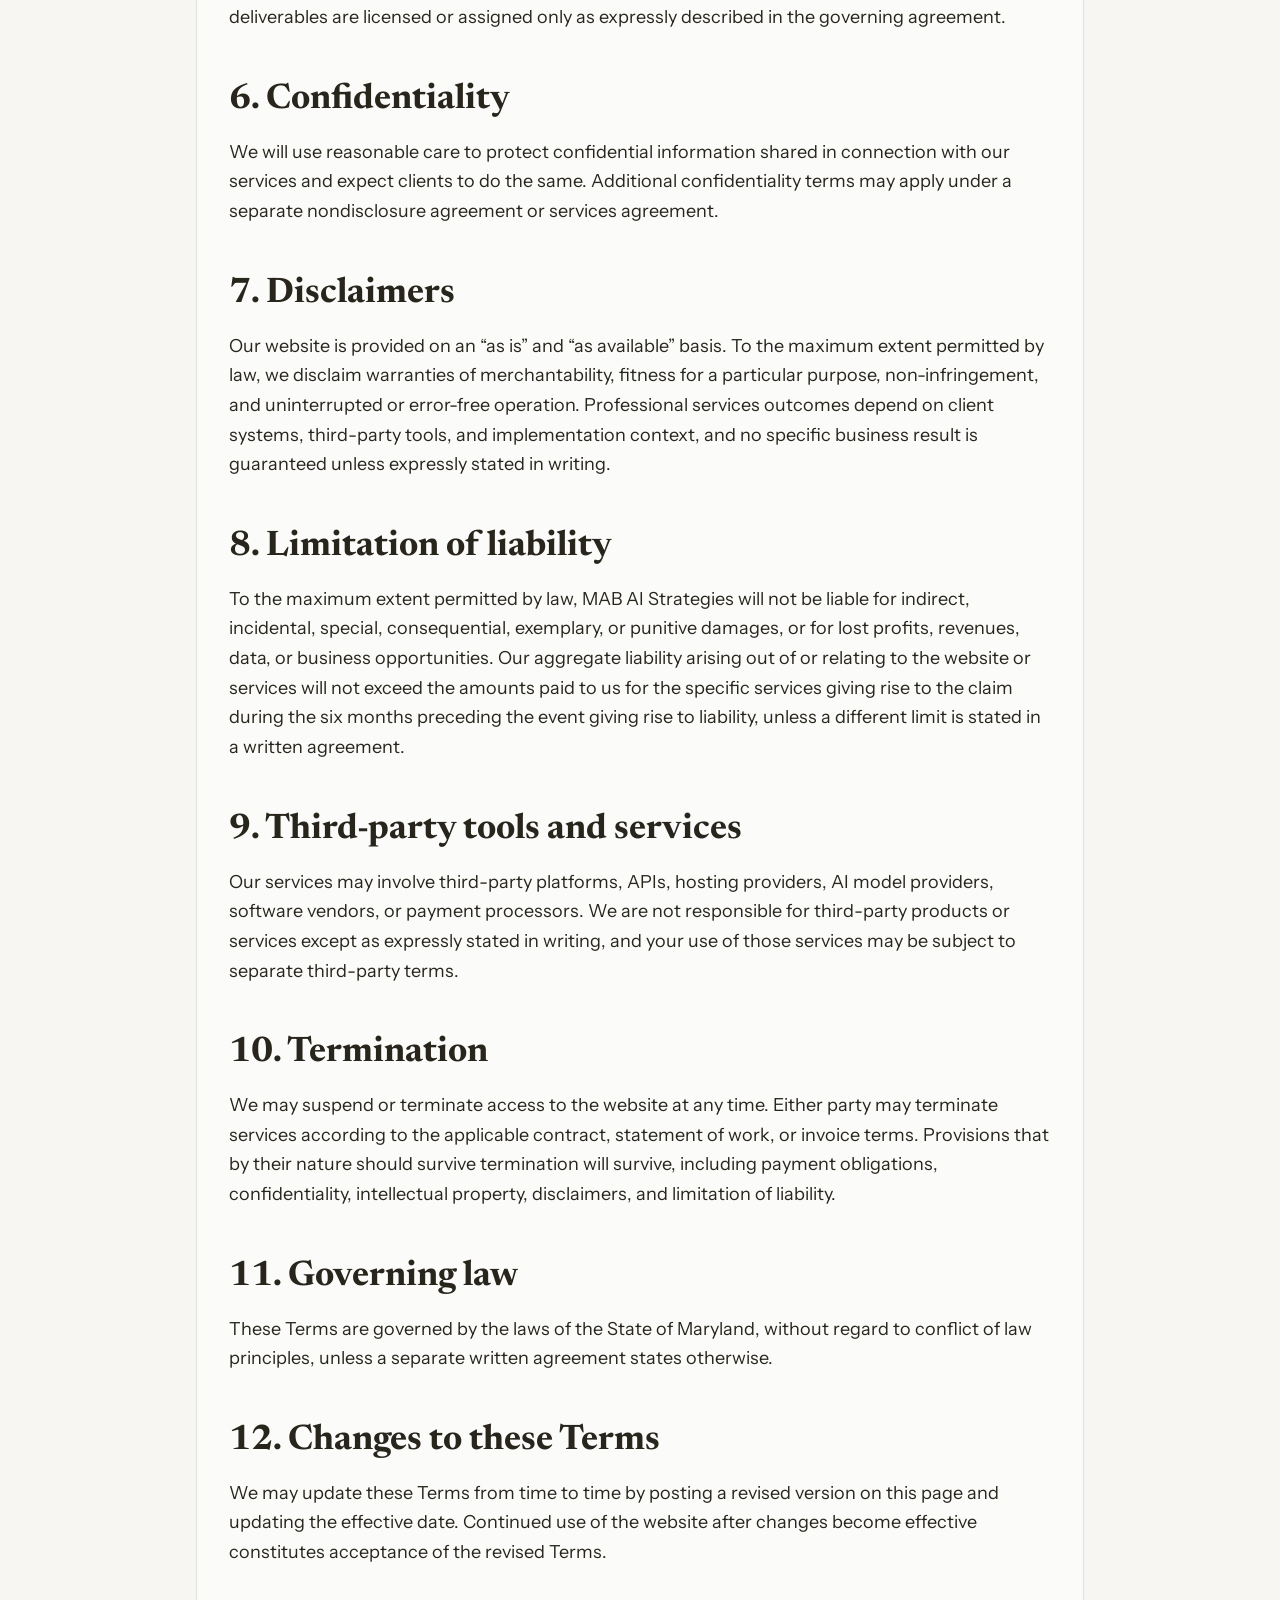
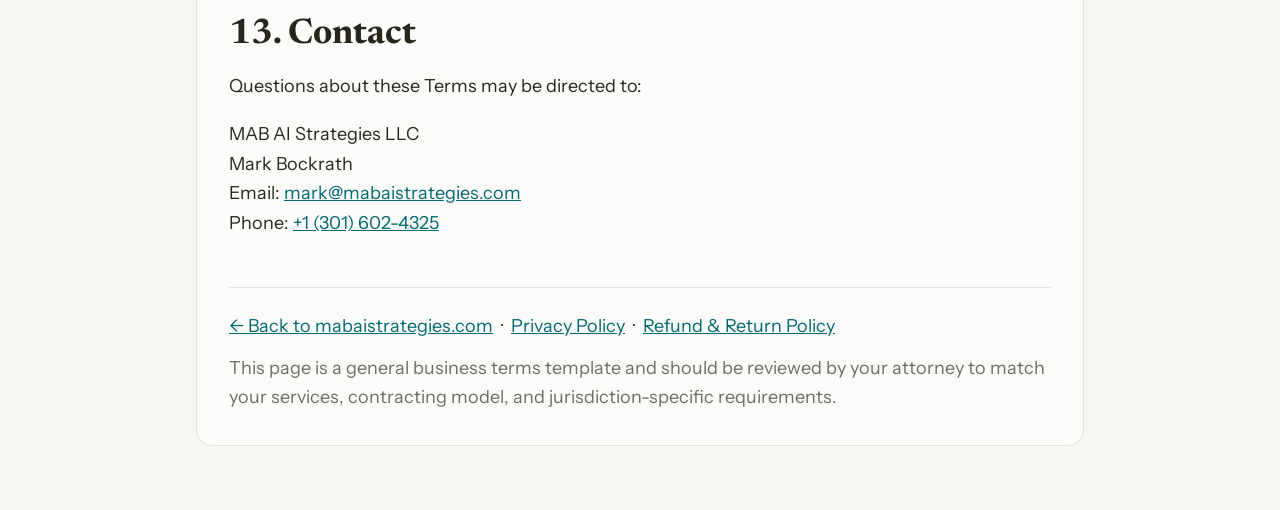
<file: terms-of-service.html>
<!DOCTYPE html>
<html lang="en">
<head>
  <meta charset="UTF-8" />
  <meta name="viewport" content="width=device-width, initial-scale=1.0" />
  <title>Terms of Service | MAB AI Strategies</title>
  <meta name="description" content="Terms of Service for MAB AI Strategies LLC." />
  <link rel="canonical" href="https://www.mabaistrategies.com/terms-of-service.html">
  <meta name="theme-color" content="#01696f">
  <link rel="icon" href="assets/favicon.svg" type="image/svg+xml">
  <link rel="preconnect" href="https://fonts.googleapis.com">
  <link rel="preconnect" href="https://fonts.gstatic.com" crossorigin>
  <link href="https://fonts.googleapis.com/css2?family=Instrument+Sans:wght@400;500;600;700&family=Newsreader:opsz,wght@6..72,400;6..72,600&display=swap" rel="stylesheet">
  <style>
    :root {
      --text-sm: clamp(0.875rem, 0.8rem + 0.35vw, 1rem);
      --text-base: clamp(1rem, 0.95rem + 0.25vw, 1.125rem);
      --text-lg: clamp(1.125rem, 1rem + 0.75vw, 1.5rem);
      --text-xl: clamp(1.5rem, 1.2rem + 1.25vw, 2.25rem);
      --text-2xl: clamp(2rem, 1.2rem + 2.5vw, 3.5rem);
      --space-3: 0.75rem; --space-4: 1rem; --space-6: 1.5rem; --space-8: 2rem; --space-12: 3rem; --space-16: 4rem;
      --color-bg: #f7f6f2; --color-surface: #fbfbf9; --color-text: #28251d; --color-text-muted: #6f6c66; --color-primary: #01696f;
      --radius-xl: 1rem; --shadow-md: 0 10px 30px rgba(40, 37, 29, 0.08);
      --font-body: 'Instrument Sans', Arial, sans-serif; --font-display: 'Newsreader', Georgia, serif;
    }
    * { box-sizing: border-box; }
    body { margin: 0; font-family: var(--font-body); background: var(--color-bg); color: var(--color-text); line-height: 1.65; font-size: var(--text-base); }
    a { color: var(--color-primary); }
    .wrap { max-width: 920px; margin: 0 auto; padding: var(--space-8) var(--space-4) var(--space-16); }
    .hero { background: linear-gradient(180deg, rgba(1,105,111,.08), rgba(1,105,111,0)); border: 1px solid rgba(1,105,111,.12); border-radius: var(--radius-xl); padding: var(--space-12); box-shadow: var(--shadow-md); }
    h1, h2, h3 { font-family: var(--font-display); line-height: 1.1; margin: 0 0 var(--space-4); }
    h1 { font-size: var(--text-2xl); }
    h2 { font-size: var(--text-xl); margin-top: var(--space-12); }
    h3 { font-size: var(--text-lg); margin-top: var(--space-8); }
    .meta { color: var(--color-text-muted); font-size: var(--text-sm); margin-top: var(--space-3); }
    .card { margin-top: var(--space-8); background: var(--color-surface); border: 1px solid rgba(40,37,29,.12); border-radius: var(--radius-xl); padding: var(--space-8); }
    ul { padding-left: 1.25rem; }
    .badge { display: inline-block; padding: .35rem .7rem; border-radius: 999px; background: rgba(1,105,111,.1); color: #0c4e54; font-size: var(--text-sm); font-weight: 600; }
    .footer { margin-top: var(--space-12); padding-top: var(--space-6); border-top: 1px solid rgba(40,37,29,.12); color: var(--color-text-muted); }
    .footer p { margin: 0 0 var(--space-3); color: var(--color-text); }
  </style>
</head>
<body>
  <main class="wrap">
    <section class="hero">
      <span class="badge">MAB AI Strategies LLC</span>
      <h1>Terms of Service</h1>
      <p class="meta">Effective date: July 7, 2026</p>
      <p>These Terms of Service (“Terms”) govern your access to and use of the website, communications, and services offered by MAB AI Strategies LLC (“MAB AI Strategies,” “we,” “us,” or “our”). By using our website or engaging our services, you agree to these Terms.</p>
    </section>

    <section class="card">
      <h2>1. Services</h2>
      <p>MAB AI Strategies provides consulting, advisory, automation, implementation, integration, training, and related professional services. Specific project scope, deliverables, timelines, pricing, and responsibilities may be set out in separate proposals, statements of work, order forms, or written agreements, which will control in the event of a conflict with these Terms.</p>

      <h2>2. Use of website</h2>
      <ul>
        <li>You agree to use our website only for lawful purposes.</li>
        <li>You will not attempt to interfere with website security, functionality, or availability.</li>
        <li>You will not use our website to transmit malicious code, spam, or unlawful content.</li>
      </ul>

      <h2>3. Client responsibilities</h2>
      <ul>
        <li>You are responsible for providing accurate information, timely feedback, and access reasonably needed for us to perform services.</li>
        <li>You represent that you have the rights and permissions necessary for any data, systems, content, or materials you provide to us.</li>
        <li>You remain responsible for your business decisions, regulatory obligations, and use of any deliverables in your environment unless otherwise expressly agreed in writing.</li>
      </ul>

      <h2>4. Fees and payment</h2>
      <p>Fees, payment schedules, expenses, and applicable taxes will be stated in the applicable proposal, invoice, or service agreement. Unless otherwise agreed in writing, payments are due according to the invoice terms. Late payments may result in suspension of services where permitted by law and contract.</p>

      <h2>5. Intellectual property</h2>
      <p>Each party retains ownership of its pre-existing intellectual property, materials, tools, know-how, and confidential information. Unless otherwise stated in a signed agreement, MAB AI Strategies retains ownership of its methodologies, templates, frameworks, code libraries, prompts, automation patterns, and other underlying materials used to perform services. Client-specific deliverables are licensed or assigned only as expressly described in the governing agreement.</p>

      <h2>6. Confidentiality</h2>
      <p>We will use reasonable care to protect confidential information shared in connection with our services and expect clients to do the same. Additional confidentiality terms may apply under a separate nondisclosure agreement or services agreement.</p>

      <h2>7. Disclaimers</h2>
      <p>Our website is provided on an “as is” and “as available” basis. To the maximum extent permitted by law, we disclaim warranties of merchantability, fitness for a particular purpose, non-infringement, and uninterrupted or error-free operation. Professional services outcomes depend on client systems, third-party tools, and implementation context, and no specific business result is guaranteed unless expressly stated in writing.</p>

      <h2>8. Limitation of liability</h2>
      <p>To the maximum extent permitted by law, MAB AI Strategies will not be liable for indirect, incidental, special, consequential, exemplary, or punitive damages, or for lost profits, revenues, data, or business opportunities. Our aggregate liability arising out of or relating to the website or services will not exceed the amounts paid to us for the specific services giving rise to the claim during the six months preceding the event giving rise to liability, unless a different limit is stated in a written agreement.</p>

      <h2>9. Third-party tools and services</h2>
      <p>Our services may involve third-party platforms, APIs, hosting providers, AI model providers, software vendors, or payment processors. We are not responsible for third-party products or services except as expressly stated in writing, and your use of those services may be subject to separate third-party terms.</p>

      <h2>10. Termination</h2>
      <p>We may suspend or terminate access to the website at any time. Either party may terminate services according to the applicable contract, statement of work, or invoice terms. Provisions that by their nature should survive termination will survive, including payment obligations, confidentiality, intellectual property, disclaimers, and limitation of liability.</p>

      <h2>11. Governing law</h2>
      <p>These Terms are governed by the laws of the State of Maryland, without regard to conflict of law principles, unless a separate written agreement states otherwise.</p>

      <h2>12. Changes to these Terms</h2>
      <p>We may update these Terms from time to time by posting a revised version on this page and updating the effective date. Continued use of the website after changes become effective constitutes acceptance of the revised Terms.</p>

      <h2>13. Contact</h2>
      <p>Questions about these Terms may be directed to:</p>
      <p>MAB AI Strategies LLC<br>Mark Bockrath<br>Email: <a href="mailto:mark@mabaistrategies.com">mark@mabaistrategies.com</a><br>Phone: <a href="tel:+13016024325">+1 (301) 602-4325</a></p>

      <div class="footer">
        <p><a href="index.html">&larr; Back to mabaistrategies.com</a> &nbsp;&middot;&nbsp; <a href="privacy-policy.html">Privacy Policy</a> &nbsp;&middot;&nbsp; <a href="refund-policy.html">Refund &amp; Return Policy</a></p>
        This page is a general business terms template and should be reviewed by your attorney to match your services, contracting model, and jurisdiction-specific requirements.
      </div>
    </section>
  </main>
</body>
</html>
</file>
<file: css/style.css>
/* ═══════════════════════════════════════════════════════════════
   MAB AI STRATEGIES — "AGENTIC ENTERPRISE" DARK THEME
   Cosmic slate base · phosphorescent neon · refractive glass
   ═══════════════════════════════════════════════════════════════ */

:root{
  --bg:        #0A0C10;
  --bg-raise:  #11141B;
  --ink:       #EDF1F7;
  --ink-dim:   rgba(237,241,247,.62);
  --ink-faint: rgba(237,241,247,.38);

  --cyan:    #00E5FF;
  --violet:  #7C3AED;
  --magenta: #FF3D8A;
  --lime:    #AEEA00;
  --gold:    #FFD54A;

  --glass-bg:     rgba(255,255,255,.035);
  --glass-border: rgba(255,255,255,.08);

  --font-display: "Space Grotesk", "Inter", sans-serif;
  --font-body:    "Inter", sans-serif;
  --font-mono:    "JetBrains Mono", monospace;

  --ease-out: cubic-bezier(.16,1,.3,1);
}

*{ margin:0; padding:0; box-sizing:border-box; }
html{ scroll-behavior:smooth; }
body{
  background:var(--bg);
  color:var(--ink);
  font-family:var(--font-body);
  line-height:1.6;
  overflow-x:hidden;
  -webkit-font-smoothing:antialiased;
}
::selection{ background:rgba(0,229,255,.3); color:#fff; }
img{ max-width:100%; display:block; }
a{ color:inherit; text-decoration:none; }
ul{ list-style:none; }

/* ═══════════ COSMIC BACKGROUND DEPTH ═══════════ */
#cosmos{ position:fixed; inset:0; z-index:0; pointer-events:none; overflow:hidden; }

#particle-field{ position:absolute; inset:0; width:100%; height:100%; }

.nebula{
  position:absolute; border-radius:50%;
  filter:blur(110px); opacity:.16;
  will-change:transform;
  mix-blend-mode:screen;
}
.nebula--violet { width:55vw; height:55vw; background:radial-gradient(circle,#7C3AED 0%,transparent 65%); top:-12%; left:-12%; }
.nebula--cyan   { width:45vw; height:45vw; background:radial-gradient(circle,#00E5FF 0%,transparent 65%); top:34%;  right:-16%; opacity:.10; }
.nebula--magenta{ width:42vw; height:42vw; background:radial-gradient(circle,#FF3D8A 0%,transparent 65%); top:64%;  left:-10%; opacity:.10; }
.nebula--lime   { width:34vw; height:34vw; background:radial-gradient(circle,#AEEA00 0%,transparent 65%); bottom:-12%; right:8%; opacity:.07; }

.grain-overlay{
  position:absolute; inset:0; opacity:.05; mix-blend-mode:overlay;
  background-image:url("data:image/svg+xml,%3Csvg xmlns='http://www.w3.org/2000/svg' width='160' height='160'%3E%3Cfilter id='n'%3E%3CfeTurbulence type='fractalNoise' baseFrequency='0.85' numOctaves='2'/%3E%3C/filter%3E%3Crect width='100%25' height='100%25' filter='url(%23n)'/%3E%3C/svg%3E");
}

main, footer, header{ position:relative; z-index:2; }

/* ═══════════ GLASS SHEET MATERIAL ═══════════ */
.glass-sheet{
  background:var(--glass-bg);
  -webkit-backdrop-filter:blur(20px) saturate(1.4);
  backdrop-filter:blur(20px) saturate(1.4);
  border:1px solid var(--glass-border);
  box-shadow:
    0 20px 50px rgba(0,229,255,.06),
    0 8px 24px rgba(0,0,0,.55),
    inset 0 1px 0 rgba(255,255,255,.07);
}

/* ═══════════ NAVIGATION ═══════════ */
#site-nav{
  position:fixed; top:0; left:0; right:0; z-index:50;
  padding:18px clamp(16px,4vw,48px);
  transition:padding .4s var(--ease-out);
}
.nav-shell{
  max-width:1240px; margin:0 auto;
  display:flex; align-items:center; justify-content:space-between;
  border-radius:100px; padding:10px 12px 10px 22px;
}
.nav-brand{ display:flex; align-items:center; gap:12px; }
.brand-orb{
  width:32px; height:32px; flex-shrink:0;
  background:url("../assets/logo-mark.svg") center/contain no-repeat;
  filter:drop-shadow(0 0 10px rgba(0,229,255,.5));
  animation:orb-float 9s ease-in-out infinite;
}
@keyframes orb-float{ 0%,100%{ transform:rotate(-5deg); } 50%{ transform:rotate(5deg); } }
.footer-brand .brand-orb{ width:38px; height:38px; }
.brand-word{
  font-family:var(--font-display); font-weight:700; font-size:1.15rem; letter-spacing:.04em;
}
.brand-word em{
  font-style:normal;
  background:linear-gradient(90deg,var(--cyan),var(--violet));
  -webkit-background-clip:text; background-clip:text; color:transparent;
}
.nav-links{ display:flex; align-items:center; gap:6px; }
.nav-link{
  font-size:.86rem; font-weight:500; color:var(--ink-dim);
  padding:9px 16px; border-radius:100px;
  transition:color .25s, background .25s, text-shadow .25s;
}
.nav-link:hover{ color:#fff; background:rgba(255,255,255,.05); text-shadow:0 0 14px rgba(0,229,255,.8); }
.nav-link--cta{
  color:#05070b; font-weight:700;
  background:linear-gradient(90deg,var(--cyan),#54f0ff);
  box-shadow:0 0 22px rgba(0,229,255,.4);
}
.nav-link--cta:hover{ color:#05070b; background:linear-gradient(90deg,#54f0ff,var(--cyan)); text-shadow:none; box-shadow:0 0 34px rgba(0,229,255,.7); }

.nav-burger{
  display:none; flex-direction:column; gap:5px;
  background:none; border:0; cursor:pointer; padding:10px 14px;
}
.nav-burger span{ width:22px; height:2px; background:var(--cyan); border-radius:2px; transition:.3s; box-shadow:0 0 8px rgba(0,229,255,.6); }

/* ═══════════ HERO ═══════════ */
#hero-section{
  position:relative; min-height:100vh;
  display:flex; align-items:center; justify-content:center;
  padding:140px clamp(20px,5vw,64px) 90px;
  overflow:hidden;
}
#torus-canvas{
  position:absolute; inset:0; width:100%; height:100%;
  z-index:0;
}
.hero-vignette{
  position:absolute; inset:0; z-index:1; pointer-events:none;
  background:
    radial-gradient(ellipse 70% 55% at 50% 42%, transparent 30%, rgba(10,12,16,.72) 100%),
    linear-gradient(to bottom, rgba(10,12,16,.45) 0%, transparent 22%, transparent 70%, var(--bg) 100%);
}
.hero-content{
  position:relative; z-index:2; max-width:1080px; text-align:center;
}
.hero-kicker{
  display:inline-flex; align-items:center; gap:10px;
  font-family:var(--font-mono); font-size:.74rem; letter-spacing:.32em;
  color:var(--cyan); margin-bottom:34px;
  padding:10px 22px; border-radius:100px;
  border:1px solid rgba(0,229,255,.22);
  background:rgba(0,229,255,.05);
  box-shadow:0 0 30px rgba(0,229,255,.12), inset 0 0 18px rgba(0,229,255,.05);
}
.kicker-pulse{
  width:8px; height:8px; border-radius:50%; background:var(--lime);
  box-shadow:0 0 10px var(--lime);
  animation:kick 2s ease-in-out infinite;
}
@keyframes kick{ 0%,100%{ opacity:1; transform:scale(1);} 50%{ opacity:.4; transform:scale(.7);} }

.hero-headline{
  font-family:var(--font-display);
  font-size:clamp(2.5rem, 6.6vw, 5.4rem);
  font-weight:700; line-height:1.04; letter-spacing:-.025em;
  margin-bottom:30px;
}
.hero-headline .line{ display:block; }

/* Kinetic typography */
.kinetic-word{
  position:relative; display:inline-block;
  transition:text-shadow .35s, transform .35s var(--ease-out);
}
.kinetic-word--ghost{ color:var(--ink); }
.kinetic-word:hover{
  transform:translateY(-3px);
  text-shadow:0 0 24px rgba(0,229,255,.85), 0 14px 44px rgba(124,58,237,.6);
}
.grad-cyan{
  background:linear-gradient(92deg,#00E5FF 0%,#7DF9FF 45%,#7C3AED 110%);
  background-size:200% 100%;
  -webkit-background-clip:text; background-clip:text; color:transparent;
  animation:grad-slide 6s ease-in-out infinite alternate;
}
.grad-aurora{
  background:linear-gradient(92deg,#FFD54A 0%,#FF3D8A 40%,#7C3AED 80%,#00E5FF 120%);
  background-size:220% 100%;
  -webkit-background-clip:text; background-clip:text; color:transparent;
  animation:grad-slide 7s ease-in-out infinite alternate;
}
.grad-lime{
  background:linear-gradient(92deg,#AEEA00 0%,#00E5FF 90%);
  background-size:200% 100%;
  -webkit-background-clip:text; background-clip:text; color:transparent;
  animation:grad-slide 6s ease-in-out infinite alternate;
}
.grad-violet{
  background:linear-gradient(92deg,#7C3AED 0%,#FF3D8A 100%);
  background-size:200% 100%;
  -webkit-background-clip:text; background-clip:text; color:transparent;
  animation:grad-slide 6s ease-in-out infinite alternate;
}
@keyframes grad-slide{ from{ background-position:0% 0; } to{ background-position:100% 0; } }

.hero-sub{
  max-width:640px; margin:0 auto 44px;
  font-size:clamp(1rem,1.6vw,1.2rem); color:var(--ink-dim); font-weight:300;
}
.hero-sub strong{ color:var(--ink); font-weight:600; }

/* CTA buttons */
.hero-cta-row{
  display:flex; flex-wrap:wrap; gap:20px; justify-content:center; align-items:center;
  margin-bottom:58px;
}
.btn-convergence{
  position:relative; display:inline-flex; flex-direction:column; align-items:center;
  gap:2px; padding:18px 44px; border-radius:18px;
  font-family:var(--font-display);
  background:linear-gradient(135deg, rgba(0,229,255,.16), rgba(124,58,237,.22));
  border:1px solid rgba(0,229,255,.45);
  box-shadow:
    0 0 34px rgba(0,229,255,.25),
    0 20px 50px rgba(124,58,237,.25),
    inset 0 1px 0 rgba(255,255,255,.18);
  -webkit-backdrop-filter:blur(14px); backdrop-filter:blur(14px);
  overflow:visible; cursor:pointer;
  transition:box-shadow .35s, border-color .35s;
  will-change:transform;
}
.btn-convergence:hover{
  border-color:rgba(0,229,255,.9);
  box-shadow:
    0 0 60px rgba(0,229,255,.5),
    0 24px 70px rgba(124,58,237,.45),
    inset 0 1px 0 rgba(255,255,255,.3);
}
.btn-label{
  font-size:1.06rem; font-weight:700; letter-spacing:.02em; color:#fff;
  display:flex; align-items:center; gap:10px;
}
.btn-label i{ color:var(--cyan); filter:drop-shadow(0 0 8px var(--cyan)); }
.btn-sublabel{
  font-size:.72rem; font-family:var(--font-mono); letter-spacing:.16em;
  color:rgba(0,229,255,.8); text-transform:uppercase;
}
.btn-pulse{
  position:absolute; inset:-1px; border-radius:18px; pointer-events:none;
  border:1px solid rgba(0,229,255,.7); opacity:0;
}
.btn-convergence:hover .btn-pulse{ animation:pulse-ring 1.4s var(--ease-out) infinite; }
@keyframes pulse-ring{
  0%{ opacity:.9; transform:scale(1); }
  100%{ opacity:0; transform:scale(1.22); }
}
.btn-convergence--xl{ padding:24px 60px; border-radius:22px; }
.btn-convergence--xl .btn-label{ font-size:1.3rem; }

.btn-ghost{
  display:inline-flex; align-items:center; gap:10px;
  padding:16px 30px; border-radius:14px;
  font-weight:600; font-size:.95rem; color:var(--ink-dim);
  border:1px solid var(--glass-border);
  background:var(--glass-bg);
  -webkit-backdrop-filter:blur(12px); backdrop-filter:blur(12px);
  transition:color .3s, border-color .3s, box-shadow .3s;
  will-change:transform;
}
.btn-ghost:hover{
  color:#fff; border-color:rgba(174,234,0,.5);
  box-shadow:0 0 26px rgba(174,234,0,.18);
}
.btn-ghost i{ color:var(--lime); }

/* Hero ticker */
.hero-ticker{
  display:inline-flex; align-items:center; gap:clamp(16px,3vw,38px);
  padding:18px clamp(20px,4vw,44px); border-radius:100px;
  background:rgba(255,255,255,.03);
  border:1px solid var(--glass-border);
  -webkit-backdrop-filter:blur(16px); backdrop-filter:blur(16px);
}
.hero-ticker li{ display:flex; flex-direction:column; align-items:center; gap:2px; }
.hero-ticker strong{
  font-family:var(--font-display); font-size:clamp(1.4rem,2.6vw,2rem); font-weight:700;
  background:linear-gradient(90deg,var(--cyan),var(--lime));
  -webkit-background-clip:text; background-clip:text; color:transparent;
}
.hero-ticker span{ font-size:.72rem; letter-spacing:.08em; text-transform:uppercase; color:var(--ink-faint); }
.ticker-divide{ width:1px; height:38px; background:linear-gradient(to bottom,transparent,rgba(0,229,255,.4),transparent); }

.scroll-cue{
  position:absolute; bottom:28px; left:50%; transform:translateX(-50%); z-index:2;
  width:24px; height:40px; border-radius:14px;
  border:1.5px solid rgba(0,229,255,.4);
  display:flex; justify-content:center; padding-top:7px;
}
.scroll-cue span{
  width:4px; height:8px; border-radius:3px; background:var(--cyan);
  box-shadow:0 0 8px var(--cyan);
  animation:cue 1.8s ease-in-out infinite;
}
@keyframes cue{ 0%{ transform:translateY(0); opacity:1;} 70%{ transform:translateY(14px); opacity:0;} 100%{ opacity:0;} }

/* ═══════════ SECTION SCAFFOLD ═══════════ */
section{ position:relative; padding:130px clamp(20px,5vw,64px); }

.section-head{ max-width:880px; margin:0 auto 80px; text-align:center; }
.section-eyebrow{
  display:inline-flex; align-items:center; gap:10px;
  font-family:var(--font-mono); font-size:.72rem; letter-spacing:.3em;
  color:var(--ink-dim); margin-bottom:22px;
}
.eyebrow-dot{ width:9px; height:9px; border-radius:50%; }
.eyebrow-dot.lime   { background:var(--lime);    box-shadow:0 0 12px var(--lime); }
.eyebrow-dot.cyan   { background:var(--cyan);    box-shadow:0 0 12px var(--cyan); }
.eyebrow-dot.magenta{ background:var(--magenta); box-shadow:0 0 12px var(--magenta); }
.eyebrow-dot.violet { background:var(--violet);  box-shadow:0 0 12px var(--violet); }

.section-title{
  font-family:var(--font-display);
  font-size:clamp(2rem,4.6vw,3.6rem);
  font-weight:700; line-height:1.08; letter-spacing:-.02em;
  margin-bottom:22px;
}
.kinetic-h{ transition:text-shadow .4s; }
.kinetic-h:hover{ text-shadow:0 0 34px rgba(0,229,255,.35); }
.section-lede{ color:var(--ink-dim); font-size:1.05rem; max-width:620px; margin:0 auto; font-weight:300; }

/* Section discs — tactile separators */
.section-disc{
  position:absolute; left:50%; transform:translateX(-50%);
  width:min(1400px,140vw); height:340px; border-radius:50%;
  pointer-events:none; z-index:-1;
}
.section-disc--top{
  top:-200px;
  background:
    radial-gradient(ellipse at 50% 100%, rgba(174,234,0,.07), transparent 60%),
    linear-gradient(to bottom, transparent, rgba(17,20,27,.9));
  box-shadow:0 20px 50px rgba(0,229,255,.1), 0 -30px 80px rgba(0,0,0,.6);
  border-top:1px solid rgba(255,255,255,.05);
}
.section-disc--violet{
  top:-180px;
  background:
    radial-gradient(ellipse at 50% 100%, rgba(124,58,237,.1), transparent 60%);
  box-shadow:0 20px 50px rgba(124,58,237,.12);
  border-top:1px solid rgba(255,255,255,.04);
}

/* ═══════════ MECHANISM PIPELINE ═══════════ */
#mechanism-section{
  background:linear-gradient(to bottom, transparent, rgba(17,20,27,.55) 12%, rgba(17,20,27,.55) 88%, transparent);
}
.pipeline-wrap{
  position:relative; max-width:1100px; margin:0 auto;
  display:flex; flex-direction:column; gap:clamp(70px,9vw,120px);
  padding:40px 0 60px;
}
#pipeline-svg{
  position:absolute; inset:0; width:100%; height:100%; z-index:0; pointer-events:none;
}
#pipe-base{ stroke:rgba(255,255,255,.07); stroke-width:3; stroke-dasharray:2 10; stroke-linecap:round; }
#pipe-lit{
  stroke:url(#pipe-grad); stroke-width:3.5; stroke-linecap:round;
}
#pipe-comet{ fill:#fff; filter:drop-shadow(0 0 12px var(--cyan)); }

.pipe-node{
  position:relative; z-index:1;
  display:flex; align-items:center; gap:clamp(22px,4vw,44px);
  max-width:640px;
}
.pipe-node--left { align-self:flex-start; }
.pipe-node--right{ align-self:flex-end; flex-direction:row-reverse; text-align:right; }
.pipe-node--right .pipe-copy{ display:flex; flex-direction:column; align-items:flex-end; }

/* Matte clay discs */
.clay-disc{
  position:relative; flex-shrink:0;
  width:clamp(96px,11vw,130px); height:clamp(96px,11vw,130px); border-radius:50%;
  display:flex; align-items:center; justify-content:center;
  background:
    radial-gradient(circle at 32% 26%, rgba(255,255,255,.13), transparent 42%),
    radial-gradient(circle at 70% 85%, rgba(0,0,0,.5), transparent 55%),
    linear-gradient(145deg,#1d212c,#0d0f15);
  border:1px solid rgba(255,255,255,.07);
  box-shadow:
    0 20px 50px rgba(0,229,255,.1),
    0 12px 30px rgba(0,0,0,.7),
    inset 0 2px 3px rgba(255,255,255,.1),
    inset 0 -8px 18px rgba(0,0,0,.55);
  transition:transform .5s var(--ease-out), box-shadow .5s;
}
.pipe-node:hover .clay-disc{ transform:translateY(-6px) rotate(-4deg); }
.clay-disc i{ font-size:clamp(1.6rem,2.6vw,2.2rem); }
.clay-disc[data-accent="cyan"]    i{ color:var(--cyan);    filter:drop-shadow(0 0 14px rgba(0,229,255,.8)); }
.clay-disc[data-accent="violet"]  i{ color:#A78BFA;        filter:drop-shadow(0 0 14px rgba(124,58,237,.9)); }
.clay-disc[data-accent="magenta"] i{ color:var(--magenta); filter:drop-shadow(0 0 14px rgba(255,61,138,.8)); }
.clay-disc[data-accent="lime"]    i{ color:var(--lime);    filter:drop-shadow(0 0 14px rgba(174,234,0,.8)); }
.pipe-node:hover .clay-disc[data-accent="cyan"]   { box-shadow:0 26px 60px rgba(0,229,255,.22), 0 12px 30px rgba(0,0,0,.7), inset 0 2px 3px rgba(255,255,255,.1), inset 0 -8px 18px rgba(0,0,0,.55); }
.pipe-node:hover .clay-disc[data-accent="violet"] { box-shadow:0 26px 60px rgba(124,58,237,.26), 0 12px 30px rgba(0,0,0,.7), inset 0 2px 3px rgba(255,255,255,.1), inset 0 -8px 18px rgba(0,0,0,.55); }
.pipe-node:hover .clay-disc[data-accent="magenta"]{ box-shadow:0 26px 60px rgba(255,61,138,.24), 0 12px 30px rgba(0,0,0,.7), inset 0 2px 3px rgba(255,255,255,.1), inset 0 -8px 18px rgba(0,0,0,.55); }
.pipe-node:hover .clay-disc[data-accent="lime"]   { box-shadow:0 26px 60px rgba(174,234,0,.2), 0 12px 30px rgba(0,0,0,.7), inset 0 2px 3px rgba(255,255,255,.1), inset 0 -8px 18px rgba(0,0,0,.55); }
.clay-num{
  position:absolute; top:-6px; right:-6px;
  font-family:var(--font-mono); font-size:.68rem; letter-spacing:.08em;
  background:var(--bg-raise); color:var(--ink-dim);
  padding:4px 9px; border-radius:100px;
  border:1px solid rgba(255,255,255,.1);
  box-shadow:0 6px 16px rgba(0,0,0,.6);
}

.pipe-copy h3{
  font-family:var(--font-display); font-size:clamp(1.35rem,2.4vw,1.8rem);
  font-weight:700; margin-bottom:10px; letter-spacing:-.01em;
}
.pipe-copy p{ color:var(--ink-dim); font-size:.97rem; font-weight:300; margin-bottom:14px; }
.pipe-copy p strong{ color:var(--ink); font-weight:600; }
.pipe-tag{
  display:inline-block;
  font-family:var(--font-mono); font-size:.66rem; letter-spacing:.22em;
  color:var(--ink-faint);
  padding:7px 14px; border-radius:100px;
  border:1px solid rgba(255,255,255,.09);
  background:rgba(255,255,255,.025);
}

/* ═══════════ REFRACTIVE CORE GRID ═══════════ */
.core-grid{
  max-width:1200px; margin:0 auto;
  display:grid; grid-template-columns:repeat(auto-fit, minmax(330px,1fr));
  gap:26px;
}
.core-card{
  position:relative; border-radius:24px; padding:36px 32px;
  overflow:hidden; cursor:default;
  transition:transform .55s var(--ease-out), box-shadow .55s, border-color .45s;
  will-change:transform;
}
.core-card:hover{ transform:translateY(-10px); }
.core-card[data-accent="cyan"]:hover   { border-color:rgba(0,229,255,.4);  box-shadow:0 30px 70px rgba(0,229,255,.16), 0 8px 24px rgba(0,0,0,.55), inset 0 1px 0 rgba(255,255,255,.07); }
.core-card[data-accent="violet"]:hover { border-color:rgba(124,58,237,.5); box-shadow:0 30px 70px rgba(124,58,237,.2), 0 8px 24px rgba(0,0,0,.55), inset 0 1px 0 rgba(255,255,255,.07); }
.core-card[data-accent="magenta"]:hover{ border-color:rgba(255,61,138,.45);box-shadow:0 30px 70px rgba(255,61,138,.16), 0 8px 24px rgba(0,0,0,.55), inset 0 1px 0 rgba(255,255,255,.07); }
.core-card[data-accent="lime"]:hover   { border-color:rgba(174,234,0,.4); box-shadow:0 30px 70px rgba(174,234,0,.14), 0 8px 24px rgba(0,0,0,.55), inset 0 1px 0 rgba(255,255,255,.07); }

/* light scatter follows cursor (driven by JS --mx/--my) */
.card-scatter{
  position:absolute; inset:0; opacity:0; pointer-events:none;
  transition:opacity .45s;
  background:radial-gradient(420px circle at var(--mx,50%) var(--my,50%),
    var(--scatter, rgba(0,229,255,.16)) 0%, transparent 62%);
  mix-blend-mode:screen;
}
.core-card[data-accent="cyan"]    .card-scatter{ --scatter:rgba(0,229,255,.18); }
.core-card[data-accent="violet"]  .card-scatter{ --scatter:rgba(150,100,255,.22); }
.core-card[data-accent="magenta"] .card-scatter{ --scatter:rgba(255,61,138,.18); }
.core-card[data-accent="lime"]    .card-scatter{ --scatter:rgba(174,234,0,.15); }
.core-card:hover .card-scatter{ opacity:1; }

.card-icon{
  font-size:1.9rem; margin-bottom:20px; display:inline-block;
  transition:transform .5s var(--ease-out), filter .4s;
}
.core-card[data-accent="cyan"]    .card-icon{ color:var(--cyan); }
.core-card[data-accent="violet"]  .card-icon{ color:#A78BFA; }
.core-card[data-accent="magenta"] .card-icon{ color:var(--magenta); }
.core-card[data-accent="lime"]    .card-icon{ color:var(--lime); }
.core-card:hover .card-icon{ transform:scale(1.15) rotate(-6deg); filter:drop-shadow(0 0 16px currentColor); }

.card-face h3{
  font-family:var(--font-display); font-size:1.32rem; font-weight:700; margin-bottom:10px;
}
.card-face p{ color:var(--ink-dim); font-size:.93rem; font-weight:300; }

.card-specs{
  max-height:0; opacity:0; overflow:hidden;
  transition:max-height .6s var(--ease-out), opacity .5s .08s, margin .5s;
  margin-top:0;
}
.core-card:hover .card-specs,
.core-card:focus-within .card-specs,
.core-card.is-open .card-specs{ max-height:260px; opacity:1; margin-top:22px; }
.spec-title{
  font-family:var(--font-mono); font-size:.66rem; letter-spacing:.2em;
  color:var(--ink-faint); margin-bottom:12px;
  padding-top:16px; border-top:1px dashed rgba(255,255,255,.12);
}
.card-specs ul li{
  font-family:var(--font-mono); font-size:.78rem; color:var(--ink-dim);
  padding:5px 0; display:flex; gap:9px; align-items:baseline;
}
.card-specs ul li i{ font-size:.65rem; }
.core-card[data-accent="cyan"]    .card-specs i{ color:var(--cyan); }
.core-card[data-accent="violet"]  .card-specs i{ color:#A78BFA; }
.core-card[data-accent="magenta"] .card-specs i{ color:var(--magenta); }
.core-card[data-accent="lime"]    .card-specs i{ color:var(--lime); }

/* ═══════════ PROOF SECTION ═══════════ */
#proof-section{
  background:linear-gradient(to bottom, transparent, rgba(17,20,27,.5) 15%, rgba(17,20,27,.5) 85%, transparent);
}
.proof-grid{
  max-width:1150px; margin:0 auto 70px;
  display:grid; grid-template-columns:repeat(auto-fit,minmax(230px,1fr));
  gap:26px;
}
.proof-disc{
  position:relative; text-align:center; padding:52px 26px 44px;
  border-radius:30px;
  background:
    radial-gradient(circle at 30% 18%, rgba(255,255,255,.06), transparent 48%),
    linear-gradient(155deg,#171b25,#0c0e14);
  border:1px solid rgba(255,255,255,.06);
  box-shadow:
    0 20px 50px rgba(0,229,255,.08),
    0 14px 34px rgba(0,0,0,.65),
    inset 0 2px 2px rgba(255,255,255,.07),
    inset 0 -10px 24px rgba(0,0,0,.5);
  transition:transform .5s var(--ease-out), box-shadow .5s;
}
.proof-disc:hover{ transform:translateY(-8px); }
.disc-ring{
  position:absolute; top:18px; left:50%; transform:translateX(-50%);
  width:54px; height:6px; border-radius:6px; opacity:.9;
}
.proof-disc[data-accent="cyan"]    .disc-ring{ background:var(--cyan);    box-shadow:0 0 16px var(--cyan); }
.proof-disc[data-accent="violet"]  .disc-ring{ background:var(--violet);  box-shadow:0 0 16px var(--violet); }
.proof-disc[data-accent="magenta"] .disc-ring{ background:var(--magenta); box-shadow:0 0 16px var(--magenta); }
.proof-disc[data-accent="lime"]    .disc-ring{ background:var(--lime);    box-shadow:0 0 16px var(--lime); }
.proof-disc strong{
  display:block; font-family:var(--font-display);
  font-size:clamp(2.6rem,4.4vw,3.6rem); font-weight:700; line-height:1; margin-bottom:12px;
  background:linear-gradient(180deg,#fff 20%, rgba(255,255,255,.55));
  -webkit-background-clip:text; background-clip:text; color:transparent;
}
.proof-disc span{ font-size:.84rem; color:var(--ink-dim); font-weight:300; }

.proof-quote{
  max-width:840px; margin:0 auto; border-radius:26px;
  padding:clamp(34px,5vw,54px);
}
.proof-quote blockquote{
  font-family:var(--font-display);
  font-size:clamp(1.15rem,2.2vw,1.5rem); font-weight:500; line-height:1.5;
  color:var(--ink); margin-bottom:20px;
}
.proof-quote em{
  font-style:normal;
  background:linear-gradient(90deg,var(--lime),var(--cyan));
  -webkit-background-clip:text; background-clip:text; color:transparent;
}
.proof-quote figcaption{
  font-family:var(--font-mono); font-size:.78rem; letter-spacing:.14em; color:var(--ink-faint);
}

/* ═══════════ CONVERGENCE ═══════════ */
#convergence-section{
  padding-top:170px; padding-bottom:170px;
  display:flex; justify-content:center; overflow:hidden;
}
.convergence-aura{
  position:absolute; inset:0; pointer-events:none;
  background:
    radial-gradient(ellipse 60% 55% at 50% 50%, rgba(124,58,237,.22), transparent 65%),
    radial-gradient(ellipse 42% 38% at 56% 46%, rgba(255,61,138,.15), transparent 65%);
  filter:blur(8px);
  animation:aura-breathe 7s ease-in-out infinite alternate;
}
@keyframes aura-breathe{ from{ opacity:.75; transform:scale(1);} to{ opacity:1; transform:scale(1.06);} }

.convergence-node{
  position:relative; max-width:820px; width:100%; text-align:center;
  border-radius:36px; padding:clamp(48px,7vw,80px) clamp(28px,6vw,72px);
  border:1px solid rgba(167,139,250,.25);
  box-shadow:
    0 0 80px rgba(124,58,237,.25),
    0 30px 90px rgba(255,61,138,.12),
    0 20px 50px rgba(0,0,0,.6),
    inset 0 1px 0 rgba(255,255,255,.1);
}
.section-eyebrow.centered{ justify-content:center; display:inline-flex; }
.convergence-title{
  font-family:var(--font-display);
  font-size:clamp(2rem,4.8vw,3.5rem); font-weight:700; line-height:1.1;
  letter-spacing:-.02em; margin:14px 0 24px;
}
.convergence-lede{
  color:var(--ink-dim); max-width:560px; margin:0 auto 44px; font-weight:300; font-size:1.02rem;
}
.convergence-meta{
  margin-top:36px; display:flex; flex-wrap:wrap; gap:26px; justify-content:center;
}
.convergence-meta li{
  font-family:var(--font-mono); font-size:.74rem; letter-spacing:.12em;
  color:var(--ink-faint); display:flex; align-items:center; gap:9px;
}
.convergence-meta i{ color:#A78BFA; }

/* ═══════════ FOOTER ═══════════ */
#site-footer{
  border-top:1px solid rgba(255,255,255,.06);
  background:rgba(10,12,16,.7);
  -webkit-backdrop-filter:blur(14px); backdrop-filter:blur(14px);
}
.footer-shell{
  max-width:1200px; margin:0 auto;
  padding:50px clamp(20px,5vw,64px);
  display:flex; flex-wrap:wrap; align-items:center; gap:30px;
  justify-content:space-between;
}
.footer-brand{ display:flex; align-items:center; gap:16px; }
.footer-name{ font-family:var(--font-display); font-weight:700; }
.footer-tag{ font-size:.8rem; color:var(--ink-faint); max-width:380px; }
.footer-social{ display:flex; gap:12px; }
.footer-social a{
  width:42px; height:42px; border-radius:50%;
  display:flex; align-items:center; justify-content:center;
  border:1px solid var(--glass-border); background:var(--glass-bg);
  color:var(--ink-dim); transition:color .3s, border-color .3s, box-shadow .3s;
  will-change:transform;
}
.footer-social a:hover{
  color:var(--cyan); border-color:rgba(0,229,255,.5);
  box-shadow:0 0 22px rgba(0,229,255,.3);
}
.footer-legal{ font-size:.74rem; color:var(--ink-faint); font-family:var(--font-mono); }

.footer-policies{
  flex-basis:100%;
  display:flex; flex-wrap:wrap; justify-content:space-evenly; gap:10px 28px;
  margin-top:6px; padding-top:22px;
  border-top:1px solid rgba(255,255,255,.06);
}
.footer-policies a{
  font-size:.76rem; font-family:var(--font-mono); letter-spacing:.06em;
  color:var(--ink-faint); transition:color .25s, text-shadow .25s;
}
.footer-policies a:hover{ color:var(--cyan); text-shadow:0 0 10px rgba(0,229,255,.5); }

/* ═══════════ SCROLL REVEAL ═══════════ */
.reveal{
  opacity:0;
  transform:translateY(46px);
  filter:blur(10px);
  transition:
    opacity 1s var(--ease-out) var(--d,0s),
    transform 1.1s var(--ease-out) var(--d,0s),
    filter 1.1s var(--ease-out) var(--d,0s);
  will-change:opacity, transform, filter;
}
.reveal.in-view{ opacity:1; transform:none; filter:blur(0); }

/* ═══════════ RESPONSIVE ═══════════ */
@media (max-width: 880px){
  .nav-links{
    position:absolute; top:calc(100% + 12px); right:0; left:0;
    flex-direction:column; align-items:stretch; gap:4px;
    padding:18px; border-radius:24px;
    background:rgba(13,15,21,.92);
    -webkit-backdrop-filter:blur(24px); backdrop-filter:blur(24px);
    border:1px solid var(--glass-border);
    box-shadow:0 30px 70px rgba(0,0,0,.7);
    opacity:0; visibility:hidden; transform:translateY(-12px);
    transition:.35s var(--ease-out);
  }
  .nav-shell{ position:relative; }
  .nav-links.open{ opacity:1; visibility:visible; transform:none; }
  .nav-link{ text-align:center; padding:13px; }
  .nav-burger{ display:flex; }

  #pipeline-svg{ display:none; }
  .pipe-node, .pipe-node--right{
    flex-direction:column; align-self:stretch; text-align:center; align-items:center;
    max-width:100%;
  }
  .pipe-node--right .pipe-copy{ align-items:center; }
  .pipeline-wrap{ gap:64px; }

  .hero-ticker{ flex-wrap:wrap; justify-content:center; border-radius:26px; }
  .ticker-divide{ display:none; }
}

/* ═══════════ MOTION BANDS (video) ═══════════ */
.motion-section{ padding-top:40px; padding-bottom:40px; }
.motion-band{
  position:relative; max-width:1200px; margin:0 auto; border-radius:28px;
  overflow:hidden; isolation:isolate;
  border:1px solid var(--glass-border);
  box-shadow:0 30px 80px rgba(0,0,0,.55), 0 0 60px rgba(0,229,255,.06);
  min-height:clamp(280px,42vw,480px);
  display:flex; align-items:flex-end;
}
.motion-band__video{
  position:absolute; inset:0; width:100%; height:100%;
  object-fit:cover; z-index:-2; background:#0c0e14;
}
.motion-band__scrim{
  position:absolute; inset:0; z-index:-1; pointer-events:none;
  background:
    linear-gradient(to top, rgba(10,12,16,.94) 0%, rgba(10,12,16,.32) 48%, rgba(10,12,16,.6) 100%),
    radial-gradient(ellipse 75% 65% at 28% 82%, rgba(124,58,237,.24), transparent 60%);
}
.motion-band__copy{ position:relative; z-index:1; padding:clamp(28px,5vw,58px); max-width:700px; }
.motion-band__tag{
  display:inline-flex; align-items:center; gap:9px; margin-bottom:18px;
  font-family:var(--font-mono); font-size:.7rem; letter-spacing:.26em; color:var(--cyan);
}
.motion-band__copy h2{
  font-family:var(--font-display); font-weight:700; letter-spacing:-.02em;
  font-size:clamp(1.6rem,3.4vw,2.6rem); line-height:1.12; margin-bottom:14px;
}
.motion-band__copy p{ color:var(--ink-dim); font-weight:300; font-size:1rem; max-width:540px; }

@media (prefers-reduced-motion: reduce){
  *, *::before, *::after{ animation-duration:.001s !important; transition-duration:.001s !important; }
  .reveal{ opacity:1; transform:none; filter:none; }
}
</file>
<file: css/pages.css>
/* ═══════════════════════════════════════════════════════════════
   MAB AI STRATEGIES — INNER PAGES SHARED STYLESHEET
   Extends css/style.css · Services · About · Contact · Portal
   ═══════════════════════════════════════════════════════════════ */

/* ═══════════ PAGE HERO (sub-pages) ═══════════ */
.page-hero{
  position:relative; min-height:42vh;
  display:flex; align-items:center; justify-content:center; text-align:center;
  padding:160px clamp(20px,5vw,64px) 80px;
  overflow:hidden;
}
.page-hero-bg{
  position:absolute; inset:0; z-index:0; pointer-events:none;
}
#page-hero-canvas{
  position:absolute; inset:0; width:100%; height:100%;
  display:block;
}
.page-hero-vignette{
  position:absolute; inset:0;
  background:
    radial-gradient(ellipse 80% 60% at 50% 30%, transparent 22%, rgba(10,12,16,.68) 100%),
    linear-gradient(to bottom, rgba(10,12,16,.5) 0%, transparent 30%, transparent 65%, var(--bg) 100%);
}
.page-hero-content{ position:relative; z-index:2; max-width:900px; }
.page-hero-content .hero-kicker{ margin-bottom:24px; }
.page-hero-content h1{
  font-family:var(--font-display);
  font-size:clamp(2.2rem,5.6vw,4.2rem);
  font-weight:700; line-height:1.06; letter-spacing:-.025em;
  margin-bottom:22px;
}
.page-hero-content .hero-sub{
  font-size:clamp(.95rem,1.5vw,1.15rem); margin-bottom:34px;
}

/* ═══════════ SERVICES PAGE ═══════════ */

/* Tier grid */
.tier-grid{
  max-width:1280px; margin:0 auto;
  display:grid; grid-template-columns:repeat(auto-fit, minmax(310px,1fr));
  gap:28px; align-items:start;
}
.tier-card{
  position:relative; border-radius:28px; padding:40px 34px 36px;
  transition:transform .55s var(--ease-out), box-shadow .5s;
  will-change:transform;
}
.tier-card:hover{ transform:translateY(-10px); }

.tier-card--starter{
  background:linear-gradient(155deg,#131820,#0d1017);
  border:1px solid rgba(0,229,255,.18);
  box-shadow:0 20px 50px rgba(0,229,255,.08),0 8px 24px rgba(0,0,0,.6),inset 0 1px 0 rgba(255,255,255,.06);
}
.tier-card--professional{
  background:linear-gradient(155deg,#15112d,#0e0b1e);
  border:1px solid rgba(124,58,237,.38);
  box-shadow:0 20px 60px rgba(124,58,237,.2),0 8px 24px rgba(0,0,0,.6),inset 0 1px 0 rgba(255,255,255,.08);
}
.tier-card--professional.featured{
  border-color:rgba(124,58,237,.7);
  box-shadow:0 30px 80px rgba(124,58,237,.35),0 0 0 1px rgba(124,58,237,.35),0 8px 24px rgba(0,0,0,.6),inset 0 1px 0 rgba(255,255,255,.1);
}
.tier-card--elite{
  background:linear-gradient(155deg,#1a0e1a,#100912);
  border:1px solid rgba(255,61,138,.22);
  box-shadow:0 20px 50px rgba(255,61,138,.1),0 8px 24px rgba(0,0,0,.6),inset 0 1px 0 rgba(255,255,255,.06);
}
.tier-badge{
  position:absolute; top:-14px; left:50%; transform:translateX(-50%);
  font-family:var(--font-mono); font-size:.7rem; letter-spacing:.22em; font-weight:600;
  padding:7px 20px; border-radius:100px;
  white-space:nowrap;
}
.tier-badge--popular{ background:linear-gradient(90deg,var(--violet),#A78BFA); color:#fff; box-shadow:0 6px 20px rgba(124,58,237,.5); }
.tier-badge--premium{ background:linear-gradient(90deg,var(--magenta),#FF8AC1); color:#fff; box-shadow:0 6px 20px rgba(255,61,138,.45); }

.tier-label{
  font-family:var(--font-mono); font-size:.72rem; letter-spacing:.24em;
  color:var(--ink-faint); margin-bottom:14px; display:block;
}
.tier-name{
  font-family:var(--font-display); font-size:1.8rem; font-weight:700; margin-bottom:10px;
}
.tier-price{
  display:flex; align-items:baseline; gap:6px; margin-bottom:6px;
}
.tier-price strong{
  font-family:var(--font-display); font-size:clamp(2.4rem,4vw,3rem); font-weight:800;
}
.tier-price span{ color:var(--ink-dim); font-size:.9rem; }
.tier-desc{ color:var(--ink-dim); font-size:.9rem; margin-bottom:28px; font-weight:300; }
.tier-divider{ height:1px; background:rgba(255,255,255,.08); margin-bottom:24px; }

.tier-features{ list-style:none; margin-bottom:32px; display:flex; flex-direction:column; gap:12px; }
.tier-features li{
  display:flex; align-items:center; gap:12px; font-size:.9rem; color:var(--ink-dim);
}
.tier-features li i{ font-size:.75rem; flex-shrink:0; }
.tier-card--starter    .tier-features i{ color:var(--cyan); }
.tier-card--professional .tier-features i{ color:#A78BFA; }
.tier-card--elite      .tier-features i{ color:var(--magenta); }

.tier-cta{
  display:block; text-align:center;
  padding:16px 24px; border-radius:14px; font-weight:700; font-size:.95rem;
  transition:transform .3s var(--ease-out), box-shadow .3s;
  will-change:transform;
}
.tier-cta:hover{ transform:translateY(-3px); }
.tier-cta--cyan   { background:rgba(0,229,255,.1);  border:1px solid rgba(0,229,255,.4);  color:var(--cyan);    box-shadow:0 8px 24px rgba(0,229,255,.15); }
.tier-cta--violet { background:rgba(124,58,237,.22); border:1px solid rgba(124,58,237,.6); color:#A78BFA;        box-shadow:0 8px 24px rgba(124,58,237,.3); }
.tier-cta--magenta{ background:rgba(255,61,138,.1);  border:1px solid rgba(255,61,138,.4); color:var(--magenta); box-shadow:0 8px 24px rgba(255,61,138,.15); }
.tier-cta--lime   { background:rgba(174,234,0,.1);   border:1px solid rgba(174,234,0,.4);  color:var(--lime);    box-shadow:0 8px 24px rgba(174,234,0,.12); }
.tier-cta--cyan:hover   { box-shadow:0 14px 40px rgba(0,229,255,.3); }
.tier-cta--violet:hover { box-shadow:0 14px 40px rgba(124,58,237,.5); }
.tier-cta--magenta:hover{ box-shadow:0 14px 40px rgba(255,61,138,.28); }
.tier-cta--lime:hover   { box-shadow:0 14px 40px rgba(174,234,0,.28); }

/* ── One-Off / Standalone Engagements ── */
.oneoff-grid{
  max-width:1200px; margin:0 auto;
  display:grid; grid-template-columns:repeat(auto-fit,minmax(340px,1fr));
  gap:24px;
}
.oneoff-card{
  border-radius:24px; padding:36px 32px;
  display:flex; flex-direction:column; gap:24px;
  background:linear-gradient(155deg,rgba(20,24,34,.95),rgba(12,14,20,.98));
  border:1px solid rgba(174,234,0,.15);
  box-shadow:0 20px 50px rgba(174,234,0,.06),0 8px 24px rgba(0,0,0,.55),inset 0 1px 0 rgba(255,255,255,.05);
  transition:transform .5s var(--ease-out), box-shadow .5s, border-color .4s;
}
.oneoff-card:hover{
  transform:translateY(-8px);
  border-color:rgba(174,234,0,.38);
  box-shadow:0 32px 72px rgba(174,234,0,.12),0 8px 24px rgba(0,0,0,.6),inset 0 1px 0 rgba(255,255,255,.07);
}
.oneoff-icon-wrap{
  width:56px; height:56px; border-radius:16px; flex-shrink:0;
  display:flex; align-items:center; justify-content:center;
  background:rgba(174,234,0,.07); border:1px solid rgba(174,234,0,.2);
}
.oneoff-icon-wrap i{ font-size:1.5rem; color:var(--lime); }
.oneoff-content{ flex:1; }
.oneoff-label{
  font-family:var(--font-mono); font-size:.7rem; letter-spacing:.22em; font-weight:600;
  color:var(--lime); opacity:.75; display:block; margin-bottom:8px;
}
.oneoff-content h3{
  font-family:var(--font-display); font-size:1.2rem; font-weight:700; margin-bottom:10px;
}
.oneoff-content p{
  color:var(--ink-dim); font-size:.9rem; font-weight:300; line-height:1.65; margin-bottom:14px;
}
.oneoff-details{
  list-style:none; display:flex; flex-direction:column; gap:8px;
}
.oneoff-details li{
  display:flex; align-items:center; gap:10px;
  font-size:.85rem; color:var(--ink-faint);
}
.oneoff-details li i{ color:var(--lime); opacity:.7; font-size:.75rem; flex-shrink:0; }
.oneoff-cta-wrap{
  display:flex; flex-direction:column; gap:14px; align-items:flex-start;
}
.oneoff-price{
  font-family:var(--font-display); font-size:1.8rem; font-weight:800;
}

/* Service Modules Detail Grid */
.svc-detail-grid{
  max-width:1200px; margin:0 auto;
  display:grid; grid-template-columns:repeat(auto-fit,minmax(340px,1fr));
  gap:24px;
}
.svc-detail-card{
  border-radius:24px; padding:34px 30px;
  transition:transform .5s var(--ease-out), box-shadow .5s;
}
.svc-detail-card{ position:relative; overflow:hidden; }
.svc-detail-card::before{
  content:''; position:absolute; inset:0; opacity:0; pointer-events:none;
  transition:opacity .45s;
  background:radial-gradient(380px circle at var(--mx,50%) var(--my,50%), var(--scatter,rgba(0,229,255,.1)) 0%, transparent 60%);
  mix-blend-mode:screen;
}
.svc-detail-card[data-accent="cyan"]   ::before{ --scatter:rgba(0,229,255,.14); }
.svc-detail-card[data-accent="violet"] ::before{ --scatter:rgba(150,100,255,.16); }
.svc-detail-card[data-accent="magenta"]::before{ --scatter:rgba(255,61,138,.12); }
.svc-detail-card[data-accent="lime"]   ::before{ --scatter:rgba(174,234,0,.1); }
.svc-detail-card:hover::before{ opacity:1; }
.svc-detail-card:hover{ transform:translateY(-8px); }
.svc-detail-card[data-accent="cyan"]:hover   { box-shadow:0 26px 60px rgba(0,229,255,.16),0 8px 24px rgba(0,0,0,.55),inset 0 1px 0 rgba(255,255,255,.07); border-color:rgba(0,229,255,.35)!important; }
.svc-detail-card[data-accent="violet"]:hover { box-shadow:0 26px 60px rgba(124,58,237,.2),0 8px 24px rgba(0,0,0,.55),inset 0 1px 0 rgba(255,255,255,.07); border-color:rgba(124,58,237,.5)!important; }
.svc-detail-card[data-accent="magenta"]:hover{ box-shadow:0 26px 60px rgba(255,61,138,.15),0 8px 24px rgba(0,0,0,.55),inset 0 1px 0 rgba(255,255,255,.07); border-color:rgba(255,61,138,.4)!important; }
.svc-detail-card[data-accent="lime"]:hover   { box-shadow:0 26px 60px rgba(174,234,0,.13),0 8px 24px rgba(0,0,0,.55),inset 0 1px 0 rgba(255,255,255,.07); border-color:rgba(174,234,0,.35)!important; }
.svc-icon-wrap{
  width:56px; height:56px; border-radius:16px; margin-bottom:20px;
  display:flex; align-items:center; justify-content:center;
  background:rgba(255,255,255,.04); border:1px solid rgba(255,255,255,.08);
}
.svc-icon-wrap i{ font-size:1.5rem; }
.svc-detail-card[data-accent="cyan"]    .svc-icon-wrap i{ color:var(--cyan); }
.svc-detail-card[data-accent="violet"]  .svc-icon-wrap i{ color:#A78BFA; }
.svc-detail-card[data-accent="magenta"] .svc-icon-wrap i{ color:var(--magenta); }
.svc-detail-card[data-accent="lime"]    .svc-icon-wrap i{ color:var(--lime); }
.svc-detail-card h3{ font-family:var(--font-display); font-size:1.25rem; font-weight:700; margin-bottom:10px; }
.svc-detail-card p{ color:var(--ink-dim); font-size:.92rem; font-weight:300; line-height:1.65; margin-bottom:16px; }
.svc-tag-row{ display:flex; flex-wrap:wrap; gap:8px; }
.svc-tag{
  font-family:var(--font-mono); font-size:.65rem; letter-spacing:.18em; padding:5px 12px;
  border-radius:100px; border:1px solid rgba(255,255,255,.1); color:var(--ink-faint);
  background:rgba(255,255,255,.02);
}

/* FAQ Accordion */
.faq-list{ max-width:800px; margin:0 auto; display:flex; flex-direction:column; gap:12px; }
.faq-item{ border-radius:18px; border:1px solid rgba(255,255,255,.07); overflow:hidden; }
.faq-q{
  width:100%; padding:22px 26px; text-align:left; background:rgba(255,255,255,.025);
  border:0; cursor:pointer; color:var(--ink); font-family:var(--font-display);
  font-size:1.02rem; font-weight:600; display:flex; align-items:center; justify-content:space-between; gap:16px;
  transition:background .3s;
}
.faq-q:hover{ background:rgba(255,255,255,.04); }
.faq-icon{ width:28px; height:28px; border-radius:50%; border:1px solid rgba(0,229,255,.3); flex-shrink:0;
  display:flex; align-items:center; justify-content:center; transition:transform .4s var(--ease-out), background .3s; }
.faq-icon i{ font-size:.7rem; color:var(--cyan); }
.faq-item.open .faq-icon{ transform:rotate(45deg); background:rgba(0,229,255,.12); }
.faq-a{
  max-height:0; overflow:hidden;
  transition:max-height .55s var(--ease-out), padding .4s;
}
.faq-item.open .faq-a{ max-height:400px; }
.faq-a-inner{ padding:0 26px 22px; color:var(--ink-dim); font-size:.93rem; font-weight:300; line-height:1.7; }

/* ═══════════ ABOUT PAGE ═══════════ */
.about-split{
  max-width:1150px; margin:0 auto;
  display:grid; grid-template-columns:1fr 1fr; gap:clamp(40px,7vw,100px); align-items:center;
}
.about-split--reverse{ direction:rtl; }
.about-split--reverse > *{ direction:ltr; }

.about-portrait{
  position:relative; border-radius:32px; overflow:hidden;
  aspect-ratio:3/4; max-width:380px; margin:0 auto;
}
.about-portrait img{ width:100%; height:100%; object-fit:cover; }
.about-portrait-glow{
  position:absolute; inset:-2px; border-radius:34px; pointer-events:none;
  background:
    linear-gradient(145deg, rgba(0,229,255,.35) 0%, transparent 35%, transparent 65%, rgba(124,58,237,.3) 100%);
  mix-blend-mode:screen;
}
.about-portrait-frame{
  position:absolute; inset:0; border-radius:32px; pointer-events:none;
  border:1px solid rgba(255,255,255,.12);
  box-shadow:0 0 60px rgba(0,229,255,.15), inset 0 0 40px rgba(124,58,237,.08);
}
.about-badge{
  position:absolute; bottom:24px; right:24px;
  padding:12px 18px; border-radius:16px;
  background:rgba(10,12,16,.85); -webkit-backdrop-filter:blur(16px); backdrop-filter:blur(16px);
  border:1px solid rgba(0,229,255,.2);
  box-shadow:0 12px 34px rgba(0,0,0,.6);
}
.about-badge strong{ display:block; font-family:var(--font-display); font-size:1.3rem; color:var(--cyan); }
.about-badge span{ font-size:.75rem; color:var(--ink-faint); font-family:var(--font-mono); letter-spacing:.1em; }

.about-copy p{ color:var(--ink-dim); font-size:1.0rem; font-weight:300; line-height:1.75; margin-bottom:18px; }
.about-copy p strong{ color:var(--ink); font-weight:600; }
.about-copy p em{ font-style:normal; color:var(--cyan); }

.about-copy .section-title{ text-align:left; margin-bottom:20px; }

.value-pills{ display:flex; flex-wrap:wrap; gap:12px; margin-top:28px; }
.value-pill{
  font-family:var(--font-mono); font-size:.72rem; letter-spacing:.18em; padding:9px 18px;
  border-radius:100px; border:1px solid rgba(255,255,255,.09);
  background:rgba(255,255,255,.03); color:var(--ink-dim);
  transition:border-color .3s, color .3s, box-shadow .3s;
}
.value-pill:hover{ border-color:rgba(0,229,255,.4); color:var(--cyan); box-shadow:0 0 16px rgba(0,229,255,.15); }

/* Timeline */
.timeline{ max-width:720px; margin:0 auto; position:relative; padding-left:40px; }
.timeline::before{
  content:''; position:absolute; top:0; bottom:0; left:12px; width:2px;
  background:linear-gradient(to bottom, var(--cyan), var(--violet), var(--magenta), var(--lime));
  border-radius:2px;
}
.tl-item{
  position:relative; margin-bottom:46px;
  transition:transform .45s var(--ease-out);
}
.tl-item:hover{ transform:translateX(6px); }
.tl-dot{
  position:absolute; left:-36px; top:6px;
  width:14px; height:14px; border-radius:50%;
  border:2px solid var(--bg); z-index:1;
}
.tl-dot--cyan   { background:var(--cyan);    box-shadow:0 0 12px var(--cyan); }
.tl-dot--violet { background:var(--violet);  box-shadow:0 0 12px var(--violet); }
.tl-dot--magenta{ background:var(--magenta); box-shadow:0 0 12px var(--magenta); }
.tl-dot--lime   { background:var(--lime);    box-shadow:0 0 12px var(--lime); }
.tl-year{
  font-family:var(--font-mono); font-size:.7rem; letter-spacing:.2em; color:var(--ink-faint); margin-bottom:6px;
}
.tl-title{ font-family:var(--font-display); font-size:1.1rem; font-weight:700; margin-bottom:8px; }
.tl-body{ color:var(--ink-dim); font-size:.9rem; font-weight:300; line-height:1.65; }

/* Tech stack pills */
.stack-cloud{ display:flex; flex-wrap:wrap; gap:12px; justify-content:center; max-width:900px; margin:0 auto; }
.stack-pill{
  display:flex; align-items:center; gap:10px;
  padding:12px 20px; border-radius:100px;
  font-family:var(--font-mono); font-size:.8rem; letter-spacing:.1em;
  background:rgba(255,255,255,.03); border:1px solid rgba(255,255,255,.08); color:var(--ink-dim);
  transition:border-color .3s, box-shadow .3s, color .3s, transform .35s var(--ease-out);
  will-change:transform;
}
.stack-pill:hover{ transform:translateY(-4px); }
.stack-pill[data-accent="cyan"]:hover   { border-color:rgba(0,229,255,.5); color:var(--cyan); box-shadow:0 8px 24px rgba(0,229,255,.2); }
.stack-pill[data-accent="violet"]:hover { border-color:rgba(124,58,237,.5); color:#A78BFA; box-shadow:0 8px 24px rgba(124,58,237,.25); }
.stack-pill[data-accent="magenta"]:hover{ border-color:rgba(255,61,138,.5); color:var(--magenta); box-shadow:0 8px 24px rgba(255,61,138,.2); }
.stack-pill[data-accent="lime"]:hover   { border-color:rgba(174,234,0,.5); color:var(--lime); box-shadow:0 8px 24px rgba(174,234,0,.18); }
.stack-pill i{ font-size:.9rem; }

/* ═══════════ CONTACT PAGE ═══════════ */
.contact-grid{
  max-width:1150px; margin:0 auto;
  display:grid; grid-template-columns:1fr 1.5fr; gap:clamp(32px,6vw,80px); align-items:start;
}
.contact-info h3{
  font-family:var(--font-display); font-size:1.5rem; font-weight:700; margin-bottom:16px;
}
.contact-info p{ color:var(--ink-dim); font-size:.95rem; font-weight:300; margin-bottom:28px; line-height:1.7; }
.contact-methods{ display:flex; flex-direction:column; gap:14px; }
.contact-method{
  display:flex; align-items:center; gap:16px;
  padding:16px 20px; border-radius:16px;
  border:1px solid rgba(255,255,255,.07); background:rgba(255,255,255,.025);
  transition:border-color .3s, box-shadow .3s, transform .35s var(--ease-out);
  will-change:transform;
}
.contact-method:hover{ border-color:rgba(0,229,255,.3); box-shadow:0 8px 24px rgba(0,229,255,.1); transform:translateX(6px); }
.contact-method i{ font-size:1.1rem; color:var(--cyan); width:22px; text-align:center; }
.contact-method div strong{ display:block; font-size:.85rem; margin-bottom:2px; }
.contact-method div span{ font-size:.8rem; color:var(--ink-faint); }

/* Contact / Portal toggle tabs */
.portal-tabs{
  display:flex; gap:8px; margin-bottom:34px;
  padding:6px; border-radius:16px;
  background:rgba(255,255,255,.03); border:1px solid rgba(255,255,255,.07);
  width:fit-content;
}
.portal-tab{
  padding:11px 26px; border-radius:12px; border:0; cursor:pointer;
  font-family:var(--font-display); font-size:.9rem; font-weight:600;
  background:transparent; color:var(--ink-dim);
  transition:background .35s, color .35s, box-shadow .35s;
}
.portal-tab.active--contact{
  background:linear-gradient(135deg,rgba(0,229,255,.18),rgba(124,58,237,.18));
  border:1px solid rgba(0,229,255,.35); color:#fff;
  box-shadow:0 6px 20px rgba(0,229,255,.18);
}
.portal-tab.active--member{
  background:linear-gradient(135deg,rgba(124,58,237,.25),rgba(255,61,138,.18));
  border:1px solid rgba(124,58,237,.45); color:#A78BFA;
  box-shadow:0 6px 20px rgba(124,58,237,.3);
}

/* The form panel */
.contact-panel{ display:none; }
.contact-panel.active{ display:block; animation:fade-up .5s var(--ease-out) both; }
@keyframes fade-up{ from{ opacity:0; transform:translateY(20px); } to{ opacity:1; transform:none; } }

/* Form inputs */
.form-row{ display:grid; grid-template-columns:1fr 1fr; gap:16px; }
.form-group{ display:flex; flex-direction:column; gap:8px; margin-bottom:18px; }
.form-label{
  font-family:var(--font-mono); font-size:.72rem; letter-spacing:.2em; color:var(--ink-faint); text-transform:uppercase;
}
.form-input, .form-select, .form-textarea{
  width:100%; padding:14px 18px; border-radius:14px;
  background:rgba(255,255,255,.04); border:1px solid rgba(255,255,255,.1); color:var(--ink);
  font-family:var(--font-body); font-size:.95rem;
  transition:border-color .3s, box-shadow .3s, background .3s;
  outline:none; -webkit-appearance:none;
}
.form-input:focus, .form-select:focus, .form-textarea:focus{
  border-color:rgba(0,229,255,.5); background:rgba(0,229,255,.04);
  box-shadow:0 0 0 3px rgba(0,229,255,.1);
}
.form-textarea{ resize:vertical; min-height:130px; }
.form-select{ cursor:pointer; }
option{ background:#1a1d26; }

/* Status messages */
.form-status{
  padding:16px 20px; border-radius:14px; font-size:.9rem; margin-top:18px;
  display:none;
}
.form-status.success{ display:block; background:rgba(174,234,0,.08); border:1px solid rgba(174,234,0,.3); color:var(--lime); }
.form-status.error  { display:block; background:rgba(255,61,138,.08); border:1px solid rgba(255,61,138,.3); color:var(--magenta); }

/* Member portal panel */
.portal-login-wrap{
  max-width:420px; padding:40px; border-radius:28px;
  border:1px solid rgba(124,58,237,.25);
  background:linear-gradient(155deg,rgba(124,58,237,.06),rgba(255,61,138,.04));
  box-shadow:0 30px 70px rgba(124,58,237,.18),0 8px 24px rgba(0,0,0,.55),inset 0 1px 0 rgba(255,255,255,.08);
}
.portal-icon{
  width:64px; height:64px; border-radius:20px; margin-bottom:22px;
  display:flex; align-items:center; justify-content:center;
  background:rgba(124,58,237,.15); border:1px solid rgba(124,58,237,.3);
}
.portal-icon i{ font-size:1.8rem; color:#A78BFA; filter:drop-shadow(0 0 12px rgba(124,58,237,.8)); }
.portal-login-wrap h3{ font-family:var(--font-display); font-size:1.5rem; font-weight:700; margin-bottom:8px; }
.portal-login-wrap p{ color:var(--ink-dim); font-size:.9rem; margin-bottom:28px; }
.portal-divider{ text-align:center; margin:20px 0; color:var(--ink-faint); font-size:.8rem; font-family:var(--font-mono); letter-spacing:.12em; position:relative; }
.portal-divider::before,.portal-divider::after{
  content:''; position:absolute; top:50%; width:38%; height:1px;
  background:rgba(255,255,255,.08);
}
.portal-divider::before{ left:0; }
.portal-divider::after{ right:0; }
.portal-note{ font-size:.78rem; color:var(--ink-faint); text-align:center; margin-top:20px; font-family:var(--font-mono); line-height:1.6; }
.portal-note a{ color:var(--violet); text-decoration:underline; text-underline-offset:3px; }

/* ═══════════ CHATBOT WIDGET ═══════════ */
#chatbot-trigger{
  position:fixed; bottom:28px; right:28px; z-index:200;
  width:62px; height:62px; border-radius:50%;
  display:flex; align-items:center; justify-content:center;
  background:linear-gradient(135deg,var(--cyan),var(--violet));
  border:0; cursor:pointer;
  box-shadow:0 8px 30px rgba(0,229,255,.35),0 4px 14px rgba(0,0,0,.6);
  transition:transform .35s var(--ease-out), box-shadow .35s;
  will-change:transform;
}
#chatbot-trigger:hover{
  transform:scale(1.1);
  box-shadow:0 14px 44px rgba(0,229,255,.5),0 0 0 8px rgba(0,229,255,.08);
}
#chatbot-trigger i{ font-size:1.5rem; color:#fff; transition:opacity .25s; }
#chatbot-trigger .cb-close{ display:none; }
#chatbot-trigger.open .cb-open { display:none; }
#chatbot-trigger.open .cb-close{ display:block; }
.cb-notif{
  position:absolute; top:-3px; right:-3px; width:18px; height:18px; border-radius:50%;
  background:var(--lime); border:2px solid var(--bg);
  display:flex; align-items:center; justify-content:center;
  font-size:.62rem; font-weight:700; color:#05070b;
  animation:kick 2.4s ease-in-out infinite;
}
#chatbot-panel{
  position:fixed; bottom:108px; right:28px; z-index:200;
  width:min(390px, calc(100vw - 40px)); border-radius:28px;
  background:rgba(13,15,22,.92);
  -webkit-backdrop-filter:blur(24px) saturate(1.5); backdrop-filter:blur(24px) saturate(1.5);
  border:1px solid rgba(0,229,255,.22);
  box-shadow:0 30px 80px rgba(0,229,255,.14),0 20px 50px rgba(124,58,237,.15),0 10px 30px rgba(0,0,0,.7);
  display:flex; flex-direction:column; overflow:hidden;
  transform:translateY(18px) scale(.96); opacity:0; pointer-events:none;
  transition:transform .45s var(--ease-out), opacity .4s;
}
#chatbot-panel.open{ transform:none; opacity:1; pointer-events:auto; }

.cb-head{
  padding:18px 20px 16px; border-bottom:1px solid rgba(255,255,255,.07);
  display:flex; align-items:center; gap:12px; flex-shrink:0;
}
.cb-avatar{
  width:40px; height:40px; border-radius:50%;
  background:linear-gradient(135deg,var(--cyan),var(--violet));
  display:flex; align-items:center; justify-content:center; flex-shrink:0;
  box-shadow:0 0 14px rgba(0,229,255,.4);
}
.cb-avatar i{ font-size:1.1rem; color:#fff; }
.cb-info strong{ display:block; font-family:var(--font-display); font-size:.95rem; }
.cb-info span{ font-size:.75rem; color:var(--lime); display:flex; align-items:center; gap:6px; }
.cb-info span::before{ content:''; width:7px; height:7px; border-radius:50%; background:var(--lime); box-shadow:0 0 8px var(--lime); }

.cb-body{
  flex:1; overflow-y:auto; padding:18px 16px;
  display:flex; flex-direction:column; gap:14px; max-height:320px;
  scrollbar-width:thin; scrollbar-color:rgba(0,229,255,.3) transparent;
}
.cb-msg{
  display:flex; gap:10px; align-items:flex-end;
  animation:cb-msg-in .35s var(--ease-out);
}
@keyframes cb-msg-in{ from{ opacity:0; transform:translateY(10px); } to{ opacity:1; transform:none; } }
.cb-msg--bot{ flex-direction:row; }
.cb-msg--user{ flex-direction:row-reverse; }
.cb-bubble{
  max-width:78%; padding:12px 16px; border-radius:18px; font-size:.88rem; line-height:1.55;
}
.cb-msg--bot  .cb-bubble{ background:rgba(255,255,255,.06); border:1px solid rgba(255,255,255,.08); border-bottom-left-radius:5px; color:var(--ink); }
.cb-msg--user .cb-bubble{ background:linear-gradient(135deg,rgba(0,229,255,.18),rgba(124,58,237,.2)); border:1px solid rgba(0,229,255,.25); border-bottom-right-radius:5px; color:#fff; }
.cb-bubble a{ color:var(--cyan); text-decoration:underline; text-underline-offset:3px; }

.cb-quick-replies{ display:flex; flex-wrap:wrap; gap:8px; padding:0 16px 12px; }
.cb-qr{
  padding:7px 14px; border-radius:100px; font-size:.78rem; font-weight:500;
  background:rgba(0,229,255,.07); border:1px solid rgba(0,229,255,.25); color:var(--cyan);
  cursor:pointer; transition:background .25s, box-shadow .25s;
}
.cb-qr:hover{ background:rgba(0,229,255,.15); box-shadow:0 4px 14px rgba(0,229,255,.2); }

.cb-typing{
  display:flex; align-items:center; gap:5px; padding:10px 14px;
  background:rgba(255,255,255,.05); border-radius:14px; border-bottom-left-radius:4px; width:fit-content;
}
.cb-typing span{ width:7px; height:7px; border-radius:50%; background:var(--ink-dim); animation:typing-dot 1.4s ease-in-out infinite; }
.cb-typing span:nth-child(2){ animation-delay:.2s; }
.cb-typing span:nth-child(3){ animation-delay:.4s; }
@keyframes typing-dot{ 0%,60%,100%{ transform:translateY(0); opacity:.5; } 30%{ transform:translateY(-6px); opacity:1; } }

.cb-foot{
  padding:12px 14px; border-top:1px solid rgba(255,255,255,.07); flex-shrink:0;
  display:flex; gap:10px; align-items:center;
}
#cb-input{
  flex:1; background:rgba(255,255,255,.05); border:1px solid rgba(255,255,255,.1); border-radius:12px;
  padding:11px 14px; font-family:var(--font-body); font-size:.88rem; color:var(--ink); outline:none;
  transition:border-color .3s, box-shadow .3s;
}
#cb-input:focus{ border-color:rgba(0,229,255,.4); box-shadow:0 0 0 3px rgba(0,229,255,.08); }
#cb-input::placeholder{ color:var(--ink-faint); }
#cb-send{
  width:40px; height:40px; border-radius:12px; border:0; cursor:pointer;
  background:linear-gradient(135deg,var(--cyan),var(--violet));
  display:flex; align-items:center; justify-content:center;
  box-shadow:0 4px 14px rgba(0,229,255,.3);
  transition:transform .3s, box-shadow .3s;
  flex-shrink:0;
}
#cb-send:hover{ transform:scale(1.08); box-shadow:0 6px 22px rgba(0,229,255,.45); }
#cb-send i{ color:#fff; font-size:.9rem; }

/* ═══════════ RESPONSIVE ═══════════ */
@media (max-width: 960px){
  .about-split{ grid-template-columns:1fr; }
  .about-split--reverse{ direction:ltr; }
  .contact-grid{ grid-template-columns:1fr; }
  .form-row{ grid-template-columns:1fr; }
}
@media (max-width: 700px){
  .tier-grid{ grid-template-columns:1fr; }
  .svc-detail-grid{ grid-template-columns:1fr; }
}

/* ═══════════ MOBILE REFINEMENTS ═══════════ */
@media (max-width: 768px){
  /* Tighter vertical rhythm on phones (ID'd sections keep their own padding) */
  section{ padding-top:84px; padding-bottom:84px; }
  #convergence-section{ padding-top:108px; padding-bottom:108px; }
  .section-head{ margin-bottom:54px; }
  .page-hero{ padding-top:124px; min-height:36vh; }

  /* Every card grid → single column (kills horizontal overflow from minmax minimums).
     !important also overrides the inline 1fr 1fr on the About mission/vision grid. */
  .core-grid, .oneoff-grid, .svc-detail-grid, .tier-grid{ grid-template-columns:1fr !important; }
  .proof-grid{ grid-template-columns:repeat(auto-fit,minmax(150px,1fr)); }

  /* Prevent iOS Safari auto-zoom on input focus (requires >=16px) */
  .form-input, .form-select, .form-textarea, #cb-input{ font-size:16px; }

  /* Motion bands a touch shorter so the caption isn't dwarfed */
  .motion-band{ min-height:clamp(260px,58vw,360px); }
  .motion-band__copy{ padding:26px 22px; }

  /* Chatbot: contained bottom sheet (NOT full-screen), opens only on tap */
  #chatbot-trigger{ bottom:20px; right:18px; width:56px; height:56px; }
  #chatbot-panel{
    left:14px; right:14px; bottom:86px; width:auto;
    max-height:72vh; max-height:72dvh;
  }
  .cb-body{ max-height:46vh; max-height:46dvh; }
}

/* "The Descent" — the weaving pipeline SVG is hidden below 880px (it only lines up with
   the desktop zig-zag), so render a centered multicolored spine + descending comet that
   threads through the stacked phase discs. */
@media (max-width: 880px){
  .pipeline-wrap::before{
    content:''; position:absolute; z-index:0;
    top:26px; bottom:26px; left:50%; transform:translateX(-50%);
    width:3px; border-radius:3px;
    background:linear-gradient(to bottom,var(--cyan),var(--violet),var(--magenta),var(--gold),var(--lime));
    box-shadow:0 0 18px rgba(0,229,255,.4);
    opacity:.9;
  }
  .pipeline-wrap::after{
    content:''; position:absolute; z-index:0; left:50%; margin-left:-5px; top:22px;
    width:10px; height:10px; border-radius:50%; background:#fff;
    box-shadow:0 0 14px var(--cyan),0 0 26px var(--violet),0 0 40px var(--magenta);
    animation:descend-comet 4.6s var(--ease-out) infinite;
  }
}
@keyframes descend-comet{
  0%{ top:22px; opacity:0; }
  10%{ opacity:1; }
  90%{ opacity:1; }
  100%{ top:calc(100% - 22px); opacity:0; }
}

@media (max-width: 440px){
  /* Full-width CTAs + a bit more breathing room inside cards */
  .hero-cta-row{ flex-direction:column; width:100%; }
  .hero-cta-row > a, .btn-convergence, .btn-convergence--xl, .btn-ghost{ width:100%; justify-content:center; }
  .tier-card, .oneoff-card, .svc-detail-card, .core-card{ padding-left:24px; padding-right:24px; }
  .convergence-node{ padding-left:22px; padding-right:22px; }
  .hero-ticker{ gap:14px 22px; }
}
</file>
